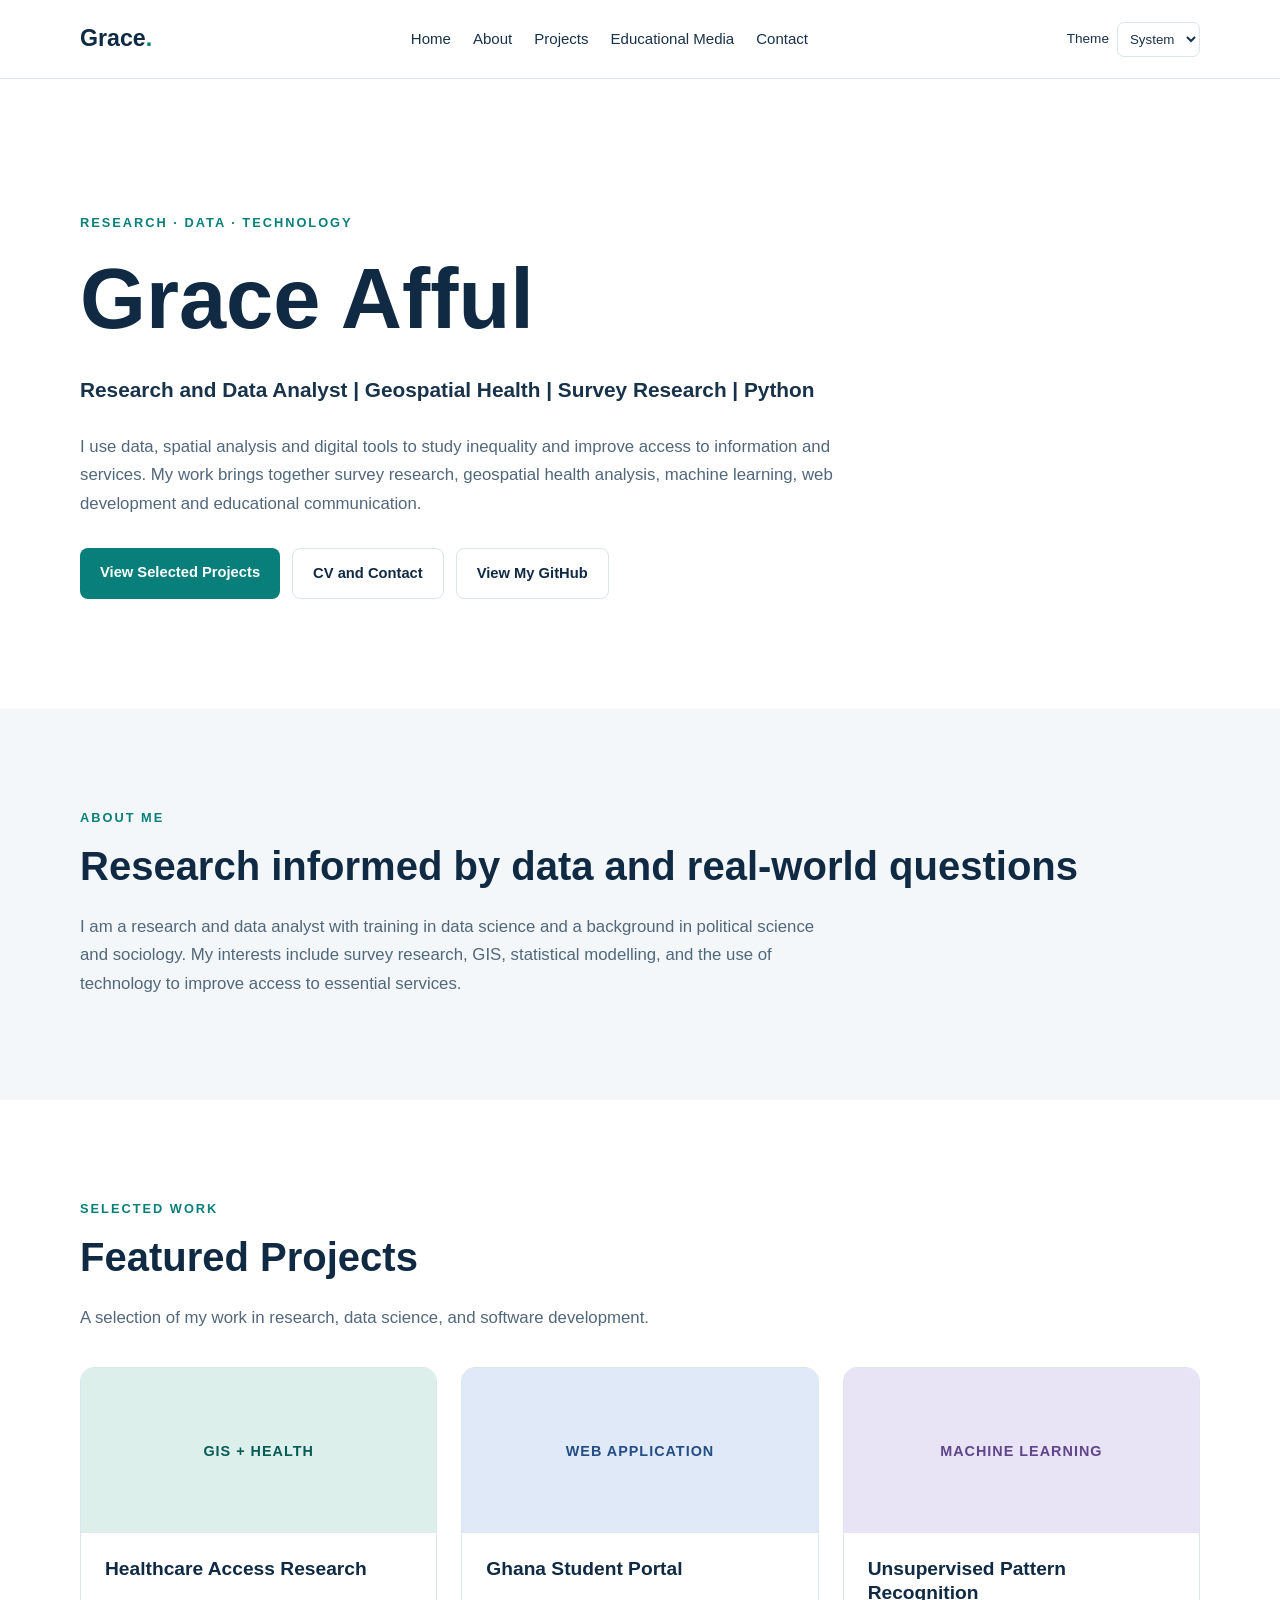
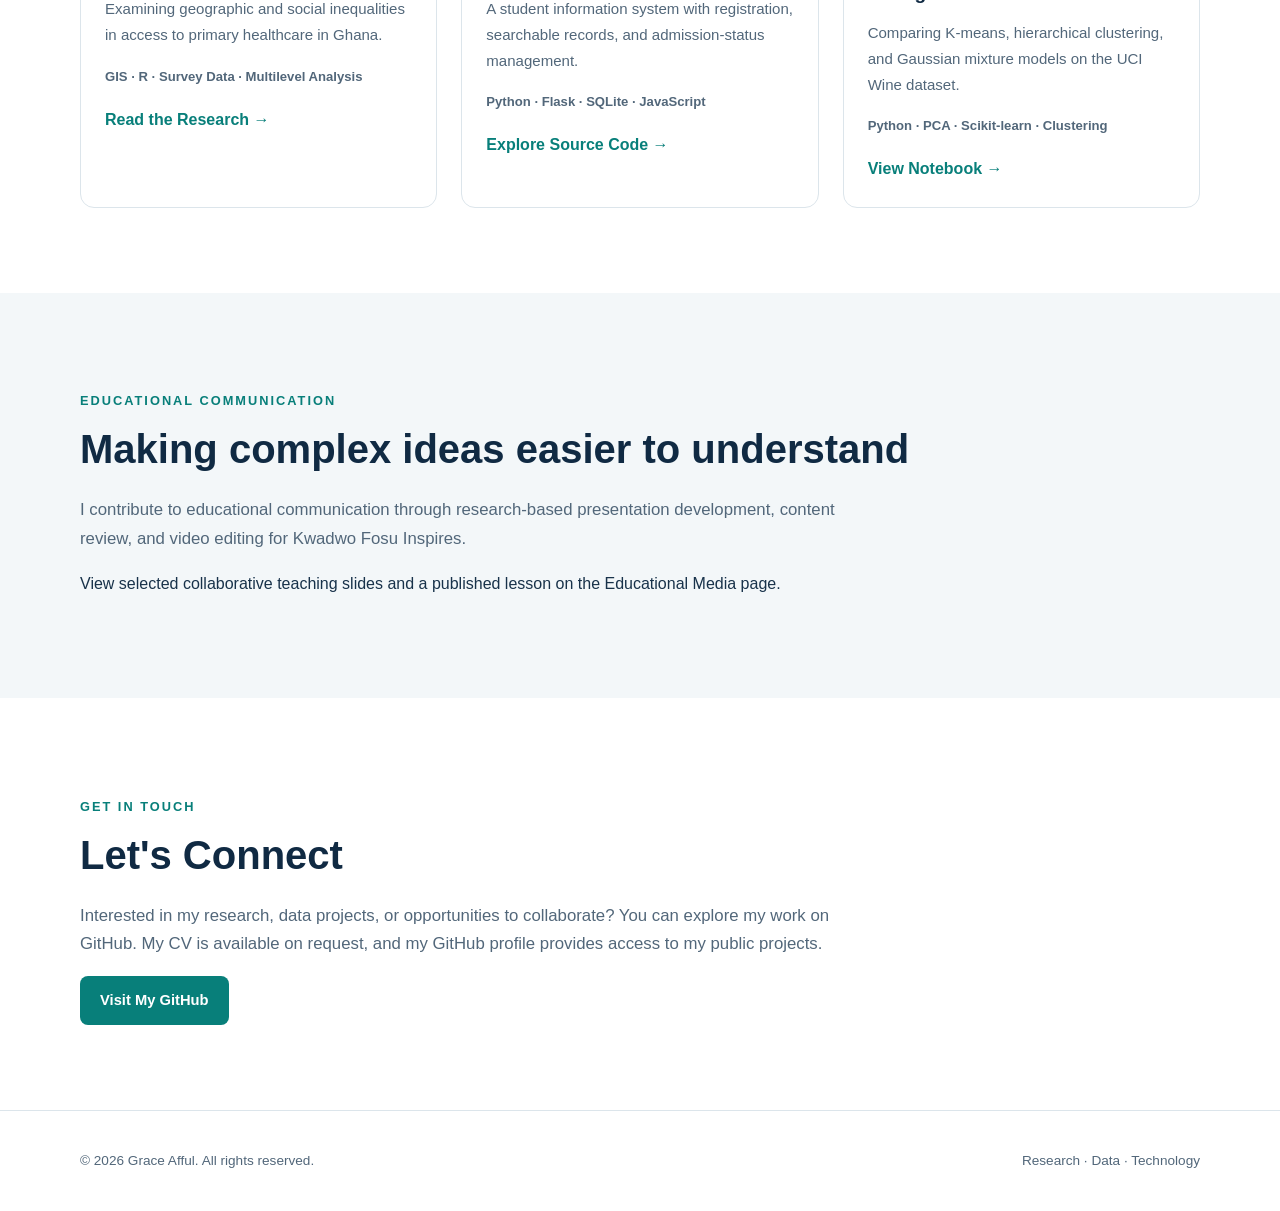
<file: index.html>
<!DOCTYPE html>

<html lang="en">
<head>
<meta charset="utf-8"/>
<meta content="width=device-width, initial-scale=1.0" name="viewport"/>
<meta content="Grace Afful's research and data portfolio, featuring geospatial health, survey research, machine learning, and web development." name="description"/>
<title>Grace Afful | Research and Data Portfolio</title>
<script>
    (function () {
      const saved = localStorage.getItem("portfolio-theme") || "system";
      const dark = window.matchMedia("(prefers-color-scheme: dark)").matches;
      document.documentElement.dataset.theme =
        saved === "system" ? (dark ? "dark" : "light") : saved;
    })();
  </script>
<link href="css/style.css" rel="stylesheet"/>
<script defer="" src="js/main.js"></script>
</head>
<body>
<a class="skip-link" href="#main">Skip to main content</a>
<header class="site-header">
<div class="container header-content">
<a class="logo" href="index.html">Grace<span>.</span></a>
<button aria-controls="main-navigation" aria-expanded="false" aria-label="Open navigation" class="menu-toggle" id="menu-toggle" type="button">
        ☰
      </button>
<nav aria-label="Main navigation" class="navigation" id="main-navigation">
<a aria-current="page" href="#home">Home</a>
<a href="about.html">About</a>
<a href="projects.html">Projects</a>
<a href="educational-media.html">Educational Media</a>
<a href="contact.html">Contact</a>
</nav>
<div class="theme-control">
<label for="theme-select">Theme</label>
<select aria-label="Choose website theme" id="theme-select">
<option value="system">System</option>
<option value="light">Light</option>
<option value="dark">Dark</option>
</select>
</div>
</div>
</header>
<main id="main">
<section class="hero section" id="home">
<div class="container">
<p class="eyebrow">RESEARCH · DATA · TECHNOLOGY</p>
<h1>Grace Afful</h1>
<p class="professional-title">
          Research and Data Analyst | Geospatial Health |
          Survey Research | Python
        </p>
<p class="hero-description">
          I use data, spatial analysis and digital tools to study
          inequality and improve access to information and services.
          My work brings together survey research, geospatial health
          analysis, machine learning, web development and
          educational communication.
        </p>
<div class="button-group">
<a class="button primary" href="#projects">View Selected Projects</a>
<a class="button secondary" href="contact.html">
            CV and Contact
          </a>
<a class="button secondary" href="https://github.com/GRACE-AFFUL" rel="noopener noreferrer" target="_blank">
            View My GitHub
          </a>
</div>
</div>
</section>
<section class="section section-muted" id="about">
<div class="container">
<p class="eyebrow">ABOUT ME</p>
<h2>Research informed by data and real-world questions</h2>
<p class="section-intro">
          I am a research and data analyst with training in data science
          and a background in political science and sociology.
          My interests include survey research, GIS, statistical
          modelling, and the use of technology to improve access
          to essential services.
        </p>
</div>
</section>
<section class="section" id="projects">
<div class="container">
<p class="eyebrow">SELECTED WORK</p>
<h2>Featured Projects</h2>
<p class="section-intro">
          A selection of my work in research, data science,
          and software development.
        </p>
<div class="project-grid">
<article class="project-card">
<div aria-hidden="true" class="project-visual visual-health">
<span>GIS + HEALTH</span>
</div>
<div class="project-content">
<h3>Healthcare Access Research</h3>
<p>
                Examining geographic and social inequalities
                in access to primary healthcare in Ghana.
              </p>
<p class="tools">GIS · R · Survey Data · Multilevel Analysis</p>

<a href="healthcare-access.html">Read the Research →</a></div>
</article>
<article class="project-card">
<div aria-hidden="true" class="project-visual visual-portal">
<span>WEB APPLICATION</span>
</div>
<div class="project-content">
<h3>Ghana Student Portal</h3>
<p>
                A student information system with registration,
                searchable records, and admission-status management.
              </p>
<p class="tools">Python · Flask · SQLite · JavaScript</p>
<a href="https://github.com/GRACE-AFFUL/Ghana-Student-Portal" rel="noopener noreferrer" target="_blank">
                Explore Source Code →
              </a>
</div>
</article>
<article class="project-card">
<div aria-hidden="true" class="project-visual visual-ml">
<span>MACHINE LEARNING</span>
</div>
<div class="project-content">
<h3>Unsupervised Pattern Recognition</h3>
<p>
                Comparing K-means, hierarchical clustering,
                and Gaussian mixture models on the UCI Wine dataset.
              </p>
<p class="tools">Python · PCA · Scikit-learn · Clustering</p>
<a href="https://github.com/GRACE-AFFUL/Unsupervised-Wine-Clustering" rel="noopener noreferrer" target="_blank">
                View Notebook →
              </a>
</div>
</article>
</div>
</div>
</section>
<section class="section section-muted" id="media">
<div class="container">
<p class="eyebrow">EDUCATIONAL COMMUNICATION</p>
<h2>Making complex ideas easier to understand</h2>
<p class="section-intro">
          I contribute to educational communication through
          research-based presentation development, content review,
          and video editing for Kwadwo Fosu Inspires.
        </p>
<p>
          View selected collaborative teaching slides and a published lesson on the Educational Media page.
        </p>
</div>
</section>
<section class="section" id="contact">
<div class="container">
<p class="eyebrow">GET IN TOUCH</p>
<h2>Let's Connect</h2>
<p class="section-intro">
          Interested in my research, data projects, or opportunities
          to collaborate? You can explore my work on GitHub.
          My CV is available on request, and my GitHub profile provides access to my public projects.
        </p>
<a class="button primary" href="https://github.com/GRACE-AFFUL" rel="noopener noreferrer" target="_blank">
          Visit My GitHub
        </a>
</div>
</section>
</main>
<footer class="site-footer">
<div class="container footer-content">
<p>© <span id="year"></span> Grace Afful. All rights reserved.</p>
<p>Research · Data · Technology</p>
</div>
</footer>
</body>
</html>
</file>
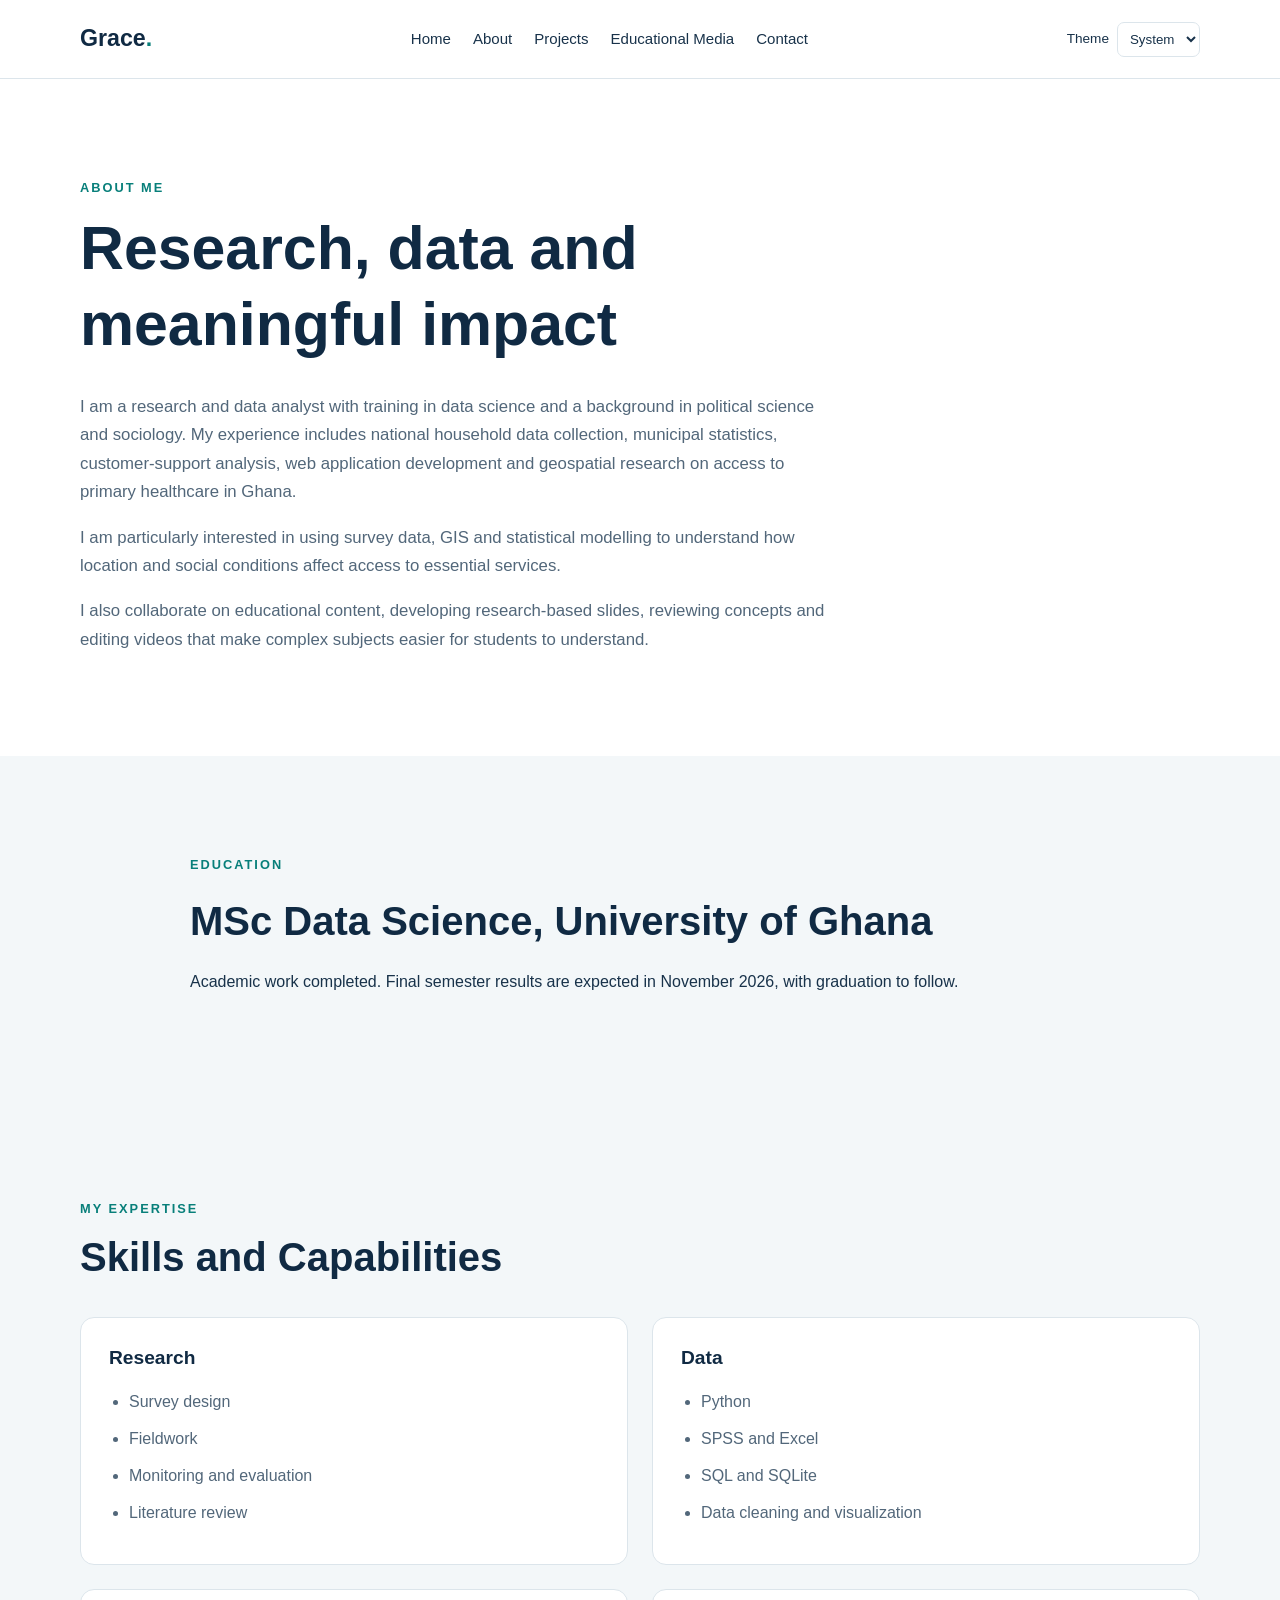
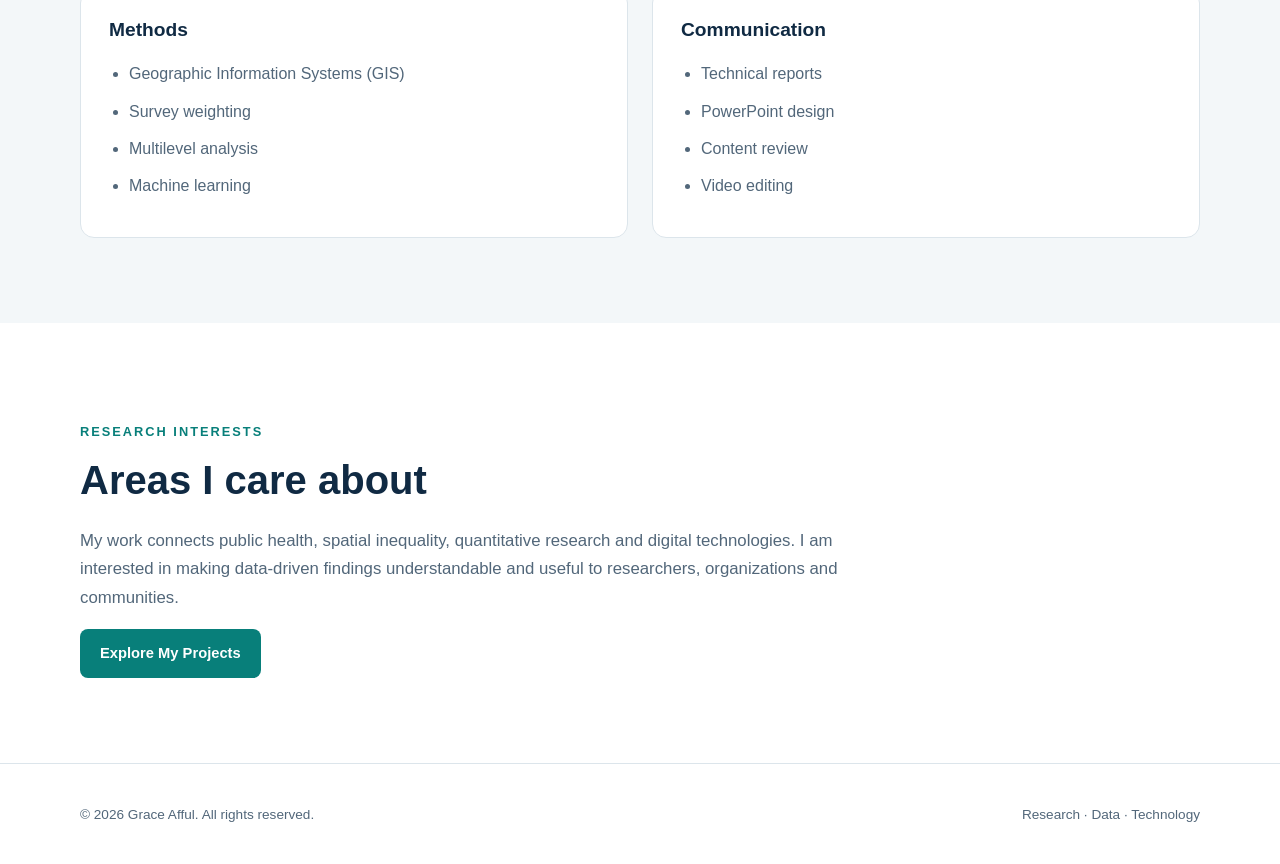
<file: about.html>
<!DOCTYPE html>

<html lang="en">
<head>
<meta charset="utf-8"/>
<meta content="width=device-width, initial-scale=1.0" name="viewport"/>
<meta content="Learn about Grace Afful's background, research interests, technical skills, and approach to data analysis." name="description"/>
<title>About | Grace Afful</title>
<script>
    (function () {
      const saved = localStorage.getItem("portfolio-theme") || "system";
      const dark = window.matchMedia("(prefers-color-scheme: dark)").matches;
      document.documentElement.dataset.theme =
        saved === "dark" || saved === "light"
          ? saved
          : dark ? "dark" : "light";
    })();
  </script>
<link href="css/style.css" rel="stylesheet"/>
<script defer="" src="js/main.js"></script>
</head>
<body>
<a class="skip-link" href="#main">Skip to main content</a>
<header class="site-header">
<div class="container header-content">
<a class="logo" href="index.html">Grace<span>.</span></a>
<button aria-controls="main-navigation" aria-expanded="false" aria-label="Open navigation" class="menu-toggle" id="menu-toggle" type="button">
        ☰
      </button>
<nav aria-label="Main navigation" class="navigation" id="main-navigation">
<a href="index.html">Home</a>
<a aria-current="page" href="about.html">About</a>
<a href="projects.html">Projects</a>
<a href="educational-media.html">Educational Media</a>
<a href="contact.html">Contact</a>
</nav>
<div class="theme-control">
<label for="theme-select">Theme</label>
<select aria-label="Choose website theme" id="theme-select">
<option value="system">System</option>
<option value="light">Light</option>
<option value="dark">Dark</option>
</select>
</div>
</div>
</header>
<main id="main">
<section class="section">
<div class="container">
<p class="eyebrow">ABOUT ME</p>
<h1 class="page-title">Research, data and meaningful impact</h1>
<p class="section-intro">
          I am a research and data analyst with training in data
          science and a background in political science and sociology.
          My experience includes national household data collection,
          municipal statistics, customer-support analysis, web
          application development and geospatial research on access
          to primary healthcare in Ghana.
        </p>
<p class="section-intro">
          I am particularly interested in using survey data, GIS
          and statistical modelling to understand how location and
          social conditions affect access to essential services.
        </p>
<p class="section-intro">
          I also collaborate on educational content, developing
          research-based slides, reviewing concepts and editing
          videos that make complex subjects easier for students
          to understand.
        </p>
</div>
</section>
<section aria-labelledby="education-heading" class="section section-muted">
<div class="container research-container">
<p class="eyebrow">EDUCATION</p>
<h2 id="education-heading">MSc Data Science, University of Ghana</h2>
<p>
          Academic work completed. Final semester results are expected
          in November 2026, with graduation to follow.
        </p>
</div>
</section>
<section class="section section-muted">
<div class="container">
<p class="eyebrow">MY EXPERTISE</p>
<h2>Skills and Capabilities</h2>
<div class="skills-grid">
<article class="skill-card">
<h3>Research</h3>
<ul>
<li>Survey design</li>
<li>Fieldwork</li>
<li>Monitoring and evaluation</li>
<li>Literature review</li>
</ul>
</article>
<article class="skill-card">
<h3>Data</h3>
<ul>
<li>Python</li>
<li>SPSS and Excel</li>
<li>SQL and SQLite</li>
<li>Data cleaning and visualization</li>
</ul>
</article>
<article class="skill-card">
<h3>Methods</h3>
<ul>
<li>Geographic Information Systems (GIS)</li>
<li>Survey weighting</li>
<li>Multilevel analysis</li>
<li>Machine learning</li>
</ul>
</article>
<article class="skill-card">
<h3>Communication</h3>
<ul>
<li>Technical reports</li>
<li>PowerPoint design</li>
<li>Content review</li>
<li>Video editing</li>
</ul>
</article>
</div>
</div>
</section>
<section class="section">
<div class="container">
<p class="eyebrow">RESEARCH INTERESTS</p>
<h2>Areas I care about</h2>
<p class="section-intro">
          My work connects public health, spatial inequality,
          quantitative research and digital technologies.
          I am interested in making data-driven findings
          understandable and useful to researchers, organizations
          and communities.
        </p>
<a class="button primary" href="projects.html">
          Explore My Projects
        </a>
</div>
</section>
</main>
<footer class="site-footer">
<div class="container footer-content">
<p>© <span id="year"></span> Grace Afful. All rights reserved.</p>
<p>Research · Data · Technology</p>
</div>
</footer>
</body>
</html>
</file>
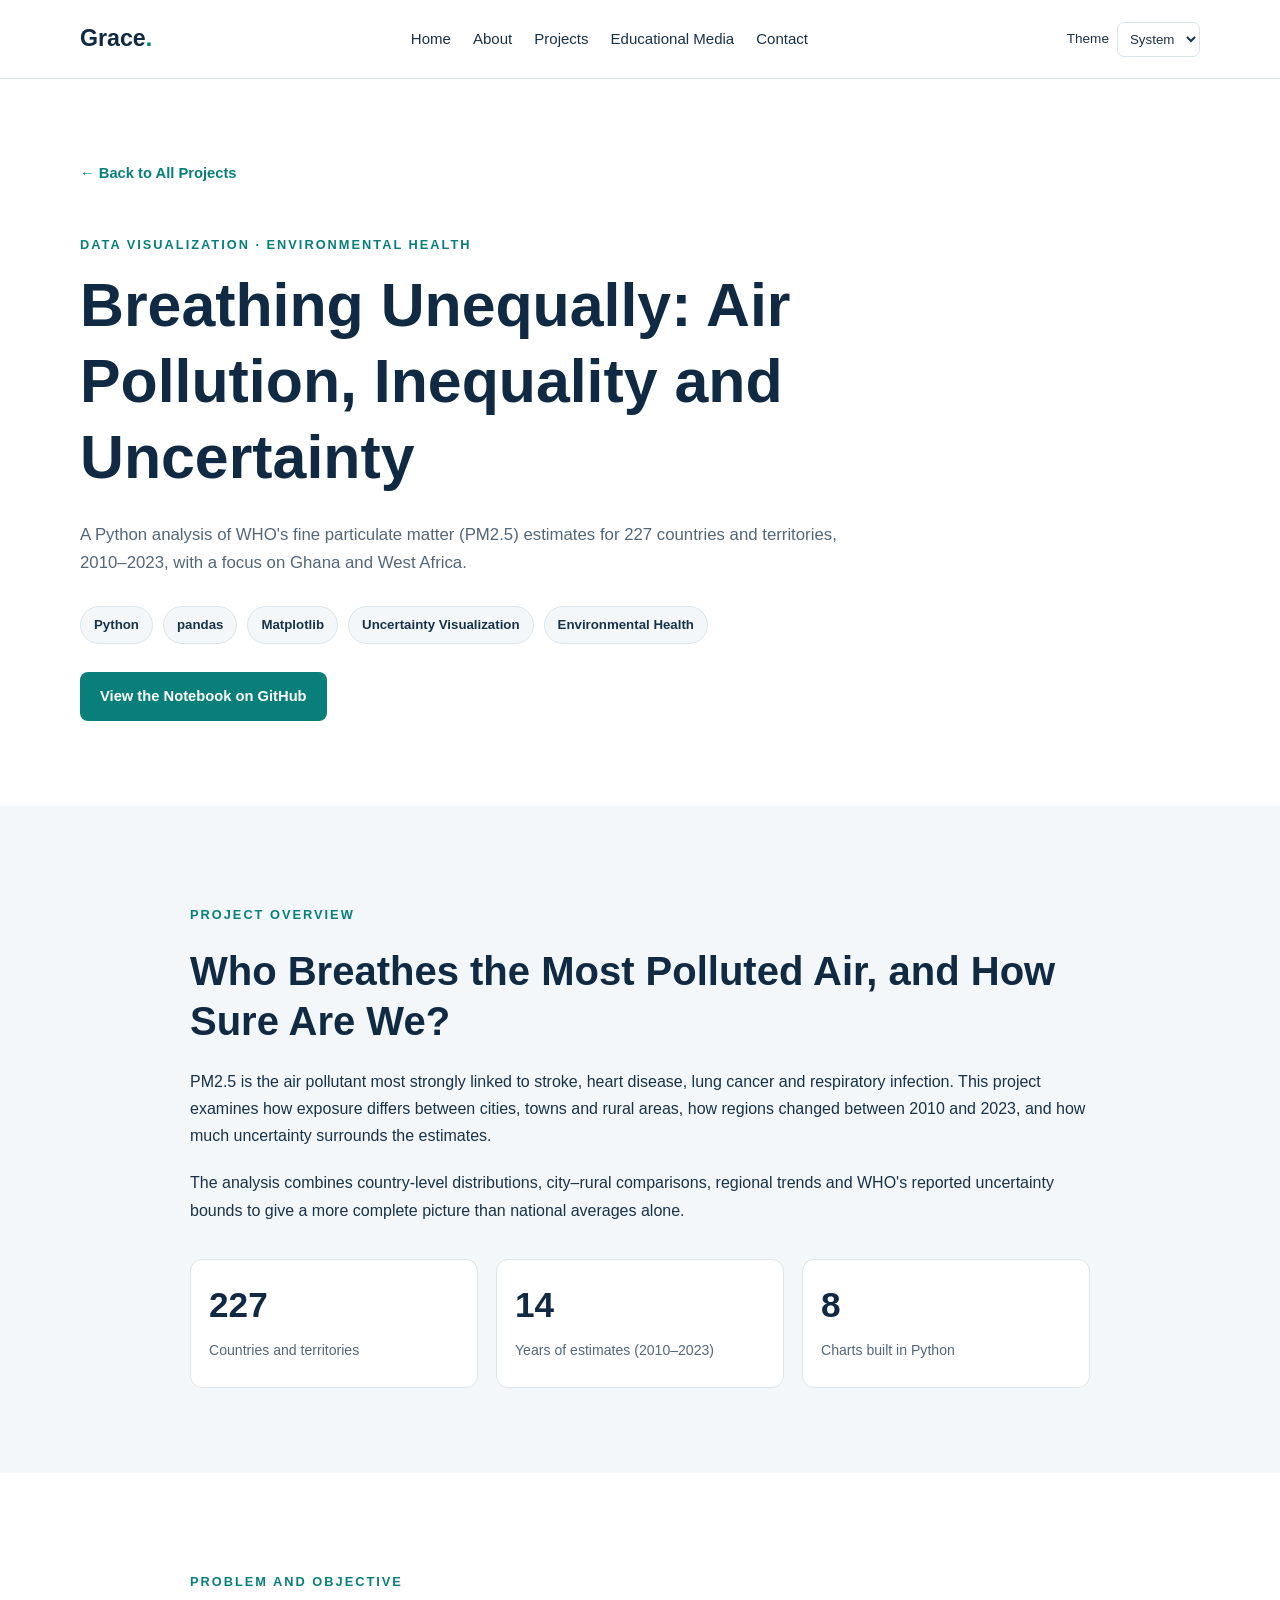
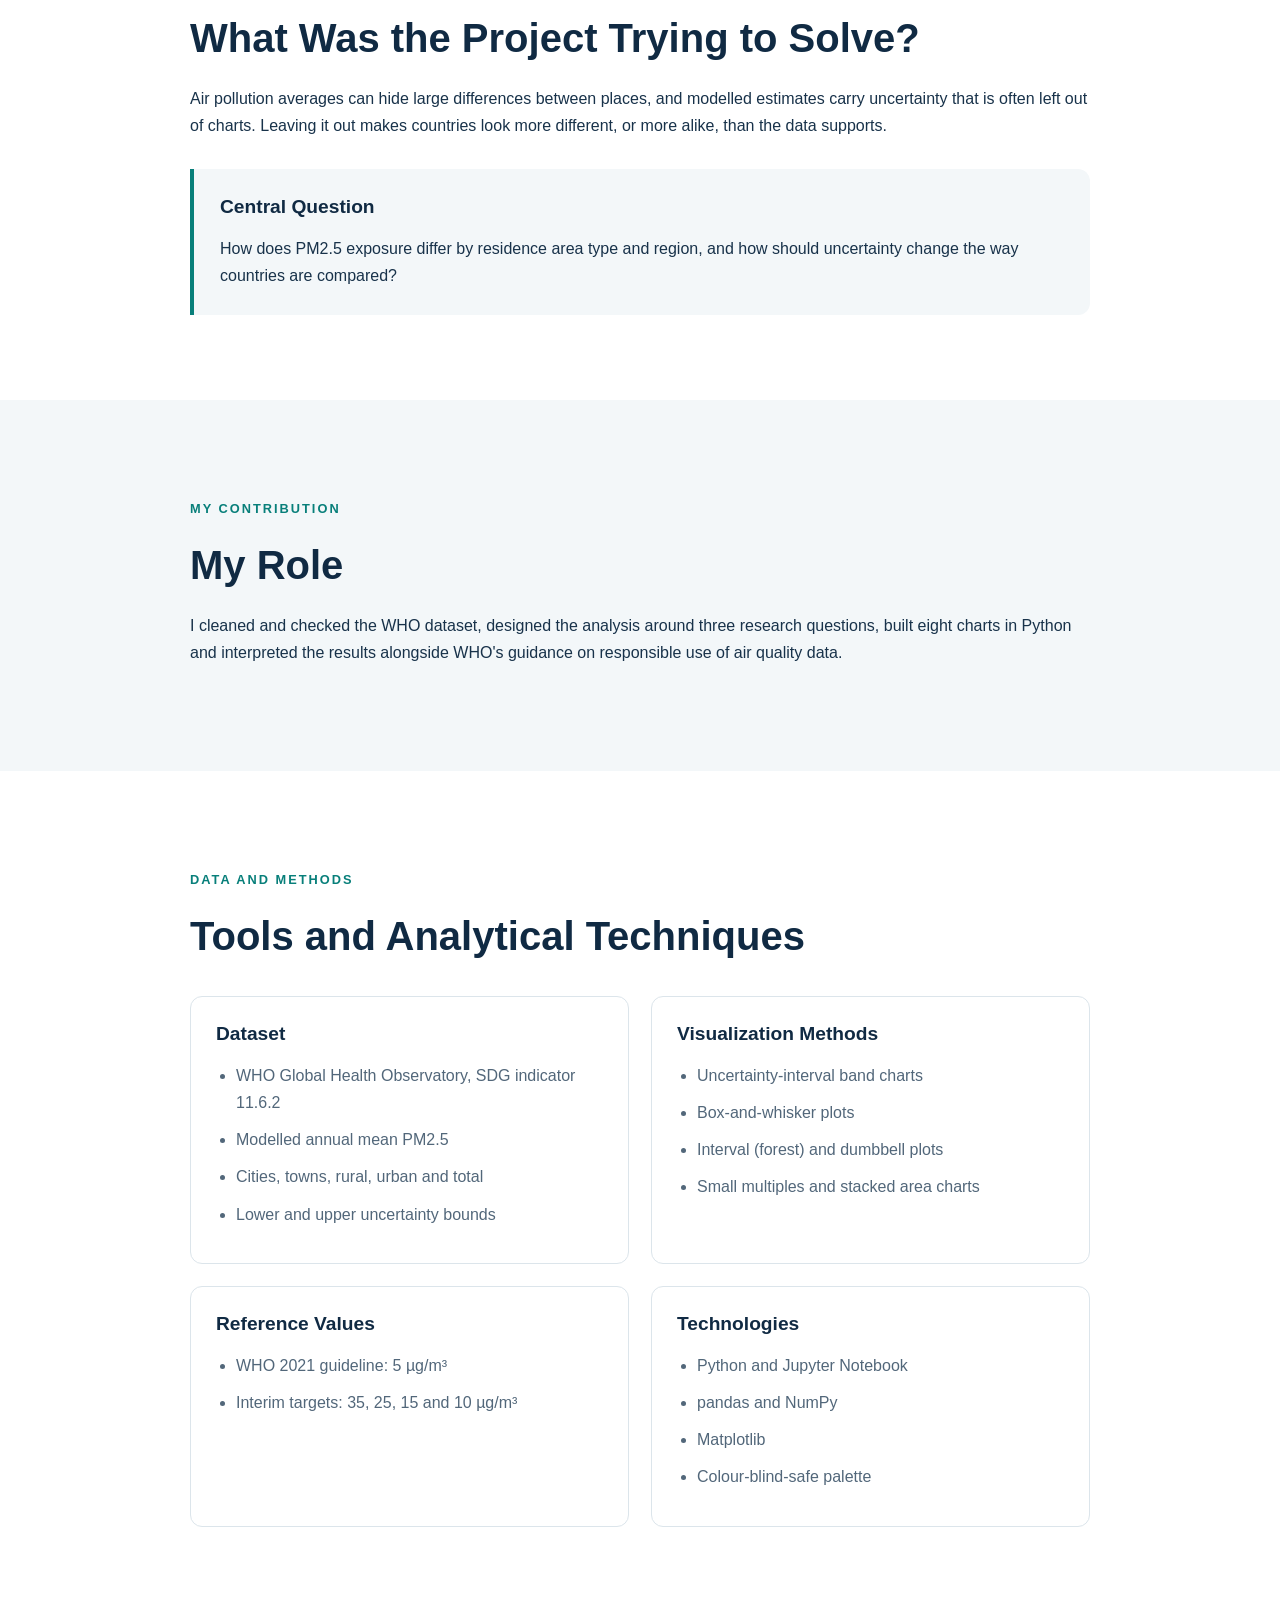
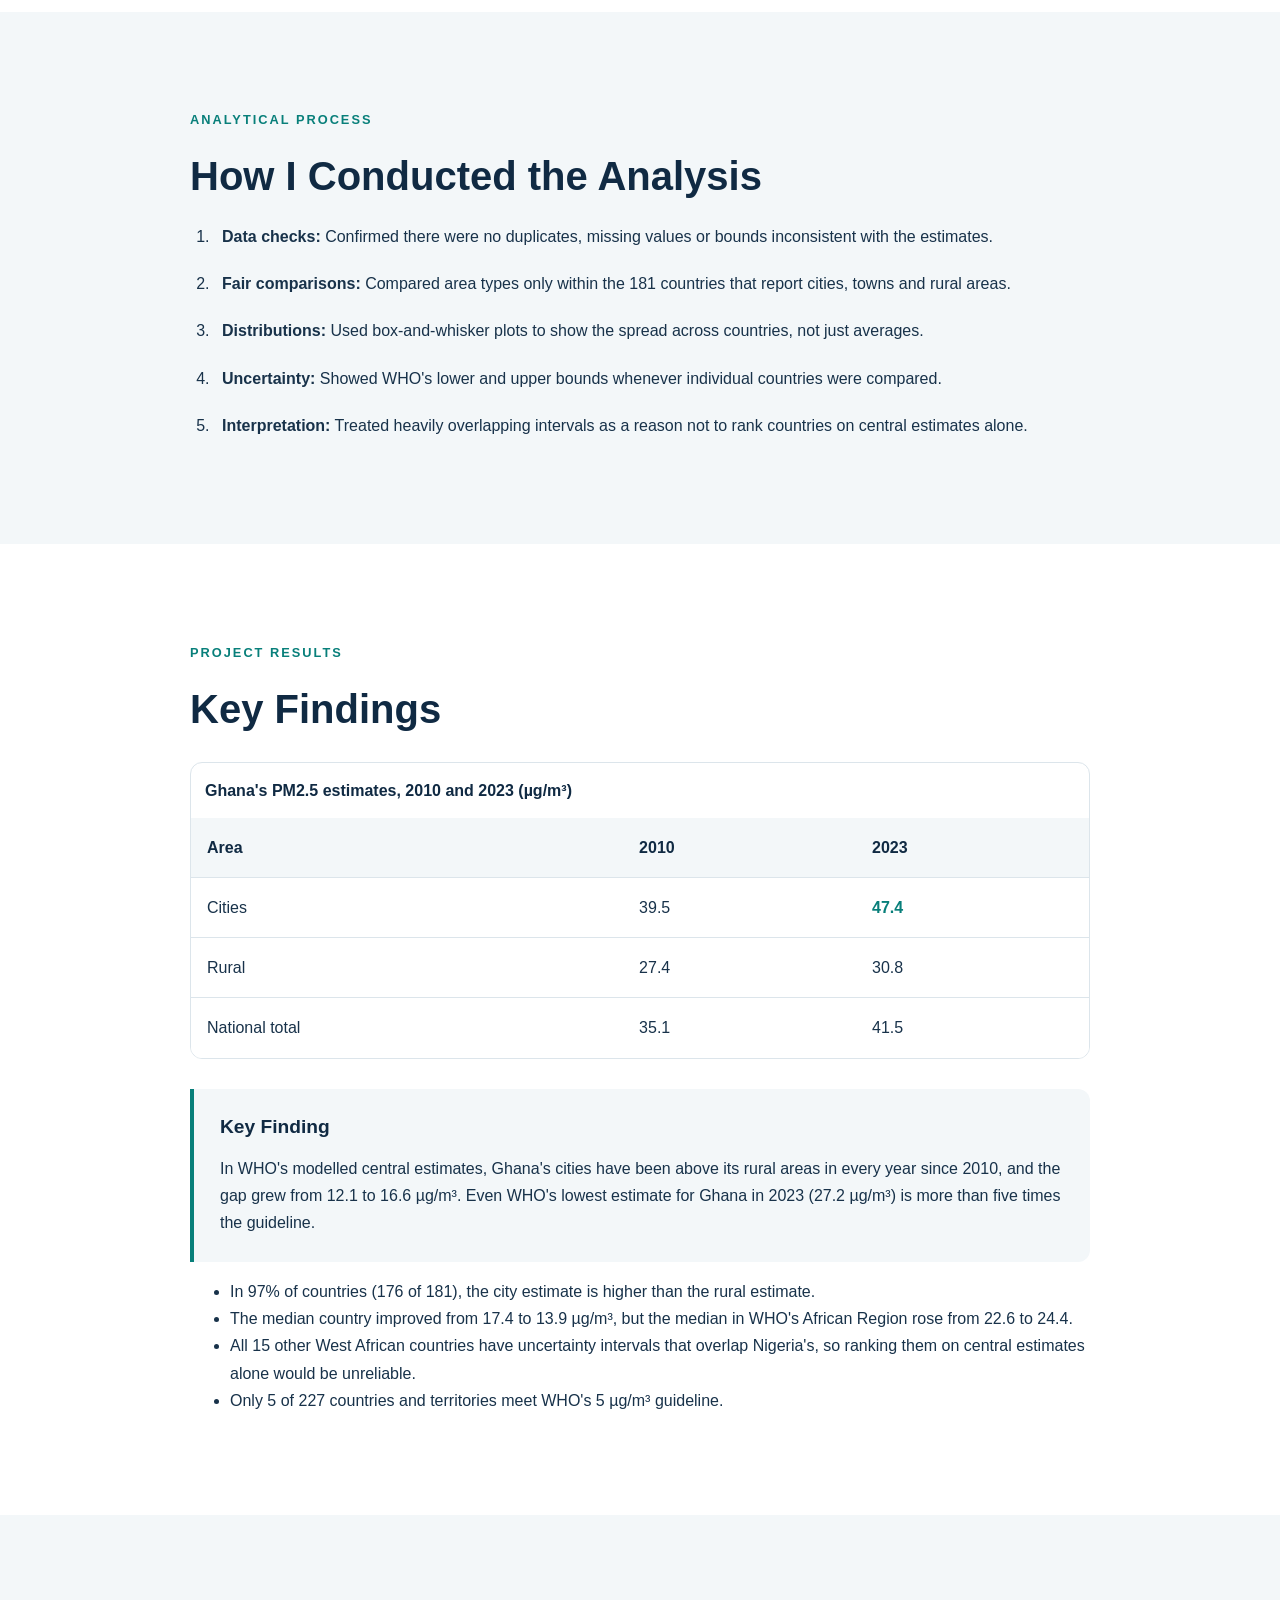
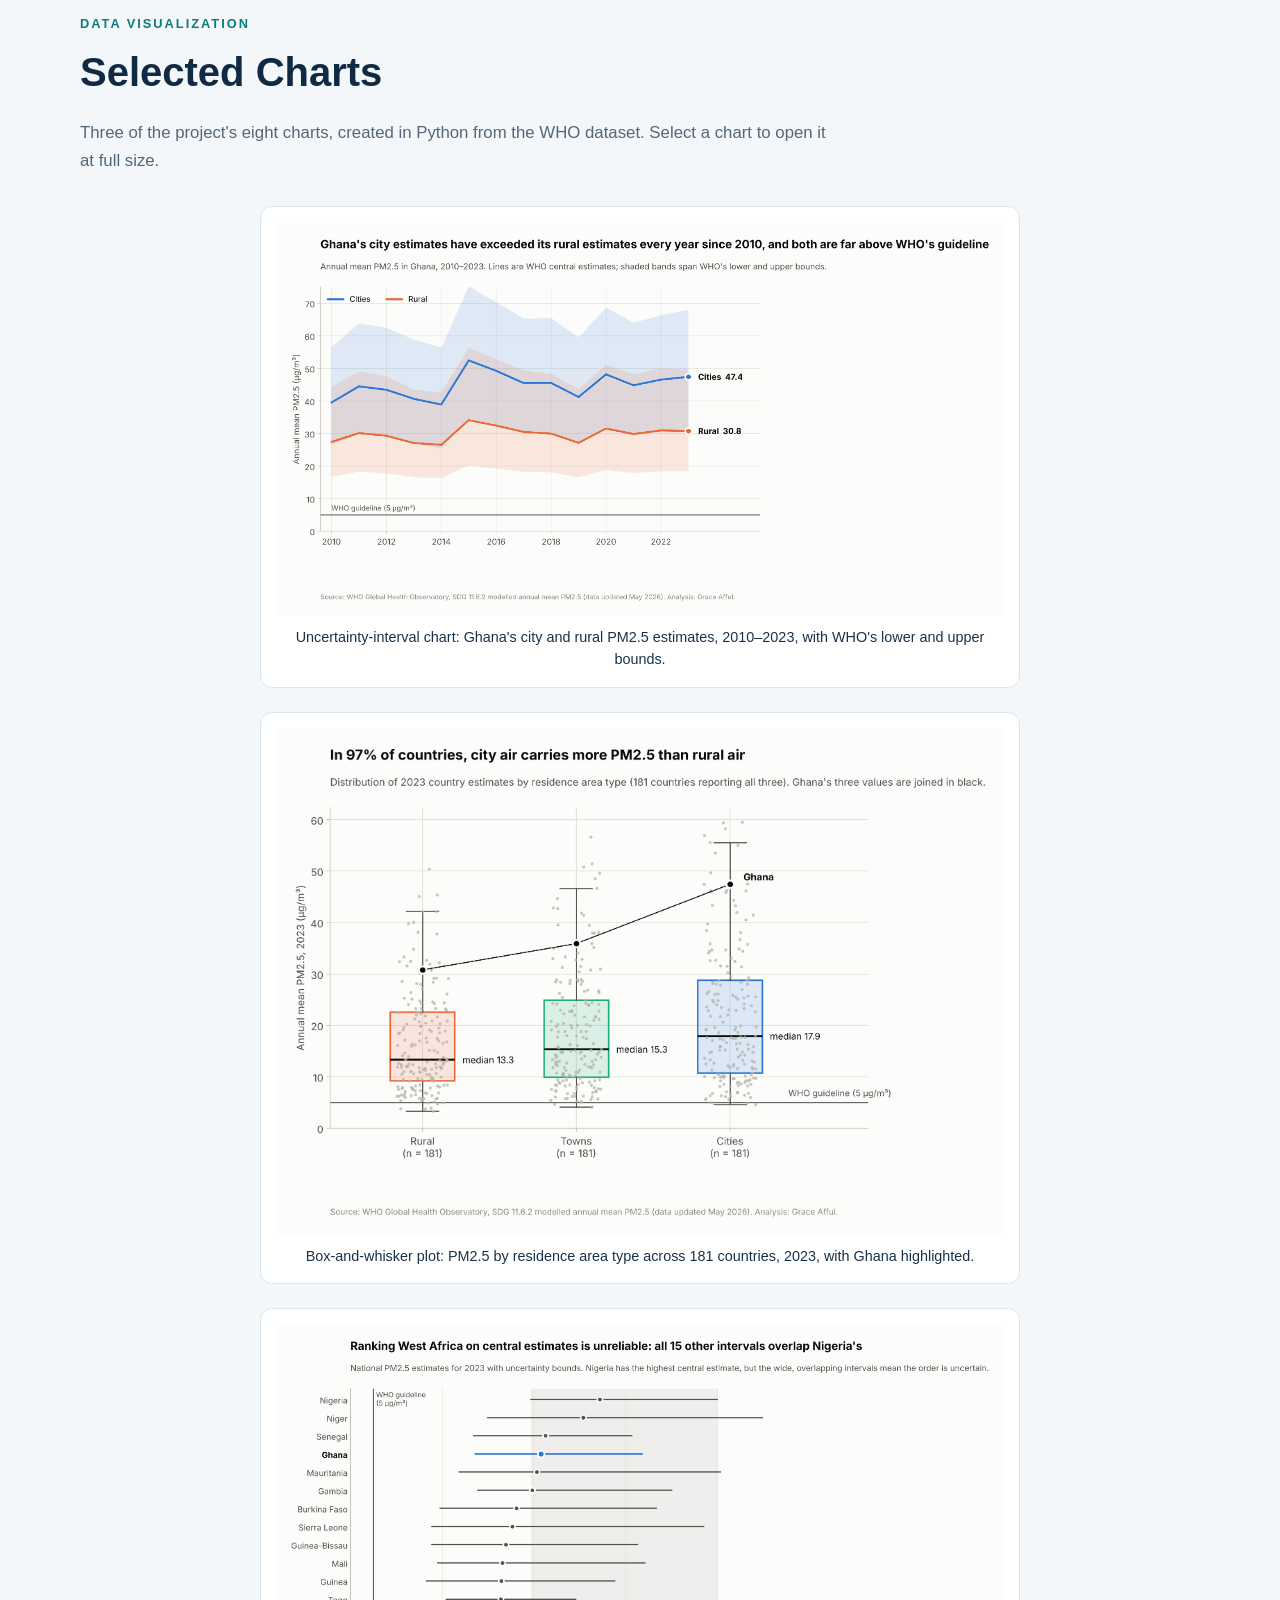
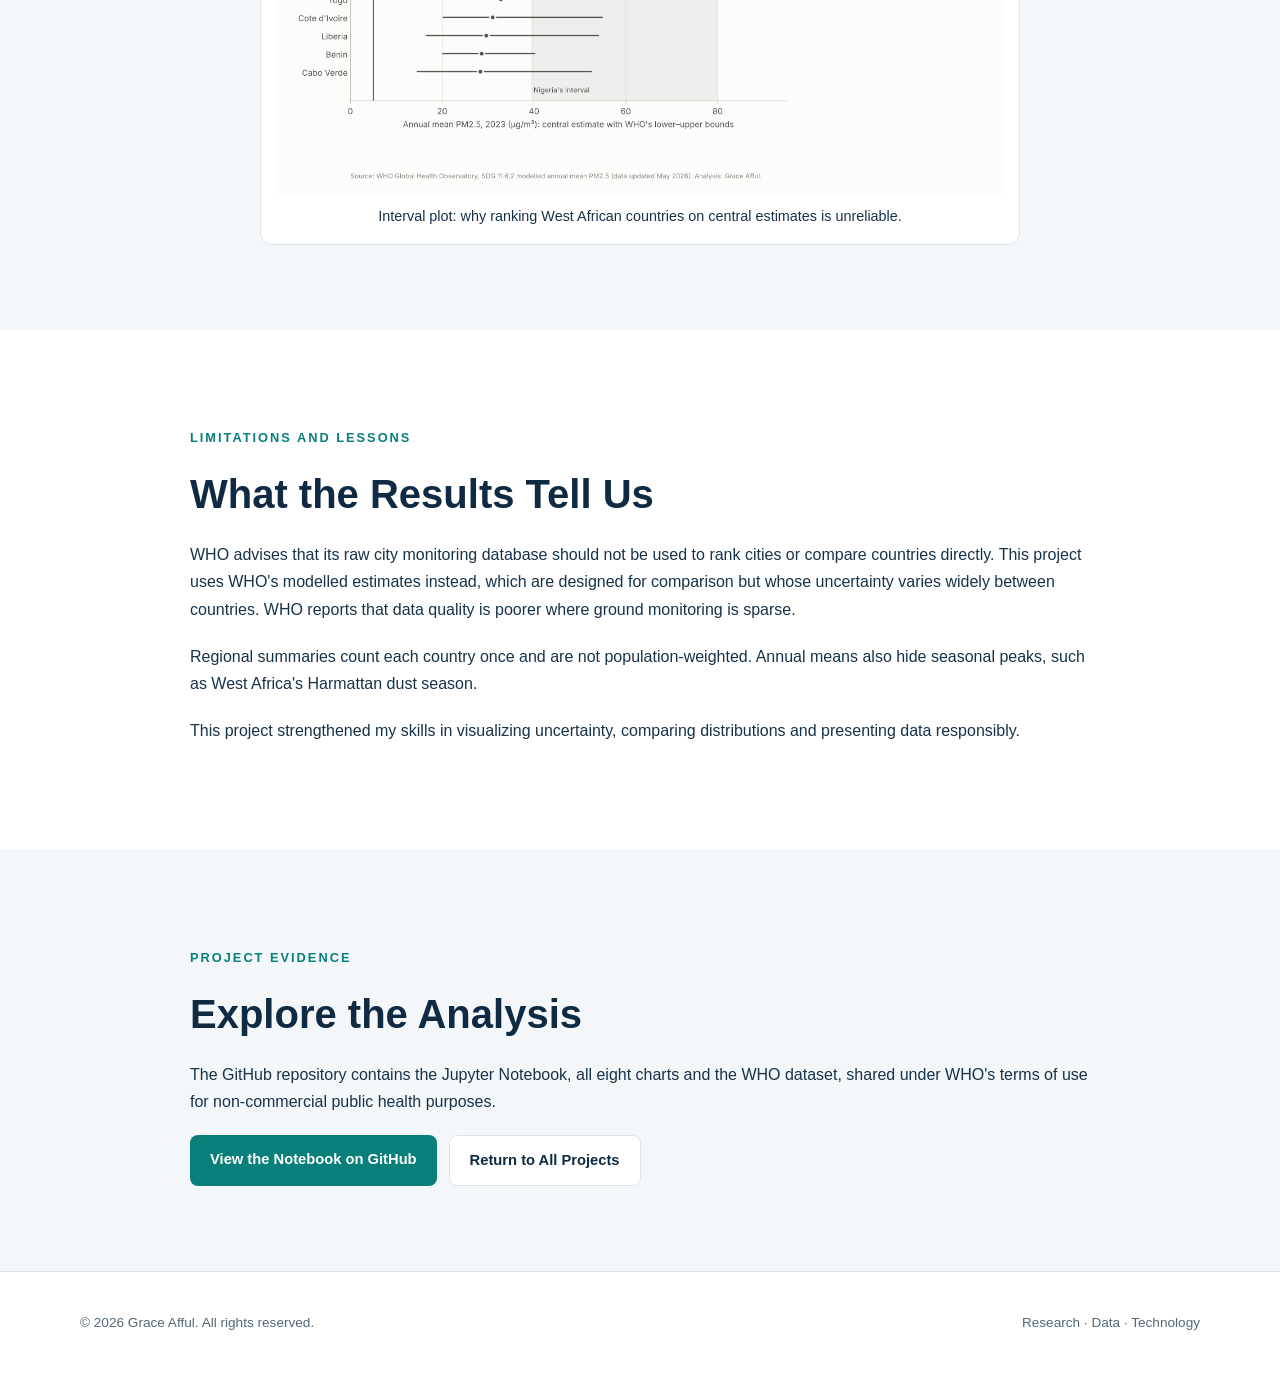
<file: air-quality.html>
<!DOCTYPE html>

<html lang="en">
<head>
<meta charset="utf-8"/>
<meta content="width=device-width, initial-scale=1.0" name="viewport"/>
<meta content="Grace Afful's Python analysis of WHO PM2.5 air pollution estimates, focusing on urban-rural inequality and uncertainty in Ghana and West Africa." name="description"/>
<title>Air Quality Inequality and Uncertainty | Grace Afful</title>
<script>
    (function () {
      const saved = localStorage.getItem("portfolio-theme") || "system";
      const dark = window.matchMedia("(prefers-color-scheme: dark)").matches;
      document.documentElement.dataset.theme =
        saved === "light" || saved === "dark"
          ? saved
          : dark ? "dark" : "light";
    })();
  </script>
<link href="css/style.css" rel="stylesheet"/>
<script defer="" src="js/main.js"></script>
</head>
<body>
<a class="skip-link" href="#main">Skip to main content</a>
<header class="site-header">
<div class="container header-content">
<a class="logo" href="index.html">Grace<span>.</span></a>
<button aria-controls="main-navigation" aria-expanded="false" aria-label="Open navigation" class="menu-toggle" id="menu-toggle" type="button">
        ☰
      </button>
<nav aria-label="Main navigation" class="navigation" id="main-navigation">
<a href="index.html">Home</a>
<a href="about.html">About</a>
<a aria-current="page" href="projects.html">Projects</a>
<a href="educational-media.html">Educational Media</a>
<a href="contact.html">Contact</a>
</nav>
<div class="theme-control">
<label for="theme-select">Theme</label>
<select aria-label="Choose website theme" id="theme-select">
<option value="system">System</option>
<option value="light">Light</option>
<option value="dark">Dark</option>
</select>
</div>
</div>
</header>
<main id="main">
<!-- Project introduction -->
<section class="section research-hero">
<div class="container">
<a class="back-link" href="projects.html">
          ← Back to All Projects
        </a>
<p class="eyebrow">DATA VISUALIZATION · ENVIRONMENTAL HEALTH</p>
<h1 class="research-title">
          Breathing Unequally: Air Pollution, Inequality and Uncertainty
        </h1>
<p class="section-intro">
          A Python analysis of WHO's fine particulate matter (PM2.5)
          estimates for 227 countries and territories, 2010–2023,
          with a focus on Ghana and West Africa.
        </p>
<div class="research-tags">
<span>Python</span>
<span>pandas</span>
<span>Matplotlib</span>
<span>Uncertainty Visualization</span>
<span>Environmental Health</span>
</div>
<a class="button primary" href="https://github.com/GRACE-AFFUL/pm25-air-quality-inequality" rel="noopener noreferrer" target="_blank">
          View the Notebook on GitHub
        </a>
</div>
</section>
<!-- Overview -->
<section class="section section-muted">
<div class="container research-container">
<p class="eyebrow">PROJECT OVERVIEW</p>
<h2>Who Breathes the Most Polluted Air, and How Sure Are We?</h2>
<p>
          PM2.5 is the air pollutant most strongly linked to stroke,
          heart disease, lung cancer and respiratory infection.
          This project examines how exposure differs between cities,
          towns and rural areas, how regions changed between 2010
          and 2023, and how much uncertainty surrounds the estimates.
        </p>
<p>
          The analysis combines country-level distributions, city–rural comparisons, regional trends and WHO's reported uncertainty bounds to give a more complete picture than national averages alone.
        </p>
<div class="research-stats">
<div class="research-stat">
<strong>227</strong>
<span>Countries and territories</span>
</div>
<div class="research-stat">
<strong>14</strong>
<span>Years of estimates (2010–2023)</span>
</div>
<div class="research-stat">
<strong>8</strong>
<span>Charts built in Python</span>
</div>
</div>
</div>
</section>
<!-- Research problem -->
<section class="section">
<div class="container research-container">
<p class="eyebrow">PROBLEM AND OBJECTIVE</p>
<h2>What Was the Project Trying to Solve?</h2>
<p>
          Air pollution averages can hide large differences between
          places, and modelled estimates carry uncertainty that is
          often left out of charts. Leaving it out makes countries
          look more different, or more alike, than the data supports.
        </p>
<div class="research-highlight">
<h3>Central Question</h3>
<p>
            How does PM2.5 exposure differ by residence area type and
            region, and how should uncertainty change the way countries
            are compared?
          </p>
</div>
</div>
</section>
<!-- My role -->
<section class="section section-muted">
<div class="container research-container">
<p class="eyebrow">MY CONTRIBUTION</p>
<h2>My Role</h2>
<p>
          I cleaned and checked the WHO dataset, designed the analysis
          around three research questions, built eight charts in Python
          and interpreted the results alongside WHO's guidance on
          responsible use of air quality data.
        </p>
</div>
</section>
<!-- Data and tools -->
<section class="section">
<div class="container research-container">
<p class="eyebrow">DATA AND METHODS</p>
<h2>Tools and Analytical Techniques</h2>
<div class="research-method-grid">
<article class="research-method-card">
<h3>Dataset</h3>
<ul>
<li>WHO Global Health Observatory, SDG indicator 11.6.2</li>
<li>Modelled annual mean PM2.5</li>
<li>Cities, towns, rural, urban and total</li>
<li>Lower and upper uncertainty bounds</li>
</ul>
</article>
<article class="research-method-card">
<h3>Visualization Methods</h3>
<ul>
<li>Uncertainty-interval band charts</li>
<li>Box-and-whisker plots</li>
<li>Interval (forest) and dumbbell plots</li>
<li>Small multiples and stacked area charts</li>
</ul>
</article>
<article class="research-method-card">
<h3>Reference Values</h3>
<ul>
<li>WHO 2021 guideline: 5 µg/m³</li>
<li>Interim targets: 35, 25, 15 and 10 µg/m³</li>
</ul>
</article>
<article class="research-method-card">
<h3>Technologies</h3>
<ul>
<li>Python and Jupyter Notebook</li>
<li>pandas and NumPy</li>
<li>Matplotlib</li>
<li>Colour-blind-safe palette</li>
</ul>
</article>
</div>
</div>
</section>
<!-- Process -->
<section class="section section-muted">
<div class="container research-container">
<p class="eyebrow">ANALYTICAL PROCESS</p>
<h2>How I Conducted the Analysis</h2>
<ol class="research-process">
<li>
<strong>Data checks:</strong>
            Confirmed there were no duplicates, missing values or
            bounds inconsistent with the estimates.
          </li>
<li>
<strong>Fair comparisons:</strong>
            Compared area types only within the 181 countries that
            report cities, towns and rural areas.
          </li>
<li>
<strong>Distributions:</strong>
            Used box-and-whisker plots to show the spread across
            countries, not just averages.
          </li>
<li>
<strong>Uncertainty:</strong>
            Showed WHO's lower and upper bounds whenever individual
            countries were compared.
          </li>
<li>
<strong>Interpretation:</strong> Treated heavily overlapping intervals as a reason not to rank countries on central estimates alone.
          </li>
</ol>
</div>
</section>
<!-- Results -->
<section class="section">
<div class="container research-container">
<p class="eyebrow">PROJECT RESULTS</p>
<h2>Key Findings</h2>
<div class="results-table-wrapper">
<table class="results-table">
<caption>
              Ghana's PM2.5 estimates, 2010 and 2023 (µg/m³)
            </caption>
<thead>
<tr>
<th scope="col">Area</th>
<th scope="col">2010</th>
<th scope="col">2023</th>
</tr>
</thead>
<tbody>
<tr>
<td>Cities</td>
<td>39.5</td>
<td><strong>47.4</strong></td>
</tr>
<tr>
<td>Rural</td>
<td>27.4</td>
<td>30.8</td>
</tr>
<tr>
<td>National total</td>
<td>35.1</td>
<td>41.5</td>
</tr>
</tbody>
</table>
</div>
<div class="research-highlight">
<h3>Key Finding</h3>
<p>
            In WHO's modelled central estimates, Ghana's cities have been above its rural areas in every year since 2010, and the gap grew from 12.1 to 16.6 µg/m³. Even WHO's lowest estimate for Ghana
            in 2023 (27.2 µg/m³) is more than five times the guideline.
          </p>
</div>
<ul>
<li>In 97% of countries (176 of 181), the city estimate is higher than the rural estimate.</li>
<li>The median country improved from 17.4 to 13.9 µg/m³, but the
            median in WHO's African Region rose from 22.6 to 24.4.</li>
<li>All 15 other West African countries have uncertainty intervals that overlap Nigeria's, so ranking them on central estimates alone would be unreliable.</li>
<li>Only 5 of 227 countries and territories meet WHO's 5 µg/m³ guideline.</li>
</ul>
</div>
</section>
<!-- Figures -->
<section class="section section-muted">
<div class="container">
<p class="eyebrow">DATA VISUALIZATION</p>
<h2>Selected Charts</h2>
<p class="section-intro">
          Three of the project's eight charts, created in Python from the WHO dataset. Select a chart to open it at full size.
        </p>
<div class="research-figure-grid">
<figure class="research-evidence-figure"><a href="assets/images/pm25_ghana_cities_rural.png" target="_blank" rel="noopener"><img alt="Line chart with uncertainty bands: Ghana's city PM2.5 estimate rises from 39.5 in 2010 to 47.4 in 2023, staying above the rural estimate, which rises from 27.4 to 30.8. Both are far above the WHO guideline of 5." loading="lazy" src="assets/images/pm25_ghana_cities_rural.png"/></a><figcaption>Uncertainty-interval chart: Ghana's city and rural PM2.5 estimates, 2010–2023, with WHO's lower and upper bounds.</figcaption></figure>
<figure class="research-evidence-figure"><a href="assets/images/pm25_area_type_boxplot.png" target="_blank" rel="noopener"><img alt="Box-and-whisker plot of 2023 PM2.5 for 181 countries: medians are 13.3 for rural areas, 15.3 for towns and 17.9 for cities. Ghana is well above the median in all three." loading="lazy" src="assets/images/pm25_area_type_boxplot.png"/></a><figcaption>Box-and-whisker plot: PM2.5 by residence area type across 181 countries, 2023, with Ghana highlighted.</figcaption></figure>
<figure class="research-evidence-figure"><a href="assets/images/pm25_west_africa_intervals.png" target="_blank" rel="noopener"><img alt="Interval plot of 2023 national PM2.5 estimates for 16 West African countries. Nigeria has the highest central estimate, but every other country's interval overlaps Nigeria's, so the order is uncertain." loading="lazy" src="assets/images/pm25_west_africa_intervals.png"/></a><figcaption>Interval plot: why ranking West African countries on central estimates is unreliable.</figcaption></figure>
</div>
</div>
</section>
<!-- Limitations -->
<section class="section">
<div class="container research-container">
<p class="eyebrow">LIMITATIONS AND LESSONS</p>
<h2>What the Results Tell Us</h2>
<p>
          WHO advises that its raw city monitoring database should not
          be used to rank cities or compare countries directly. This
          project uses WHO's modelled estimates instead, which are
          designed for comparison but whose uncertainty varies widely between countries. WHO reports that data quality is poorer where ground monitoring is sparse.
        </p>
<p>
          Regional summaries count each country once and are not
          population-weighted. Annual means also hide seasonal peaks,
          such as West Africa's Harmattan dust season.
        </p>
<p>
          This project strengthened my skills in visualizing uncertainty,
          comparing distributions and presenting data responsibly.
        </p>
</div>
</section>
<!-- Evidence -->
<section class="section section-muted">
<div class="container research-container">
<p class="eyebrow">PROJECT EVIDENCE</p>
<h2>Explore the Analysis</h2>
<p>
          The GitHub repository contains the Jupyter Notebook, all eight charts and the WHO dataset, shared under WHO's terms of use for non-commercial public health purposes.
        </p>
<div class="button-group">
<a class="button primary" href="https://github.com/GRACE-AFFUL/pm25-air-quality-inequality" rel="noopener noreferrer" target="_blank">
            View the Notebook on GitHub
          </a>
<a class="button secondary" href="projects.html">
            Return to All Projects
          </a>
</div>
</div>
</section>
</main>
<footer class="site-footer">
<div class="container footer-content">
<p>© <span id="year"></span> Grace Afful. All rights reserved.</p>
<p>Research · Data · Technology</p>
</div>
</footer>
</body>
</html>
</file>
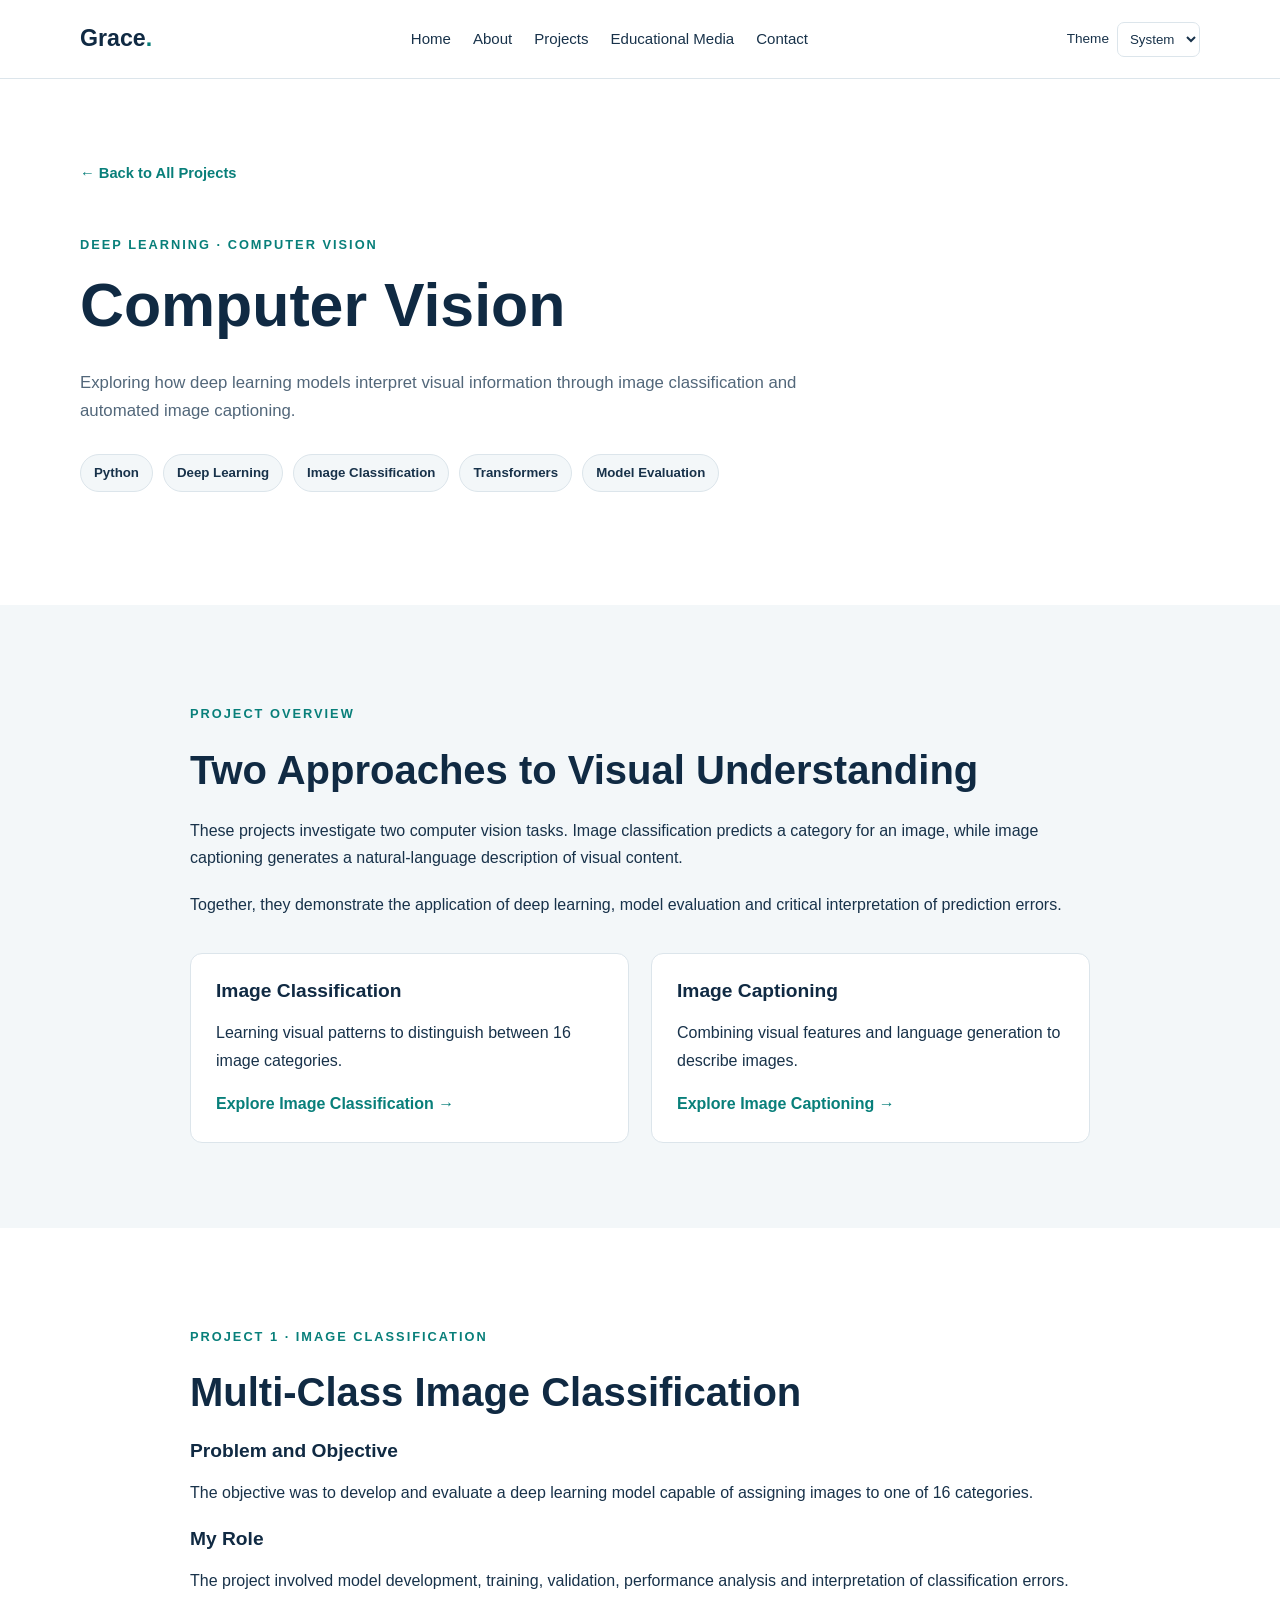
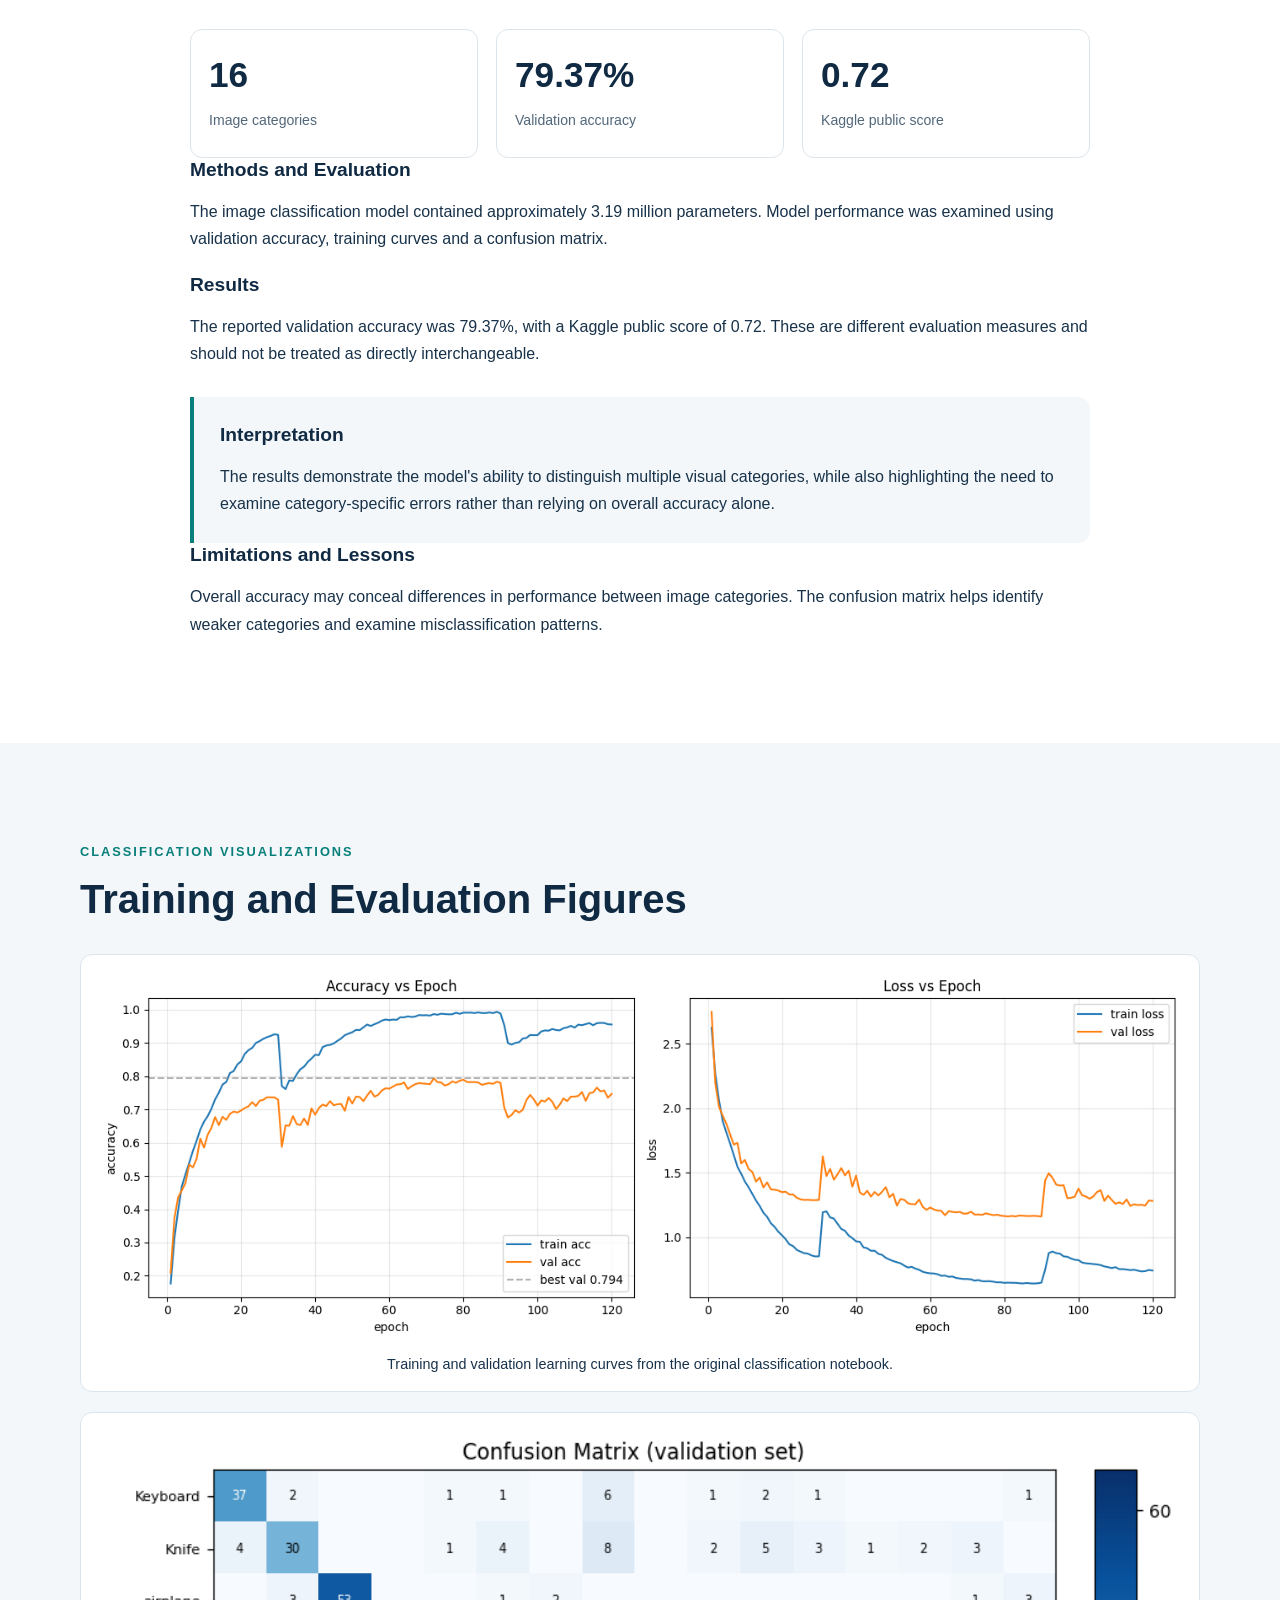
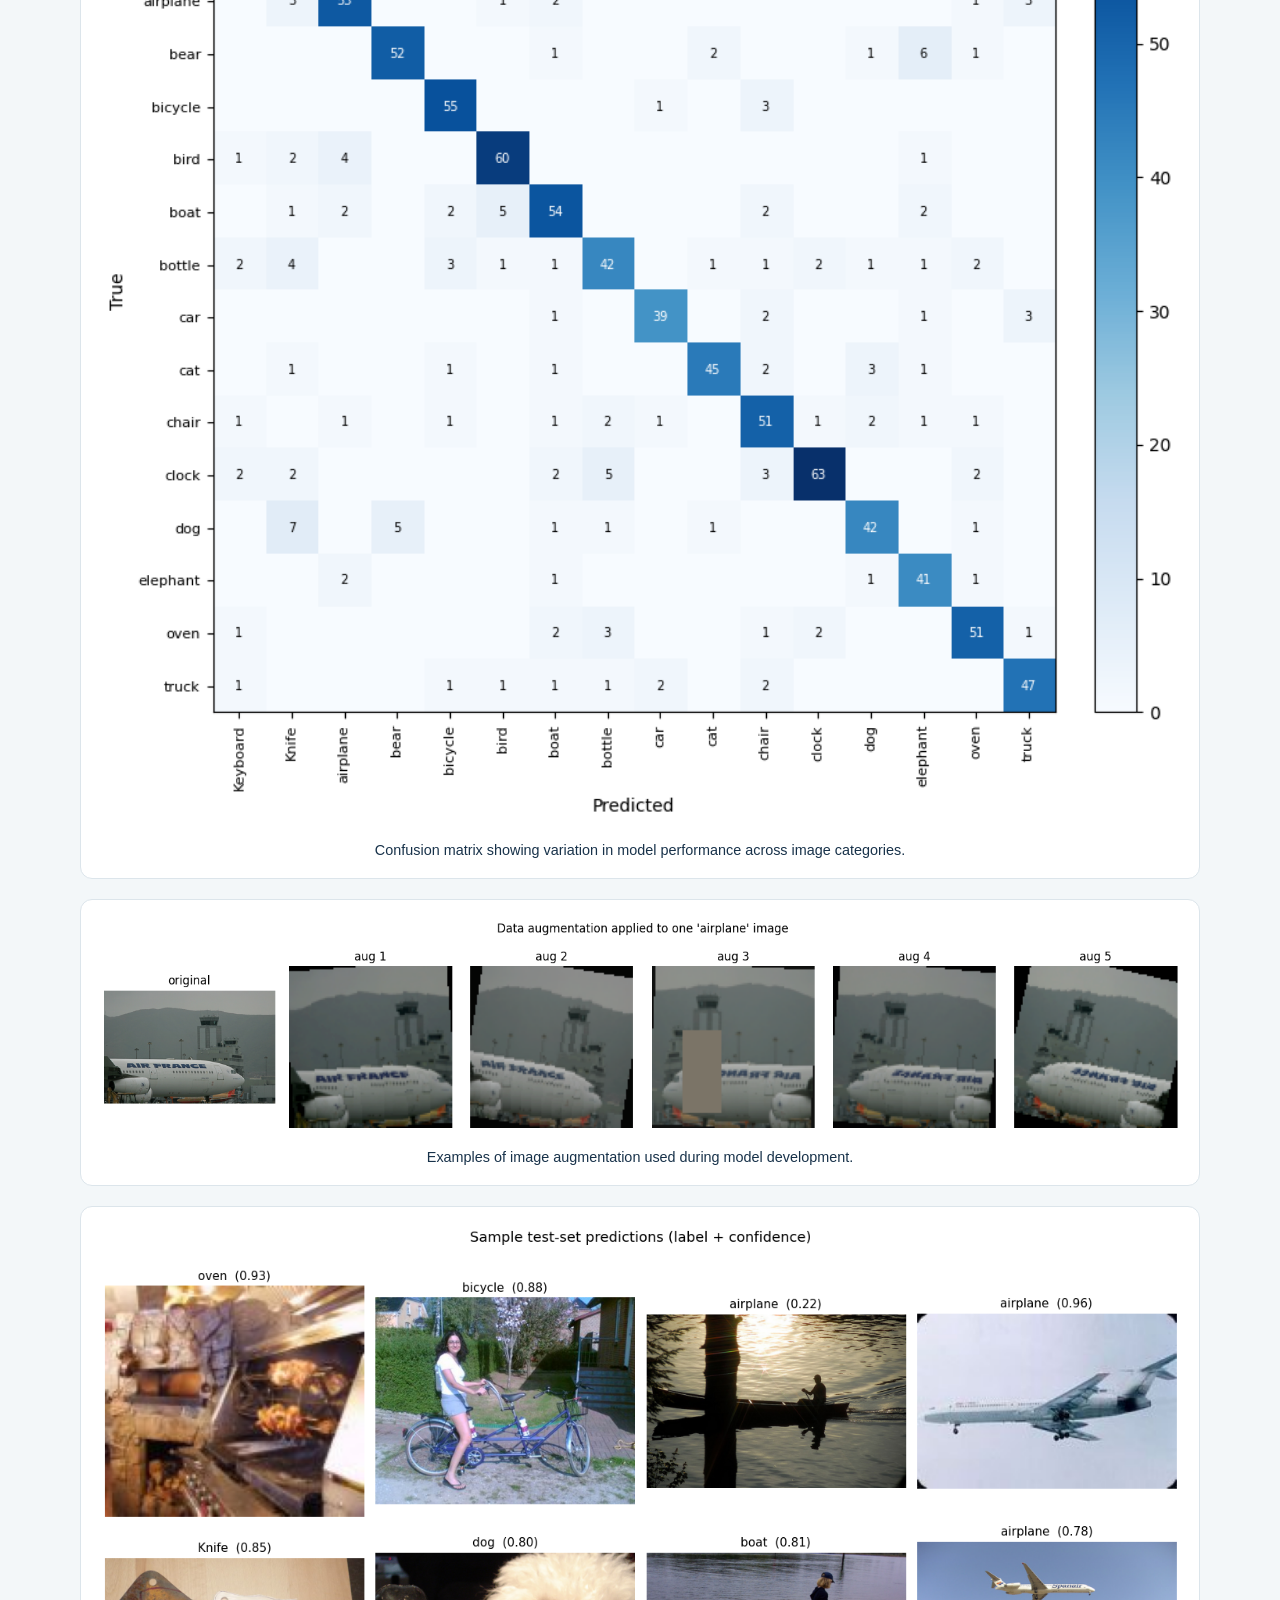
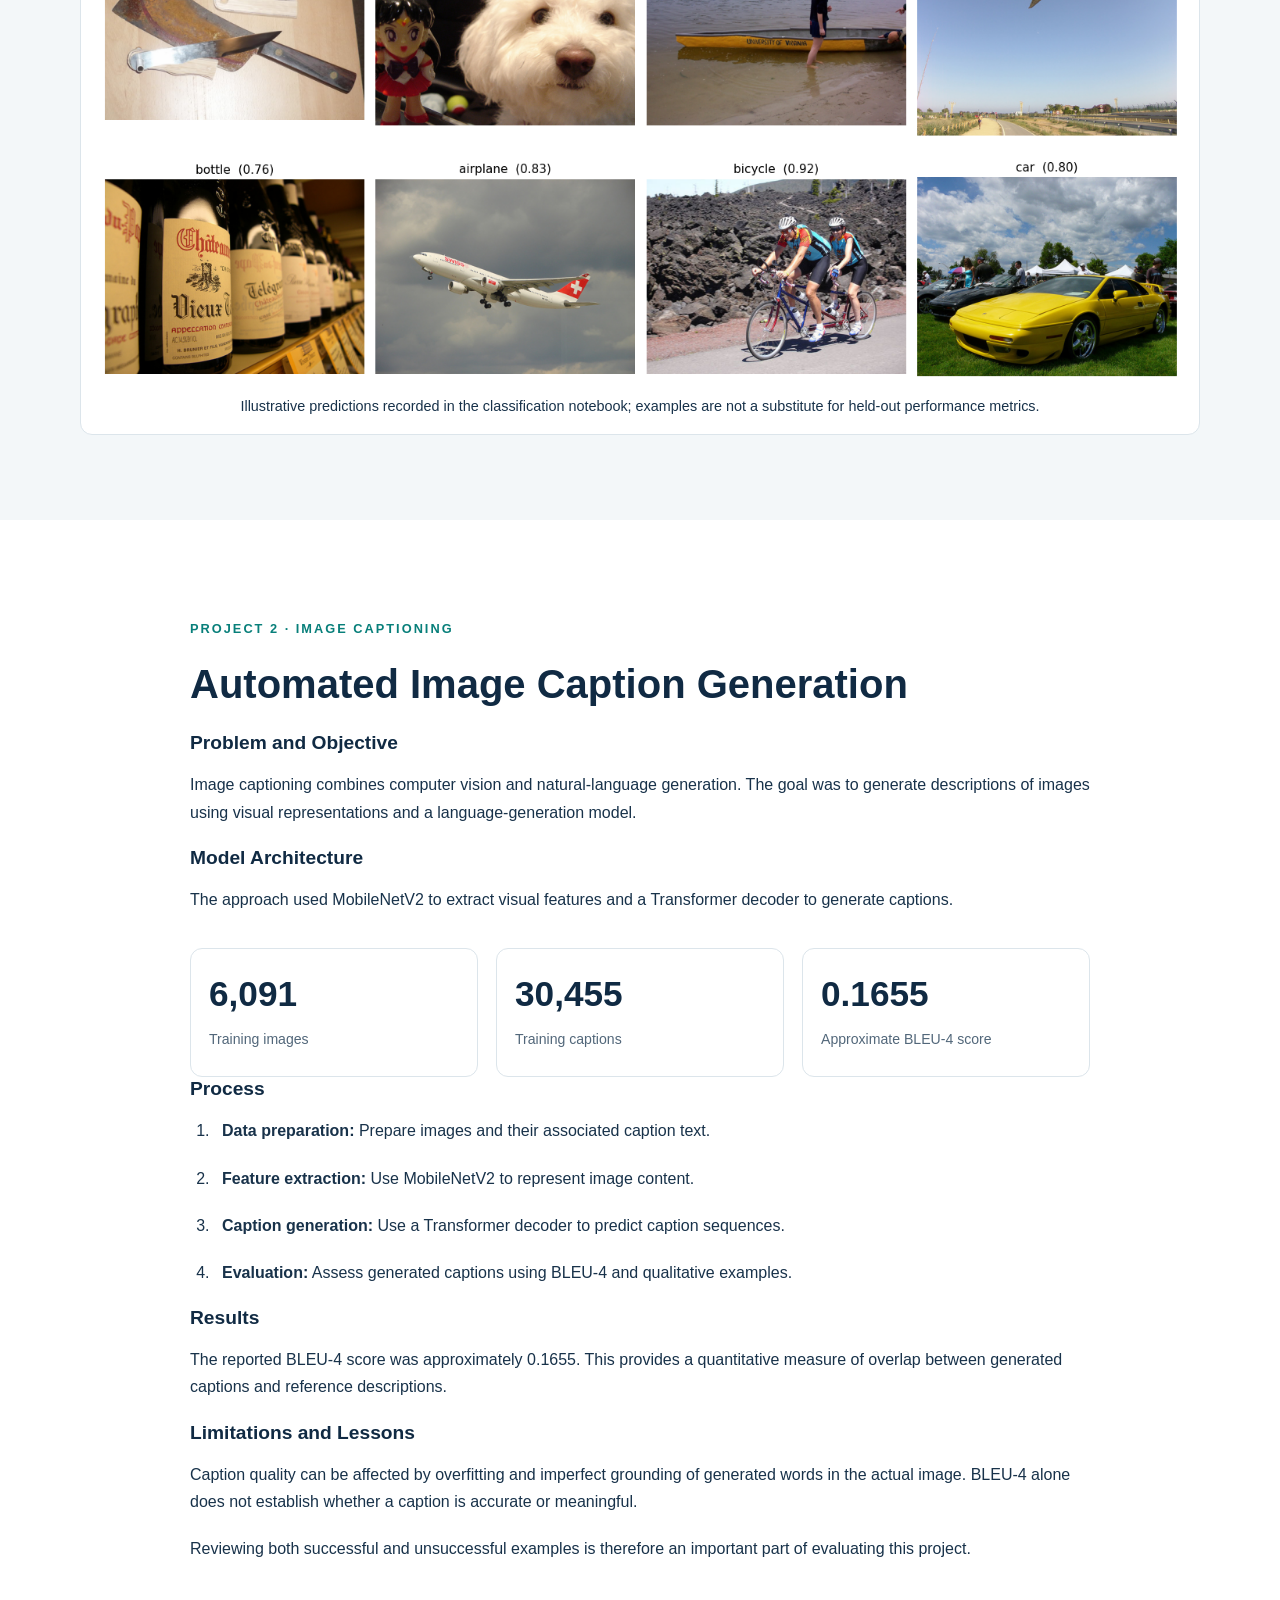
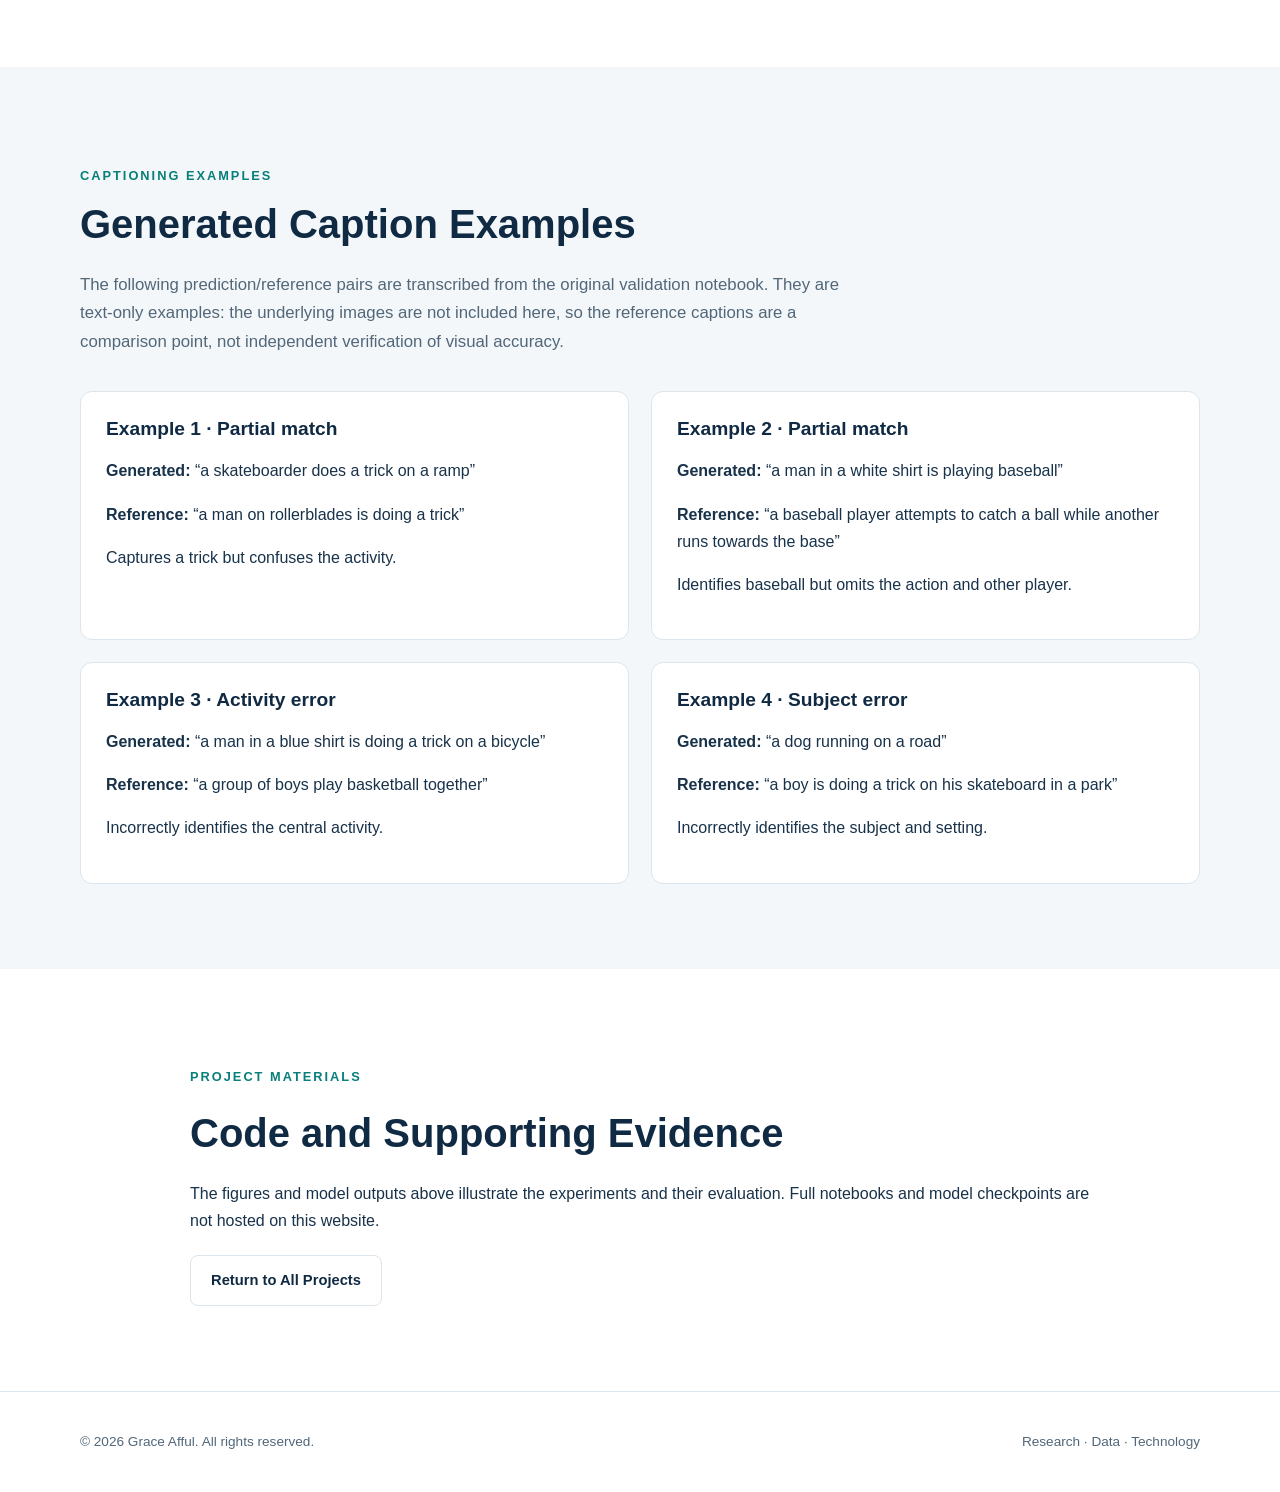
<file: computer-vision.html>
<!DOCTYPE html>

<html lang="en">
<head>
<meta charset="utf-8"/>
<meta content="width=device-width, initial-scale=1.0" name="viewport"/>
<meta content="Computer vision projects by Grace Afful, covering image classification and image captioning with deep learning." name="description"/>
<title>Computer Vision | Grace Afful</title>
<script>
    (function () {
      const saved = localStorage.getItem("portfolio-theme") || "system";
      const dark = window.matchMedia("(prefers-color-scheme: dark)").matches;
      document.documentElement.dataset.theme =
        saved === "light" || saved === "dark"
          ? saved
          : dark ? "dark" : "light";
    })();
  </script>
<link href="css/style.css" rel="stylesheet"/>
<script defer="" src="js/main.js"></script>
</head>
<body>
<a class="skip-link" href="#main">Skip to main content</a>
<header class="site-header">
<div class="container header-content">
<a class="logo" href="index.html">Grace<span>.</span></a>
<button aria-controls="main-navigation" aria-expanded="false" aria-label="Open navigation" class="menu-toggle" id="menu-toggle" type="button">
        ☰
      </button>
<nav aria-label="Main navigation" class="navigation" id="main-navigation">
<a href="index.html">Home</a>
<a href="about.html">About</a>
<a aria-current="page" href="projects.html">Projects</a>
<a href="educational-media.html">Educational Media</a>
<a href="contact.html">Contact</a>
</nav>
<div class="theme-control">
<label for="theme-select">Theme</label>
<select aria-label="Choose website theme" id="theme-select">
<option value="system">System</option>
<option value="light">Light</option>
<option value="dark">Dark</option>
</select>
</div>
</div>
</header>
<main id="main">
<!-- Introduction -->
<section class="section research-hero">
<div class="container">
<a class="back-link" href="projects.html">
          ← Back to All Projects
        </a>
<p class="eyebrow">DEEP LEARNING · COMPUTER VISION</p>
<h1 class="research-title">Computer Vision</h1>
<p class="section-intro">
          Exploring how deep learning models interpret
          visual information through image classification
          and automated image captioning.
        </p>
<div class="research-tags">
<span>Python</span>
<span>Deep Learning</span>
<span>Image Classification</span>
<span>Transformers</span>
<span>Model Evaluation</span>
</div>

</div>
</section>
<!-- Overview -->
<section class="section section-muted">
<div class="container research-container">
<p class="eyebrow">PROJECT OVERVIEW</p>
<h2>Two Approaches to Visual Understanding</h2>
<p>
          These projects investigate two computer vision tasks.
          Image classification predicts a category for an image,
          while image captioning generates a natural-language
          description of visual content.
        </p>
<p>
          Together, they demonstrate the application of
          deep learning, model evaluation and critical
          interpretation of prediction errors.
        </p>
<div class="research-method-grid">
<article class="research-method-card">
<h3>Image Classification</h3>
<p>
              Learning visual patterns to distinguish
              between 16 image categories.
            </p>
<a class="project-link" href="#classification">
              Explore Image Classification →
            </a>
</article>
<article class="research-method-card">
<h3>Image Captioning</h3>
<p>
              Combining visual features and language
              generation to describe images.
            </p>
<a class="project-link" href="#captioning">
              Explore Image Captioning →
            </a>
</article>
</div>
</div>
</section>
<!-- Classification -->
<section class="section" id="classification">
<div class="container research-container">
<p class="eyebrow">PROJECT 1 · IMAGE CLASSIFICATION</p>
<h2>Multi-Class Image Classification</h2>
<h3>Problem and Objective</h3>
<p>
          The objective was to develop and evaluate
          a deep learning model capable of assigning
          images to one of 16 categories.
        </p>
<h3>My Role</h3>
<p>
          The project involved model development,
          training, validation, performance analysis
          and interpretation of classification errors.
        </p>
<div class="research-stats">
<div class="research-stat">
<strong>16</strong>
<span>Image categories</span>
</div>
<div class="research-stat">
<strong>79.37%</strong>
<span>Validation accuracy</span>
</div>
<div class="research-stat">
<strong>0.72</strong>
<span>Kaggle public score</span>
</div>
</div>
<h3>Methods and Evaluation</h3>
<p>
          The image classification model contained
          approximately 3.19 million parameters.
          Model performance was examined using
          validation accuracy, training curves
          and a confusion matrix.
        </p>
<h3>Results</h3>
<p>
          The reported validation accuracy was
          79.37%, with a Kaggle public score of
          0.72. These are different evaluation
          measures and should not be treated
          as directly interchangeable.
        </p>
<div class="research-highlight">
<h3>Interpretation</h3>
<p>
            The results demonstrate the model's
            ability to distinguish multiple visual
            categories, while also highlighting
            the need to examine category-specific
            errors rather than relying on overall
            accuracy alone.
          </p>
</div>
<h3>Limitations and Lessons</h3>
<p>
          Overall accuracy may conceal differences
          in performance between image categories.
          The confusion matrix helps identify weaker categories
          and examine misclassification patterns.
        </p>
</div>
</section>
<!-- Classification figures -->
<section class="section section-muted">
<div class="container">
<p class="eyebrow">CLASSIFICATION VISUALIZATIONS</p>
<h2>Training and Evaluation Figures</h2>
<div class="research-figure-grid evidence-figure-grid">
<figure class="research-evidence-figure">
<img alt="Training and validation accuracy and loss curves across epochs for the 16-class classifier" loading="lazy" src="assets/images/classification_training_curves.png"/>
<figcaption>Training and validation learning curves from the original classification notebook.</figcaption>
</figure>
<figure class="research-evidence-figure">
<img alt="Confusion matrix displaying correct predictions and misclassifications across 16 image categories" loading="lazy" src="assets/images/classification_confusion_matrix.png"/>
<figcaption>Confusion matrix showing variation in model performance across image categories.</figcaption>
</figure>
<figure class="research-evidence-figure">
<img alt="Original notebook figure illustrating several image augmentation transformations" loading="lazy" src="assets/images/classification_augmentation.png"/>
<figcaption>Examples of image augmentation used during model development.</figcaption>
</figure>
<figure class="research-evidence-figure">
<img alt="Grid of sample image predictions and model labels from the classification notebook" loading="lazy" src="assets/images/classification_sample_predictions.png"/>
<figcaption>Illustrative predictions recorded in the classification notebook; examples are not a substitute for held-out performance metrics.</figcaption>
</figure>
</div>
</div>
</section>
<!-- Captioning -->
<section class="section" id="captioning">
<div class="container research-container">
<p class="eyebrow">PROJECT 2 · IMAGE CAPTIONING</p>
<h2>Automated Image Caption Generation</h2>
<h3>Problem and Objective</h3>
<p>
          Image captioning combines computer vision
          and natural-language generation. The goal
          was to generate descriptions of images
          using visual representations and a
          language-generation model.
        </p>
<h3>Model Architecture</h3>
<p>
          The approach used MobileNetV2 to extract
          visual features and a Transformer decoder
          to generate captions.
        </p>
<div class="research-stats">
<div class="research-stat">
<strong>6,091</strong>
<span>Training images</span>
</div>
<div class="research-stat">
<strong>30,455</strong>
<span>Training captions</span>
</div>
<div class="research-stat">
<strong>0.1655</strong>
<span>Approximate BLEU-4 score</span>
</div>
</div>
<h3>Process</h3>
<ol class="research-process">
<li>
<strong>Data preparation:</strong>
            Prepare images and their associated
            caption text.
          </li>
<li>
<strong>Feature extraction:</strong>
            Use MobileNetV2 to represent image content.
          </li>
<li>
<strong>Caption generation:</strong>
            Use a Transformer decoder to predict
            caption sequences.
          </li>
<li>
<strong>Evaluation:</strong>
            Assess generated captions using
            BLEU-4 and qualitative examples.
          </li>
</ol>
<h3>Results</h3>
<p>
          The reported BLEU-4 score was approximately
          0.1655. This provides a quantitative measure
          of overlap between generated captions and
          reference descriptions.
        </p>
<h3>Limitations and Lessons</h3>
<p>
          Caption quality can be affected by
          overfitting and imperfect grounding
          of generated words in the actual image.
          BLEU-4 alone does not establish whether
          a caption is accurate or meaningful.
        </p>
<p>
          Reviewing both successful and unsuccessful
          examples is therefore an important part
          of evaluating this project.
        </p>
</div>
</section>
<!-- Captioning examples -->
<section class="section section-muted">
<div class="container">
<p class="eyebrow">CAPTIONING EXAMPLES</p>
<h2>Generated Caption Examples</h2>
<p class="section-intro">
          The following prediction/reference pairs are transcribed from the original
          validation notebook. They are text-only examples: the underlying images
          are not included here, so the reference captions are a comparison point,
          not independent verification of visual accuracy.
        </p>
<div class="research-method-grid caption-example-grid">
<article class="research-method-card">
<h3>Example 1 · Partial match</h3>
<p><strong>Generated:</strong> “a skateboarder does a trick on a ramp”</p>
<p><strong>Reference:</strong> “a man on rollerblades is doing a trick”</p>
<p>Captures a trick but confuses the activity.</p>
</article>
<article class="research-method-card">
<h3>Example 2 · Partial match</h3>
<p><strong>Generated:</strong> “a man in a white shirt is playing baseball”</p>
<p><strong>Reference:</strong> “a baseball player attempts to catch a ball while another runs towards the base”</p>
<p>Identifies baseball but omits the action and other player.</p>
</article>
<article class="research-method-card">
<h3>Example 3 · Activity error</h3>
<p><strong>Generated:</strong> “a man in a blue shirt is doing a trick on a bicycle”</p>
<p><strong>Reference:</strong> “a group of boys play basketball together”</p>
<p>Incorrectly identifies the central activity.</p>
</article>
<article class="research-method-card">
<h3>Example 4 · Subject error</h3>
<p><strong>Generated:</strong> “a dog running on a road”</p>
<p><strong>Reference:</strong> “a boy is doing a trick on his skateboard in a park”</p>
<p>Incorrectly identifies the subject and setting.</p>
</article>
</div>
</div>
</section>
<!-- Evidence and publication -->
<section class="section">
<div class="container research-container">
<p class="eyebrow">PROJECT MATERIALS</p>
<h2>Code and Supporting Evidence</h2>
<p>The figures and model outputs above illustrate the experiments and their evaluation. Full notebooks and model checkpoints are not hosted on this website.</p>

<a class="button secondary" href="projects.html">
          Return to All Projects
        </a>
</div>
</section>
</main>
<footer class="site-footer">
<div class="container footer-content">
<p>© <span id="year"></span> Grace Afful. All rights reserved.</p>
<p>Research · Data · Technology</p>
</div>
</footer>
</body>
</html>
</file>
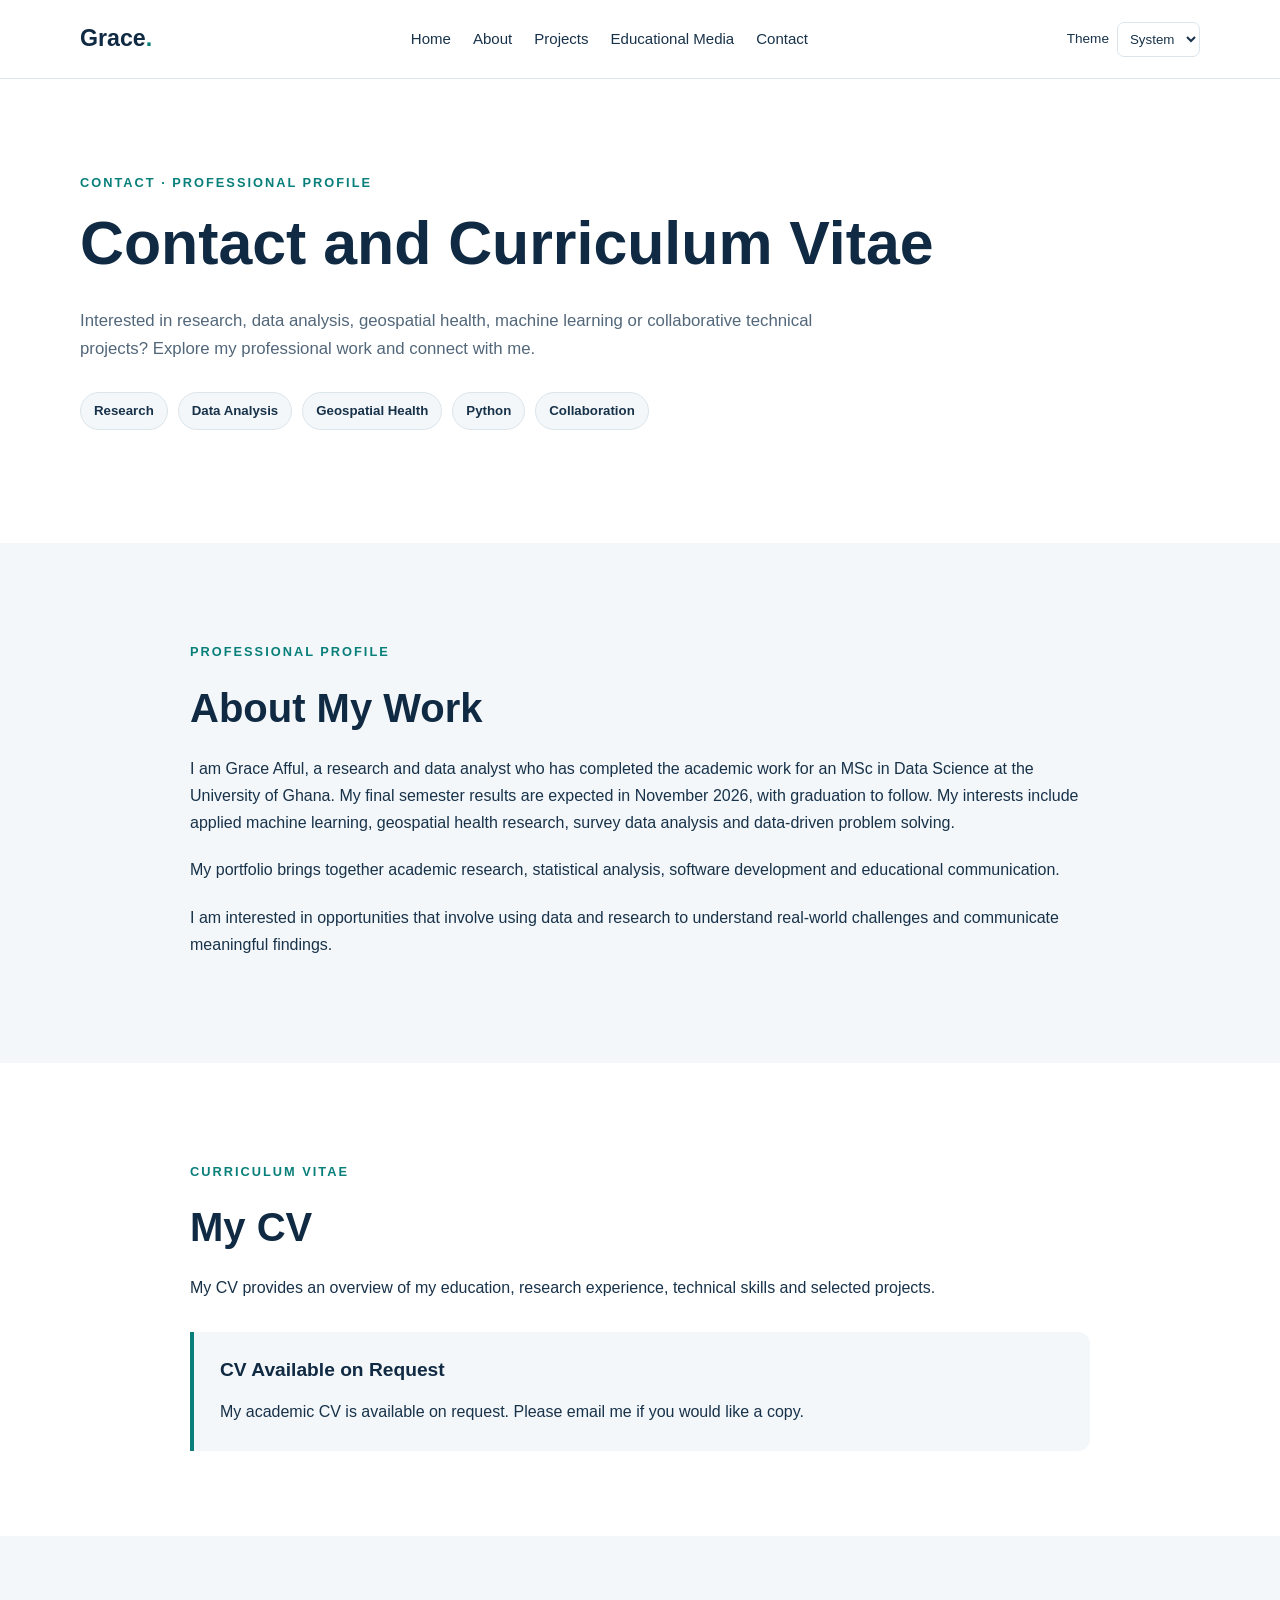
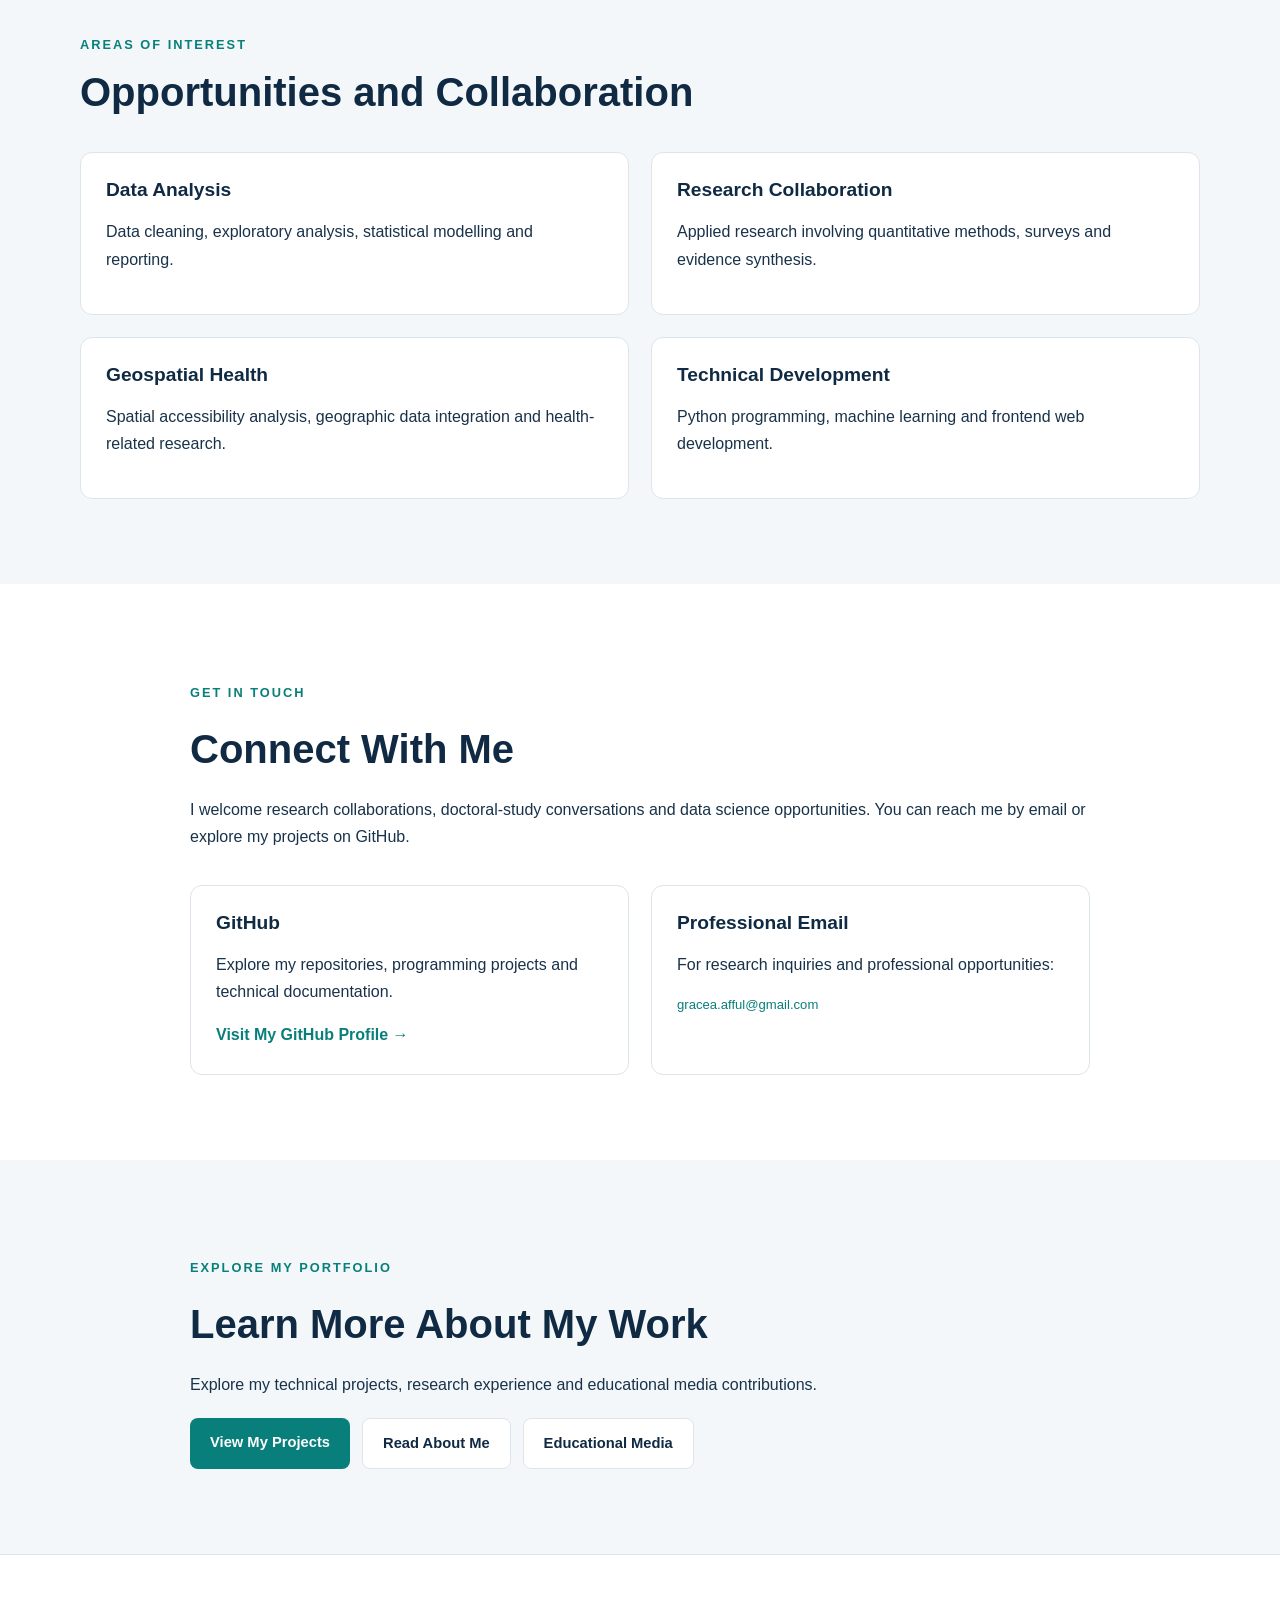
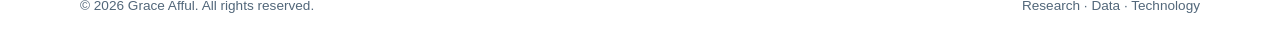
<file: contact.html>
<!DOCTYPE html>

<html lang="en">
<head>
<meta charset="utf-8"/>
<meta content="width=device-width, initial-scale=1.0" name="viewport"/>
<meta content="Contact Grace Afful for research, data analysis, technical projects and professional collaboration." name="description"/>
<title>Contact and CV | Grace Afful</title>
<script>
    (function () {
      const saved = localStorage.getItem("portfolio-theme") || "system";
      const dark = window.matchMedia("(prefers-color-scheme: dark)").matches;
      document.documentElement.dataset.theme =
        saved === "light" || saved === "dark"
          ? saved
          : dark ? "dark" : "light";
    })();
  </script>
<link href="css/style.css" rel="stylesheet"/>
<script defer="" src="js/main.js"></script>
</head>
<body>
<a class="skip-link" href="#main">Skip to main content</a>
<header class="site-header">
<div class="container header-content">
<a class="logo" href="index.html">Grace<span>.</span></a>
<button aria-controls="main-navigation" aria-expanded="false" aria-label="Open navigation" class="menu-toggle" id="menu-toggle" type="button">
        ☰
      </button>
<nav aria-label="Main navigation" class="navigation" id="main-navigation">
<a href="index.html">Home</a>
<a href="about.html">About</a>
<a href="projects.html">Projects</a>
<a href="educational-media.html">Educational Media</a>
<a aria-current="page" href="contact.html">Contact</a>
</nav>
<div class="theme-control">
<label for="theme-select">Theme</label>
<select aria-label="Choose website theme" id="theme-select">
<option value="system">System</option>
<option value="light">Light</option>
<option value="dark">Dark</option>
</select>
</div>
</div>
</header>
<main id="main">
<!-- Introduction -->
<section class="section research-hero">
<div class="container">
<p class="eyebrow">CONTACT · PROFESSIONAL PROFILE</p>
<h1 class="research-title">
          Contact and Curriculum Vitae
        </h1>
<p class="section-intro">
          Interested in research, data analysis,
          geospatial health, machine learning
          or collaborative technical projects?
          Explore my professional work and
          connect with me.
        </p>
<div class="research-tags">
<span>Research</span>
<span>Data Analysis</span>
<span>Geospatial Health</span>
<span>Python</span>
<span>Collaboration</span>
</div>
</div>
</section>
<!-- Professional introduction -->
<section class="section section-muted">
<div class="container research-container">
<p class="eyebrow">PROFESSIONAL PROFILE</p>
<h2>About My Work</h2>
<p>
          I am Grace Afful, a research and data analyst who has completed
          the academic work for an MSc in Data Science at the University of Ghana.
          My final semester results are expected in November 2026,
          with graduation to follow. My interests include applied machine learning,
          geospatial health research, survey data analysis
          and data-driven problem solving.
        </p>
<p>
          My portfolio brings together academic research,
          statistical analysis, software development
          and educational communication.
        </p>
<p>
          I am interested in opportunities that
          involve using data and research to
          understand real-world challenges and
          communicate meaningful findings.
        </p>
</div>
</section>
<!-- CV -->
<section class="section">
<div class="container research-container">
<p class="eyebrow">CURRICULUM VITAE</p>
<h2>My CV</h2>
<p>
          My CV provides an overview of my
          education, research experience,
          technical skills and selected projects.
        </p>
<div class="research-highlight">
<h3>CV Available on Request</h3>
<p>My academic CV is available on request. Please email me if you would like a copy.</p>
</div>

</div>
</section>
<!-- Areas of interest -->
<section class="section section-muted">
<div class="container">
<p class="eyebrow">AREAS OF INTEREST</p>
<h2>Opportunities and Collaboration</h2>
<div class="research-method-grid">
<article class="research-method-card">
<h3>Data Analysis</h3>
<p>
              Data cleaning, exploratory analysis,
              statistical modelling and reporting.
            </p>
</article>
<article class="research-method-card">
<h3>Research Collaboration</h3>
<p>
              Applied research involving
              quantitative methods, surveys
              and evidence synthesis.
            </p>
</article>
<article class="research-method-card">
<h3>Geospatial Health</h3>
<p>
              Spatial accessibility analysis,
              geographic data integration
              and health-related research.
            </p>
</article>
<article class="research-method-card">
<h3>Technical Development</h3>
<p>
              Python programming, machine learning
              and frontend web development.
            </p>
</article>
</div>
</div>
</section>
<!-- Contact methods -->
<section class="section">
<div class="container research-container">
<p class="eyebrow">GET IN TOUCH</p>
<h2>Connect With Me</h2>
<p>I welcome research collaborations, doctoral-study conversations and data science opportunities. You can reach me by email or explore my projects on GitHub.</p>
<div class="research-method-grid">
<article class="research-method-card">
<h3>GitHub</h3>
<p>
              Explore my repositories,
              programming projects
              and technical documentation.
            </p>
<a class="project-link" href="https://github.com/GRACE-AFFUL" rel="noopener noreferrer" target="_blank">
              Visit My GitHub Profile →
            </a>
</article>
<article class="research-method-card">
<h3>Professional Email</h3>
<p>For research inquiries and professional opportunities:</p>
<p class="research-small-note"><a href="mailto:gracea.afful@gmail.com">gracea.afful@gmail.com</a></p>
</article>
</div>
</div>
</section>
<!-- Portfolio links -->
<section class="section section-muted">
<div class="container research-container">
<p class="eyebrow">EXPLORE MY PORTFOLIO</p>
<h2>Learn More About My Work</h2>
<p>
          Explore my technical projects,
          research experience and
          educational media contributions.
        </p>
<div class="button-group">
<a class="button primary" href="projects.html">
            View My Projects
          </a>
<a class="button secondary" href="about.html">
            Read About Me
          </a>
<a class="button secondary" href="educational-media.html">
            Educational Media
          </a>
</div>
</div>
</section>
</main>
<footer class="site-footer">
<div class="container footer-content">
<p>© <span id="year"></span> Grace Afful. All rights reserved.</p>
<p>Research · Data · Technology</p>
</div>
</footer>
</body>
</html>
</file>
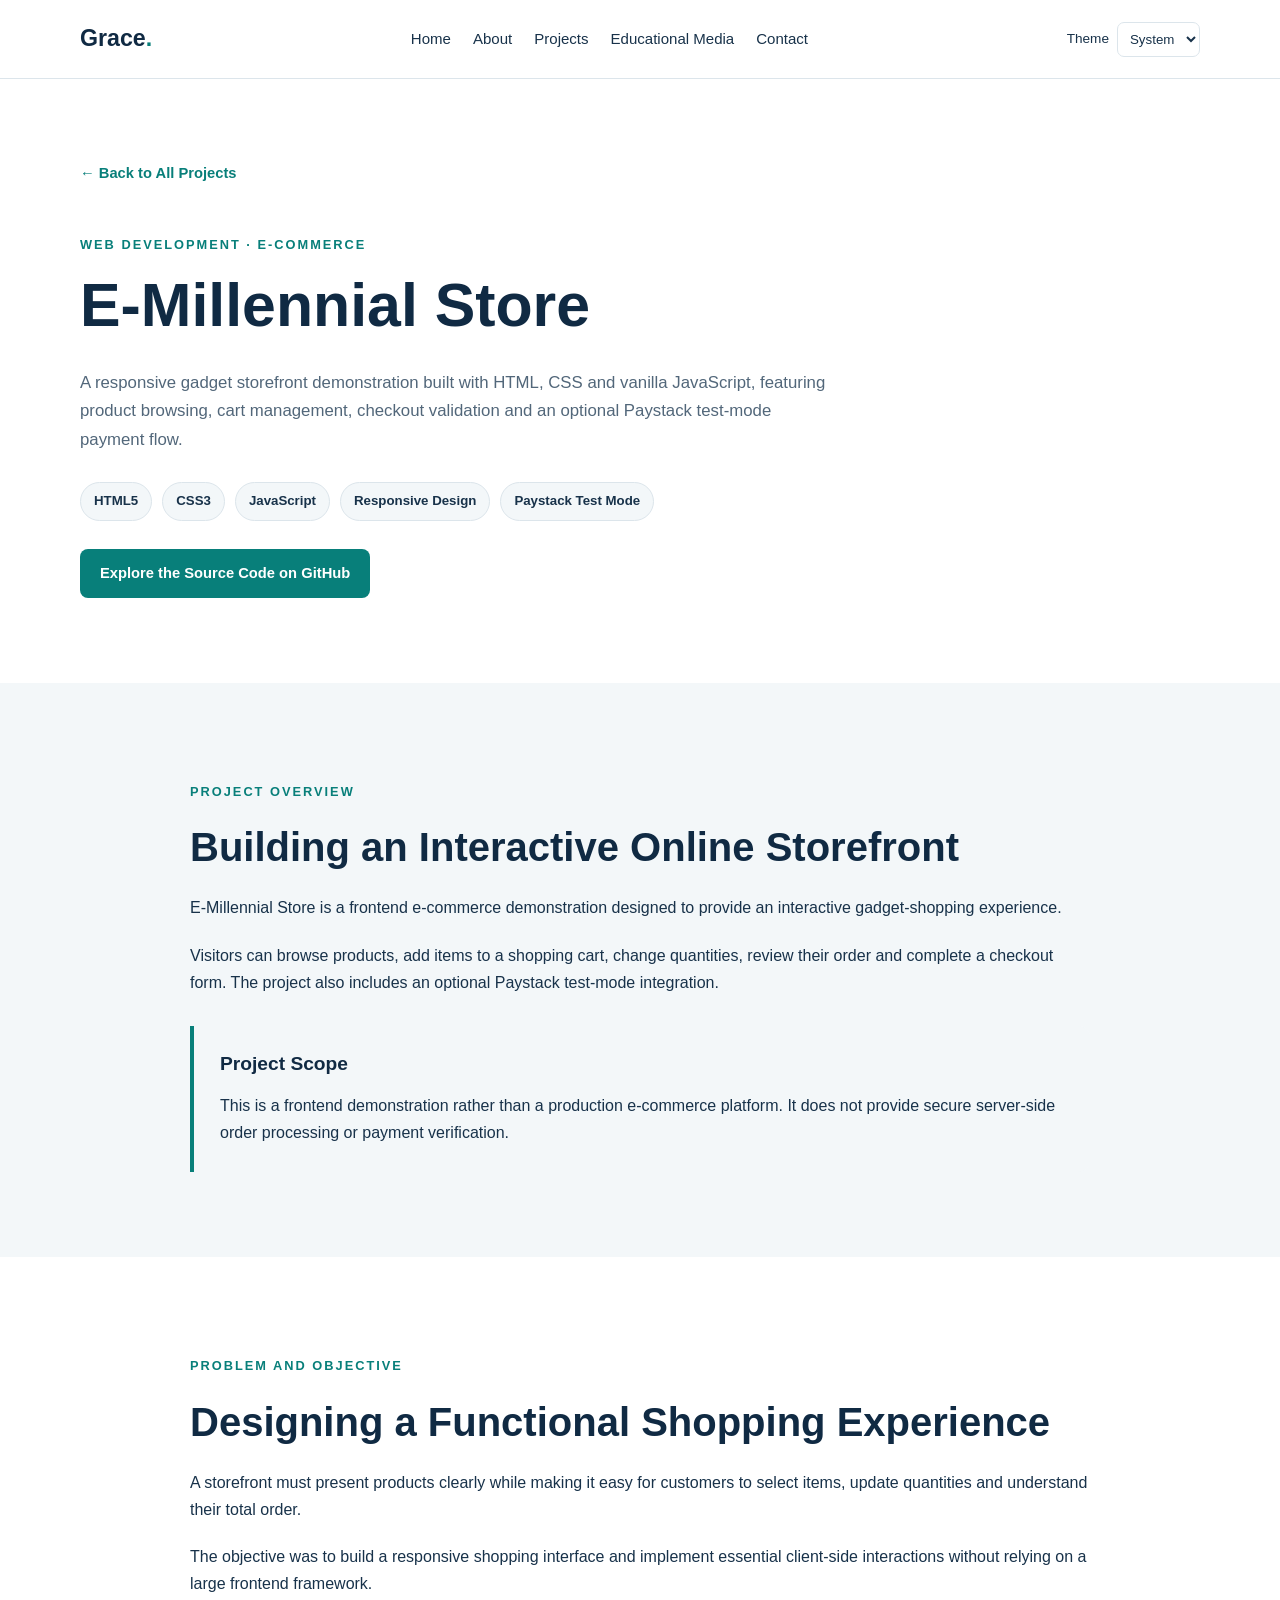
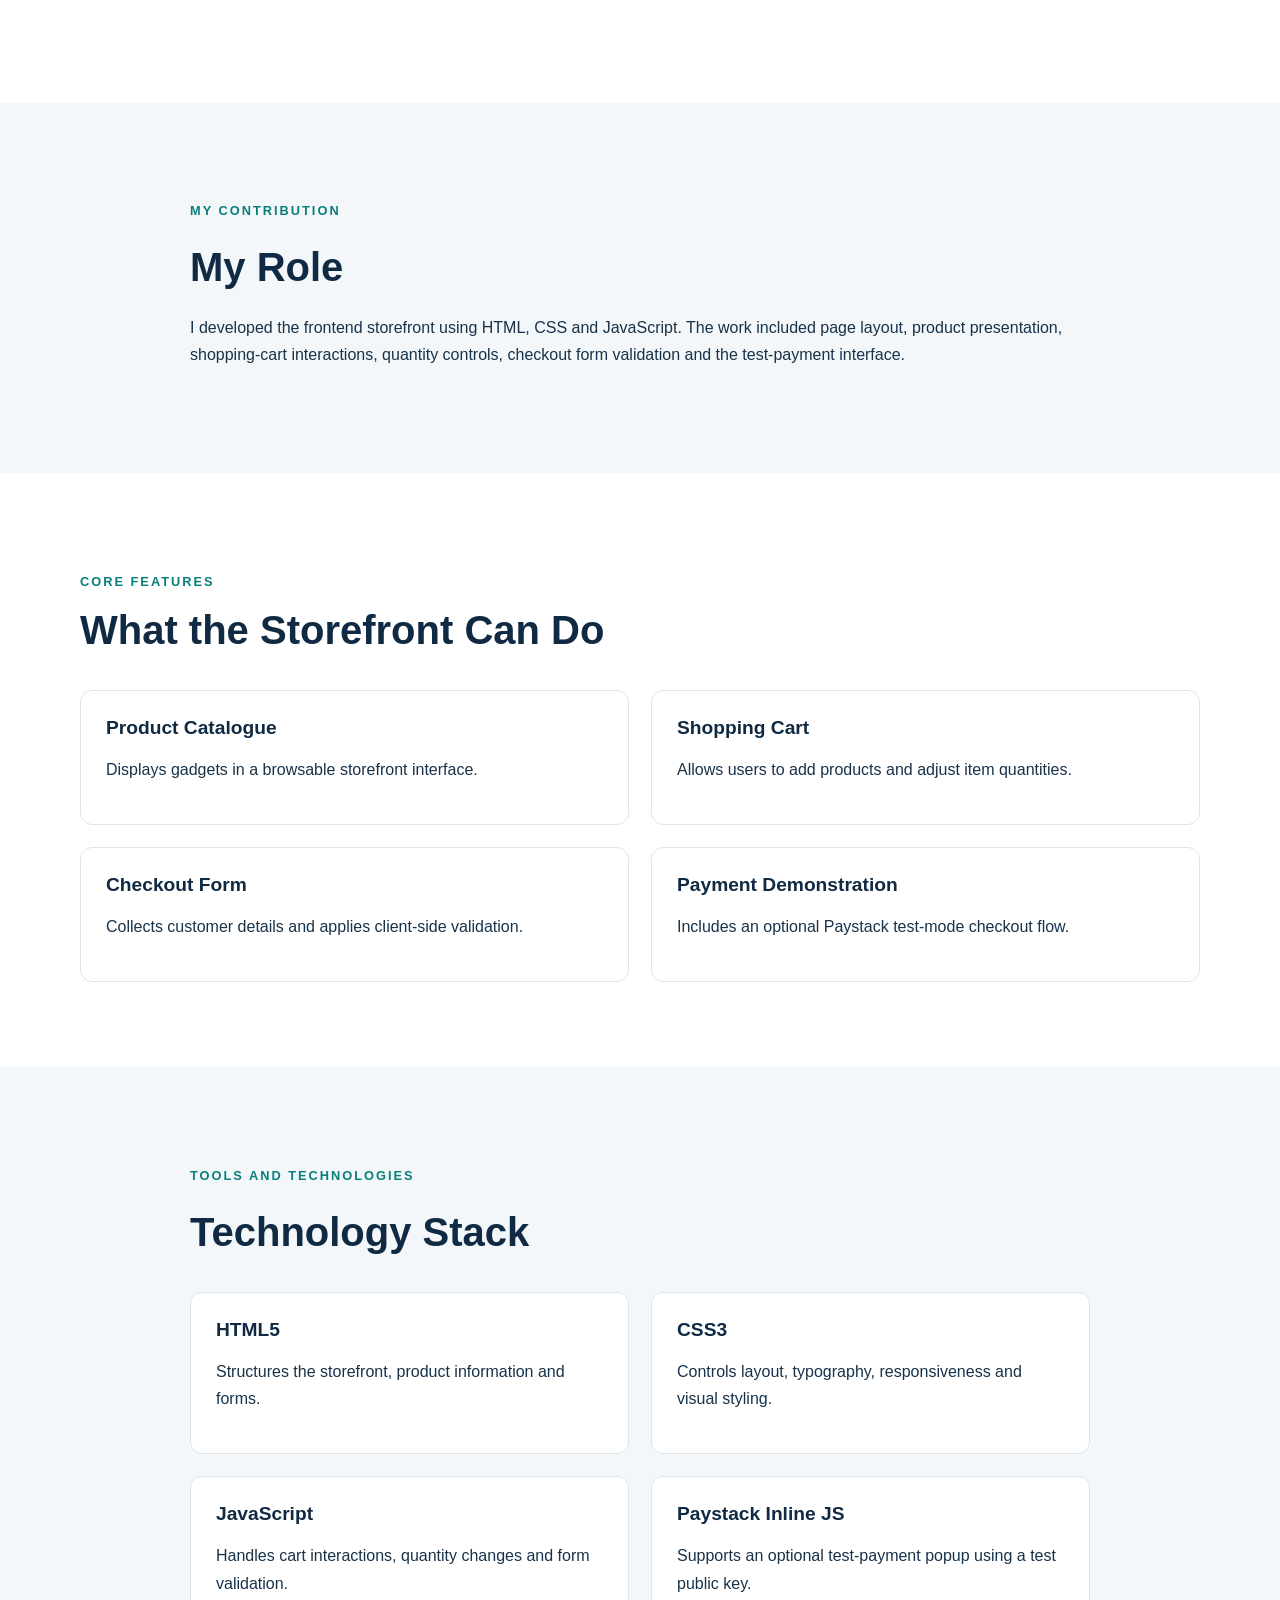
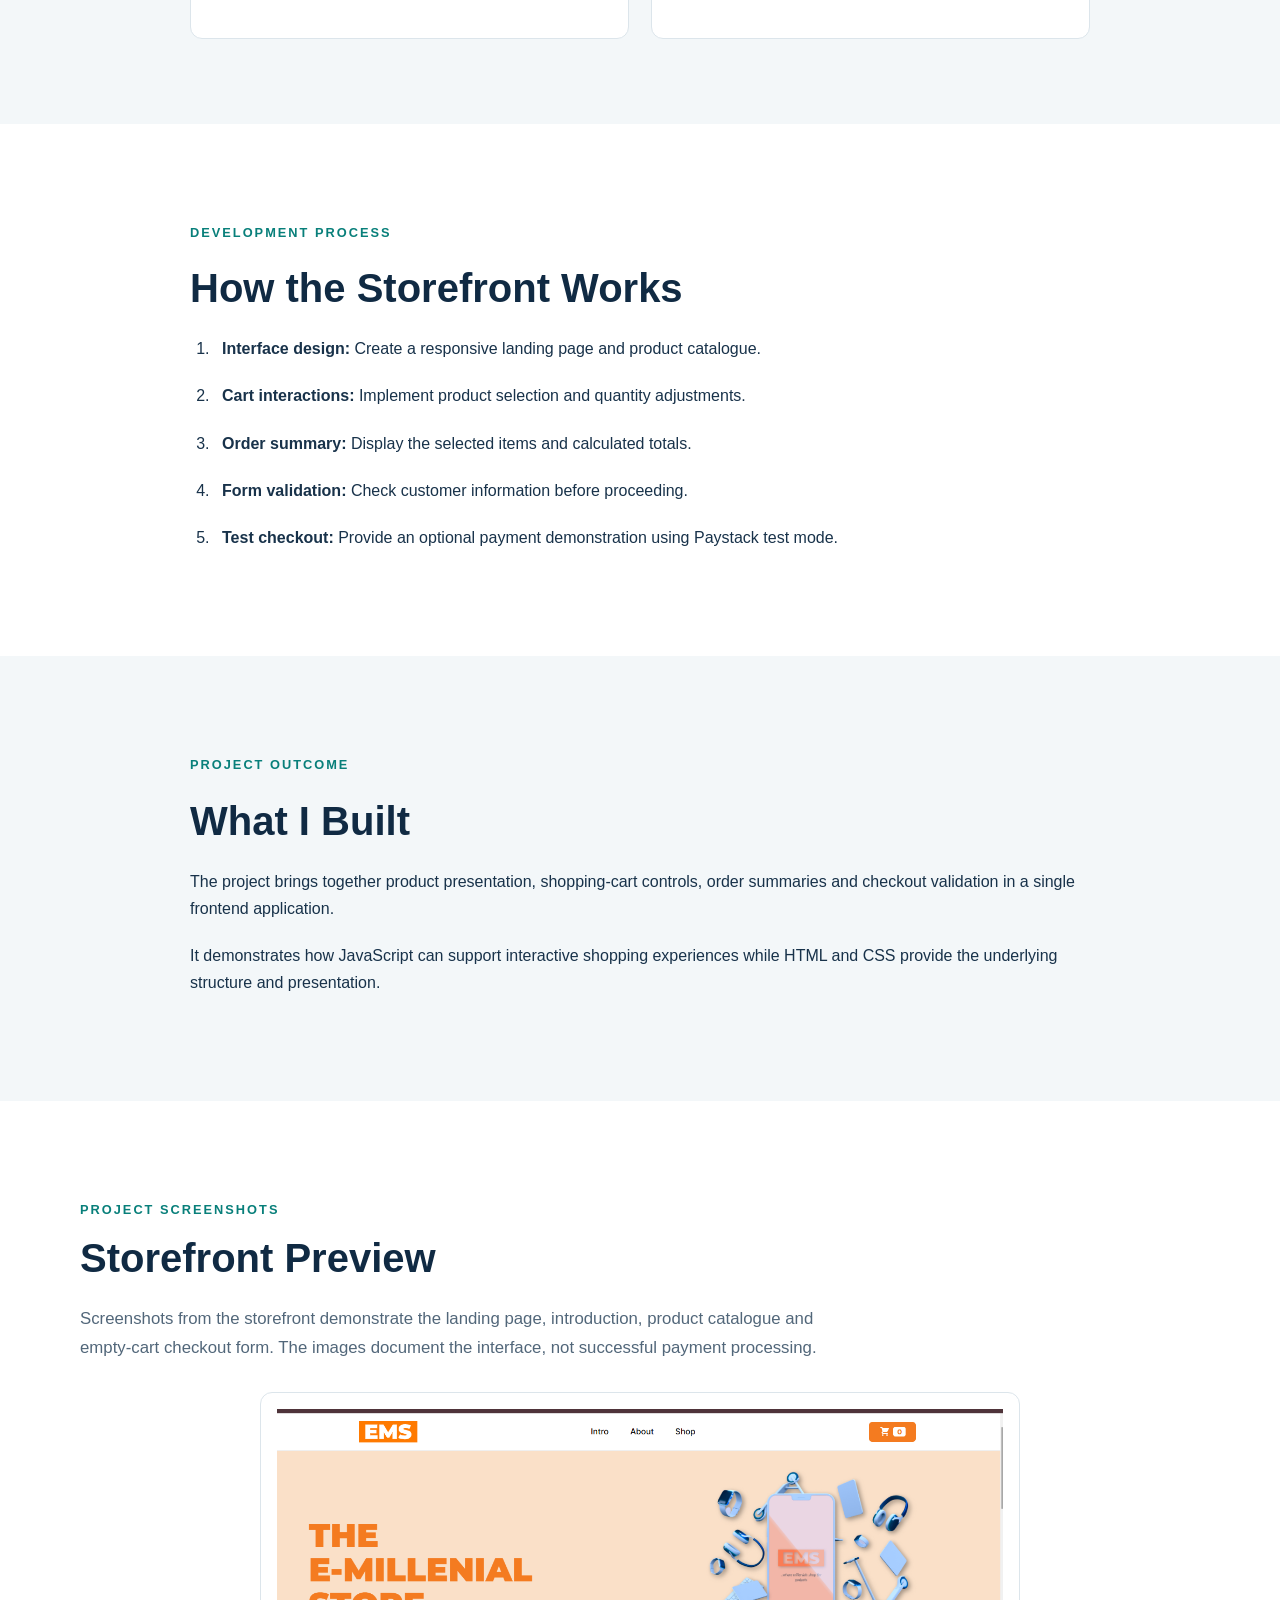
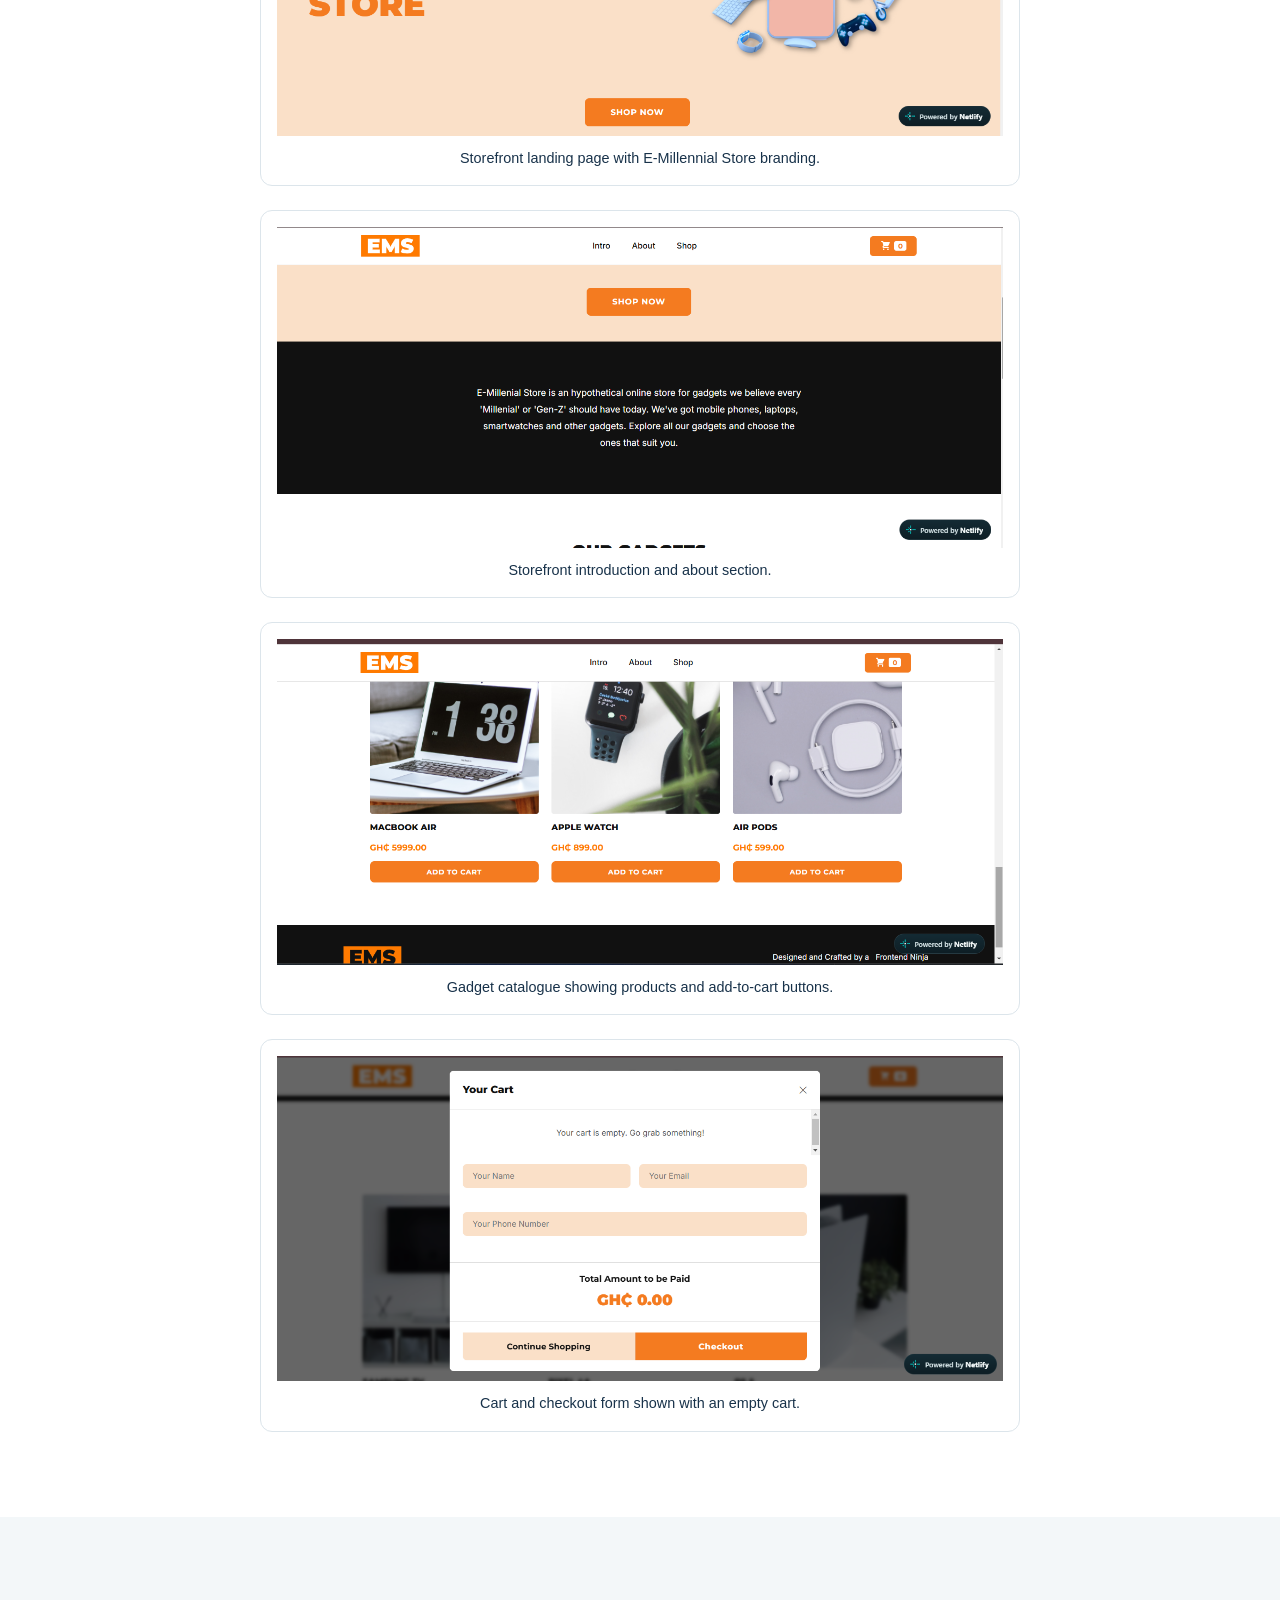
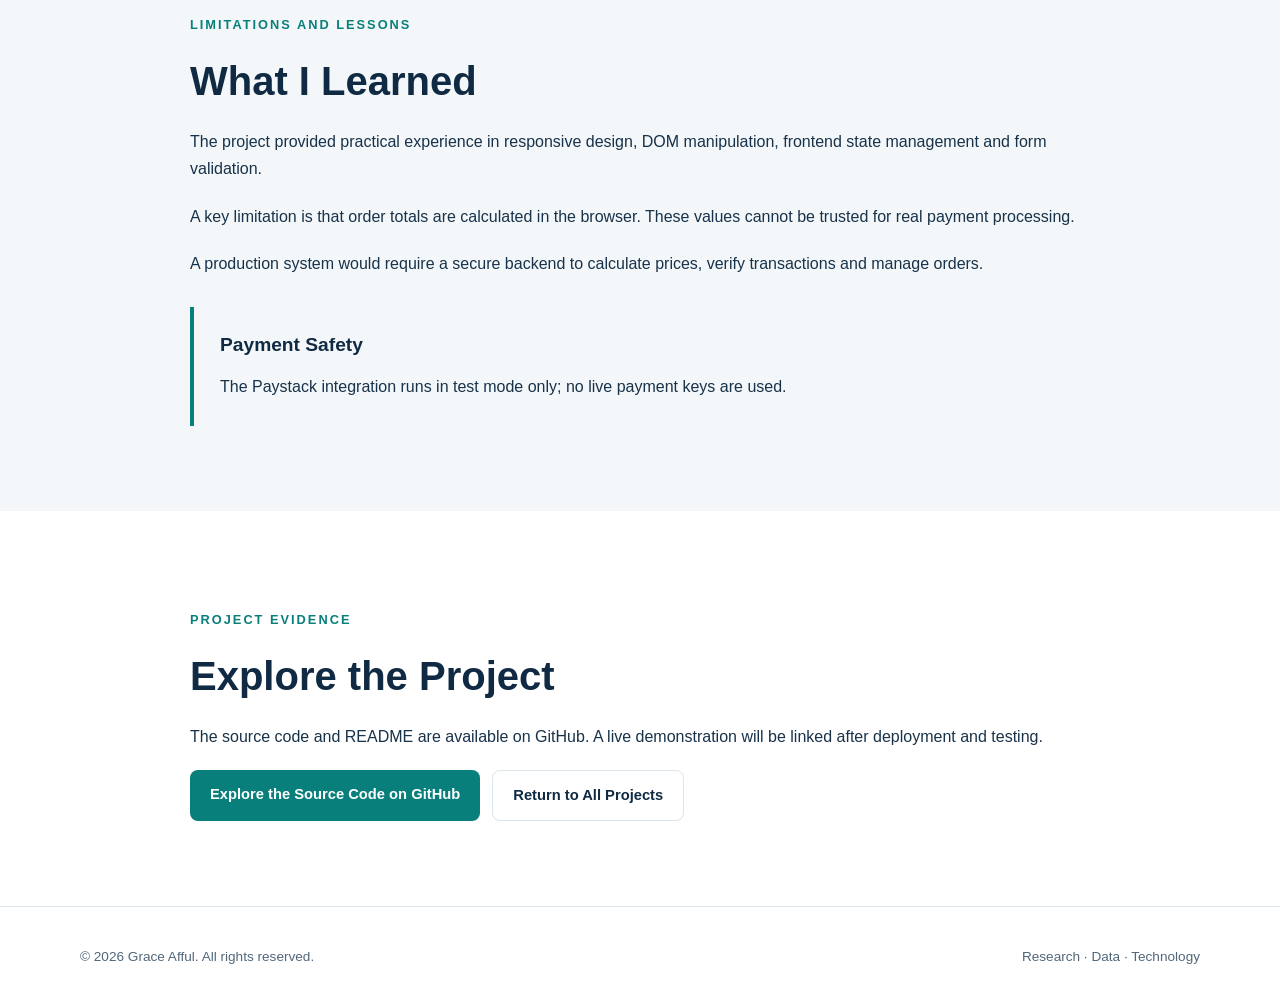
<file: e-millennial-store.html>
<!DOCTYPE html>

<html lang="en">
<head>
<meta charset="utf-8"/>
<meta content="width=device-width, initial-scale=1.0" name="viewport"/>
<meta content="E-Millennial Store, a responsive gadget storefront developed by Grace Afful using HTML, CSS and JavaScript." name="description"/>
<title>E-Millennial Store | Grace Afful</title>
<script>
    (function () {
      const saved = localStorage.getItem("portfolio-theme") || "system";
      const dark = window.matchMedia("(prefers-color-scheme: dark)").matches;
      document.documentElement.dataset.theme =
        saved === "light" || saved === "dark"
          ? saved
          : dark ? "dark" : "light";
    })();
  </script>
<link href="css/style.css" rel="stylesheet"/>
<script defer="" src="js/main.js"></script>
</head>
<body>
<a class="skip-link" href="#main">Skip to main content</a>
<header class="site-header">
<div class="container header-content">
<a class="logo" href="index.html">Grace<span>.</span></a>
<button aria-controls="main-navigation" aria-expanded="false" aria-label="Open navigation" class="menu-toggle" id="menu-toggle" type="button">
        ☰
      </button>
<nav aria-label="Main navigation" class="navigation" id="main-navigation">
<a href="index.html">Home</a>
<a href="about.html">About</a>
<a aria-current="page" href="projects.html">Projects</a>
<a href="educational-media.html">Educational Media</a>
<a href="contact.html">Contact</a>
</nav>
<div class="theme-control">
<label for="theme-select">Theme</label>
<select aria-label="Choose website theme" id="theme-select">
<option value="system">System</option>
<option value="light">Light</option>
<option value="dark">Dark</option>
</select>
</div>
</div>
</header>
<main id="main">
<!-- Project introduction -->
<section class="section research-hero">
<div class="container">
<a class="back-link" href="projects.html">
          ← Back to All Projects
        </a>
<p class="eyebrow">WEB DEVELOPMENT · E-COMMERCE</p>
<h1 class="research-title">E-Millennial Store</h1>
<p class="section-intro">
          A responsive gadget storefront demonstration
          built with HTML, CSS and vanilla JavaScript,
          featuring product browsing, cart management,
          checkout validation and an optional Paystack
          test-mode payment flow.
        </p>
<div class="research-tags">
<span>HTML5</span>
<span>CSS3</span>
<span>JavaScript</span>
<span>Responsive Design</span>
<span>Paystack Test Mode</span>
</div>
<a class="button primary" href="https://github.com/GRACE-AFFUL/E-Millennial-Store" rel="noopener noreferrer" target="_blank">
          Explore the Source Code on GitHub
        </a>
</div>
</section>
<!-- Overview -->
<section class="section section-muted">
<div class="container research-container">
<p class="eyebrow">PROJECT OVERVIEW</p>
<h2>Building an Interactive Online Storefront</h2>
<p>
          E-Millennial Store is a frontend e-commerce
          demonstration designed to provide an interactive
          gadget-shopping experience.
        </p>
<p>
          Visitors can browse products, add items to
          a shopping cart, change quantities, review
          their order and complete a checkout form.
          The project also includes an optional
          Paystack test-mode integration.
        </p>
<div class="research-highlight">
<h3>Project Scope</h3>
<p>
            This is a frontend demonstration rather than
            a production e-commerce platform. It does
            not provide secure server-side order
            processing or payment verification.
          </p>
</div>
</div>
</section>
<!-- Problem -->
<section class="section">
<div class="container research-container">
<p class="eyebrow">PROBLEM AND OBJECTIVE</p>
<h2>Designing a Functional Shopping Experience</h2>
<p>
          A storefront must present products clearly
          while making it easy for customers to
          select items, update quantities and
          understand their total order.
        </p>
<p>
          The objective was to build a responsive
          shopping interface and implement essential
          client-side interactions without relying
          on a large frontend framework.
        </p>
</div>
</section>
<!-- My role -->
<section class="section section-muted">
<div class="container research-container">
<p class="eyebrow">MY CONTRIBUTION</p>
<h2>My Role</h2>
<p>
          I developed the frontend storefront using
          HTML, CSS and JavaScript. The work included
          page layout, product presentation, shopping-cart
          interactions, quantity controls, checkout form
          validation and the test-payment interface.
        </p>
</div>
</section>
<!-- Features -->
<section class="section">
<div class="container">
<p class="eyebrow">CORE FEATURES</p>
<h2>What the Storefront Can Do</h2>
<div class="research-method-grid">
<article class="research-method-card">
<h3>Product Catalogue</h3>
<p>
              Displays gadgets in a browsable
              storefront interface.
            </p>
</article>
<article class="research-method-card">
<h3>Shopping Cart</h3>
<p>
              Allows users to add products
              and adjust item quantities.
            </p>
</article>
<article class="research-method-card">
<h3>Checkout Form</h3>
<p>
              Collects customer details and
              applies client-side validation.
            </p>
</article>
<article class="research-method-card">
<h3>Payment Demonstration</h3>
<p>
              Includes an optional Paystack
              test-mode checkout flow.
            </p>
</article>
</div>
</div>
</section>
<!-- Technologies -->
<section class="section section-muted">
<div class="container research-container">
<p class="eyebrow">TOOLS AND TECHNOLOGIES</p>
<h2>Technology Stack</h2>
<div class="research-method-grid">
<article class="research-method-card">
<h3>HTML5</h3>
<p>
              Structures the storefront,
              product information and forms.
            </p>
</article>
<article class="research-method-card">
<h3>CSS3</h3>
<p>
              Controls layout, typography,
              responsiveness and visual styling.
            </p>
</article>
<article class="research-method-card">
<h3>JavaScript</h3>
<p>
              Handles cart interactions,
              quantity changes and form validation.
            </p>
</article>
<article class="research-method-card">
<h3>Paystack Inline JS</h3>
<p>
              Supports an optional test-payment
              popup using a test public key.
            </p>
</article>
</div>
</div>
</section>
<!-- Development process -->
<section class="section">
<div class="container research-container">
<p class="eyebrow">DEVELOPMENT PROCESS</p>
<h2>How the Storefront Works</h2>
<ol class="research-process">
<li>
<strong>Interface design:</strong>
            Create a responsive landing page
            and product catalogue.
          </li>
<li>
<strong>Cart interactions:</strong>
            Implement product selection and
            quantity adjustments.
          </li>
<li>
<strong>Order summary:</strong>
            Display the selected items
            and calculated totals.
          </li>
<li>
<strong>Form validation:</strong>
            Check customer information
            before proceeding.
          </li>
<li>
<strong>Test checkout:</strong>
            Provide an optional payment
            demonstration using Paystack test mode.
          </li>
</ol>
</div>
</section>
<!-- Results -->
<section class="section section-muted">
<div class="container research-container">
<p class="eyebrow">PROJECT OUTCOME</p>
<h2>What I Built</h2>
<p>
          The project brings together product
          presentation, shopping-cart controls,
          order summaries and checkout validation
          in a single frontend application.
        </p>
<p>
          It demonstrates how JavaScript can
          support interactive shopping experiences
          while HTML and CSS provide the
          underlying structure and presentation.
        </p>
</div>
</section>
<!-- Screenshots -->
<section class="section">
<div class="container">
<p class="eyebrow">PROJECT SCREENSHOTS</p>
<h2>Storefront Preview</h2>
<p class="section-intro">
          Screenshots from the storefront demonstrate the landing page, introduction, product catalogue and empty-cart checkout form. The images document the interface, not successful payment processing.
        </p>
<div class="research-figure-grid">
<figure class="research-evidence-figure"><img alt="Storefront landing page with E-Millennial Store branding" loading="lazy" src="assets/images/store_landing.png"/><figcaption>Storefront landing page with E-Millennial Store branding.</figcaption></figure>
<figure class="research-evidence-figure"><img alt="Storefront introduction and about section" loading="lazy" src="assets/images/store_about.png"/><figcaption>Storefront introduction and about section.</figcaption></figure>
<figure class="research-evidence-figure"><img alt="Gadget catalogue showing products and add-to-cart buttons" loading="lazy" src="assets/images/store_catalog.png"/><figcaption>Gadget catalogue showing products and add-to-cart buttons.</figcaption></figure>
<figure class="research-evidence-figure"><img alt="Cart and checkout form shown with an empty cart" loading="lazy" src="assets/images/store_checkout.png"/><figcaption>Cart and checkout form shown with an empty cart.</figcaption></figure>
</div>
</div>
</section>
<!-- Limitations -->
<section class="section section-muted">
<div class="container research-container">
<p class="eyebrow">LIMITATIONS AND LESSONS</p>
<h2>What I Learned</h2>
<p>
          The project provided practical experience
          in responsive design, DOM manipulation,
          frontend state management and form validation.
        </p>
<p>
          A key limitation is that order totals
          are calculated in the browser. These
          values cannot be trusted for real
          payment processing.
        </p>
<p>
          A production system would require a
          secure backend to calculate prices,
          verify transactions and manage orders.
        </p>
<div class="research-highlight">
<h3>Payment Safety</h3>
<p>
            The Paystack integration runs in test mode only; no live payment keys are used.
          </p>
</div>
</div>
</section>
<!-- Evidence -->
<section class="section">
<div class="container research-container">
<p class="eyebrow">PROJECT EVIDENCE</p>
<h2>Explore the Project</h2>
<p>
          The source code and README are available
          on GitHub. A live demonstration will
          be linked after deployment and testing.
        </p>
<div class="button-group">
<a class="button primary" href="https://github.com/GRACE-AFFUL/E-Millennial-Store" rel="noopener noreferrer" target="_blank">
            Explore the Source Code on GitHub
          </a>
<a class="button secondary" href="projects.html">
            Return to All Projects
          </a>
</div>
</div>
</section>
</main>
<footer class="site-footer">
<div class="container footer-content">
<p>© <span id="year"></span> Grace Afful. All rights reserved.</p>
<p>Research · Data · Technology</p>
</div>
</footer>
</body>
</html>
</file>
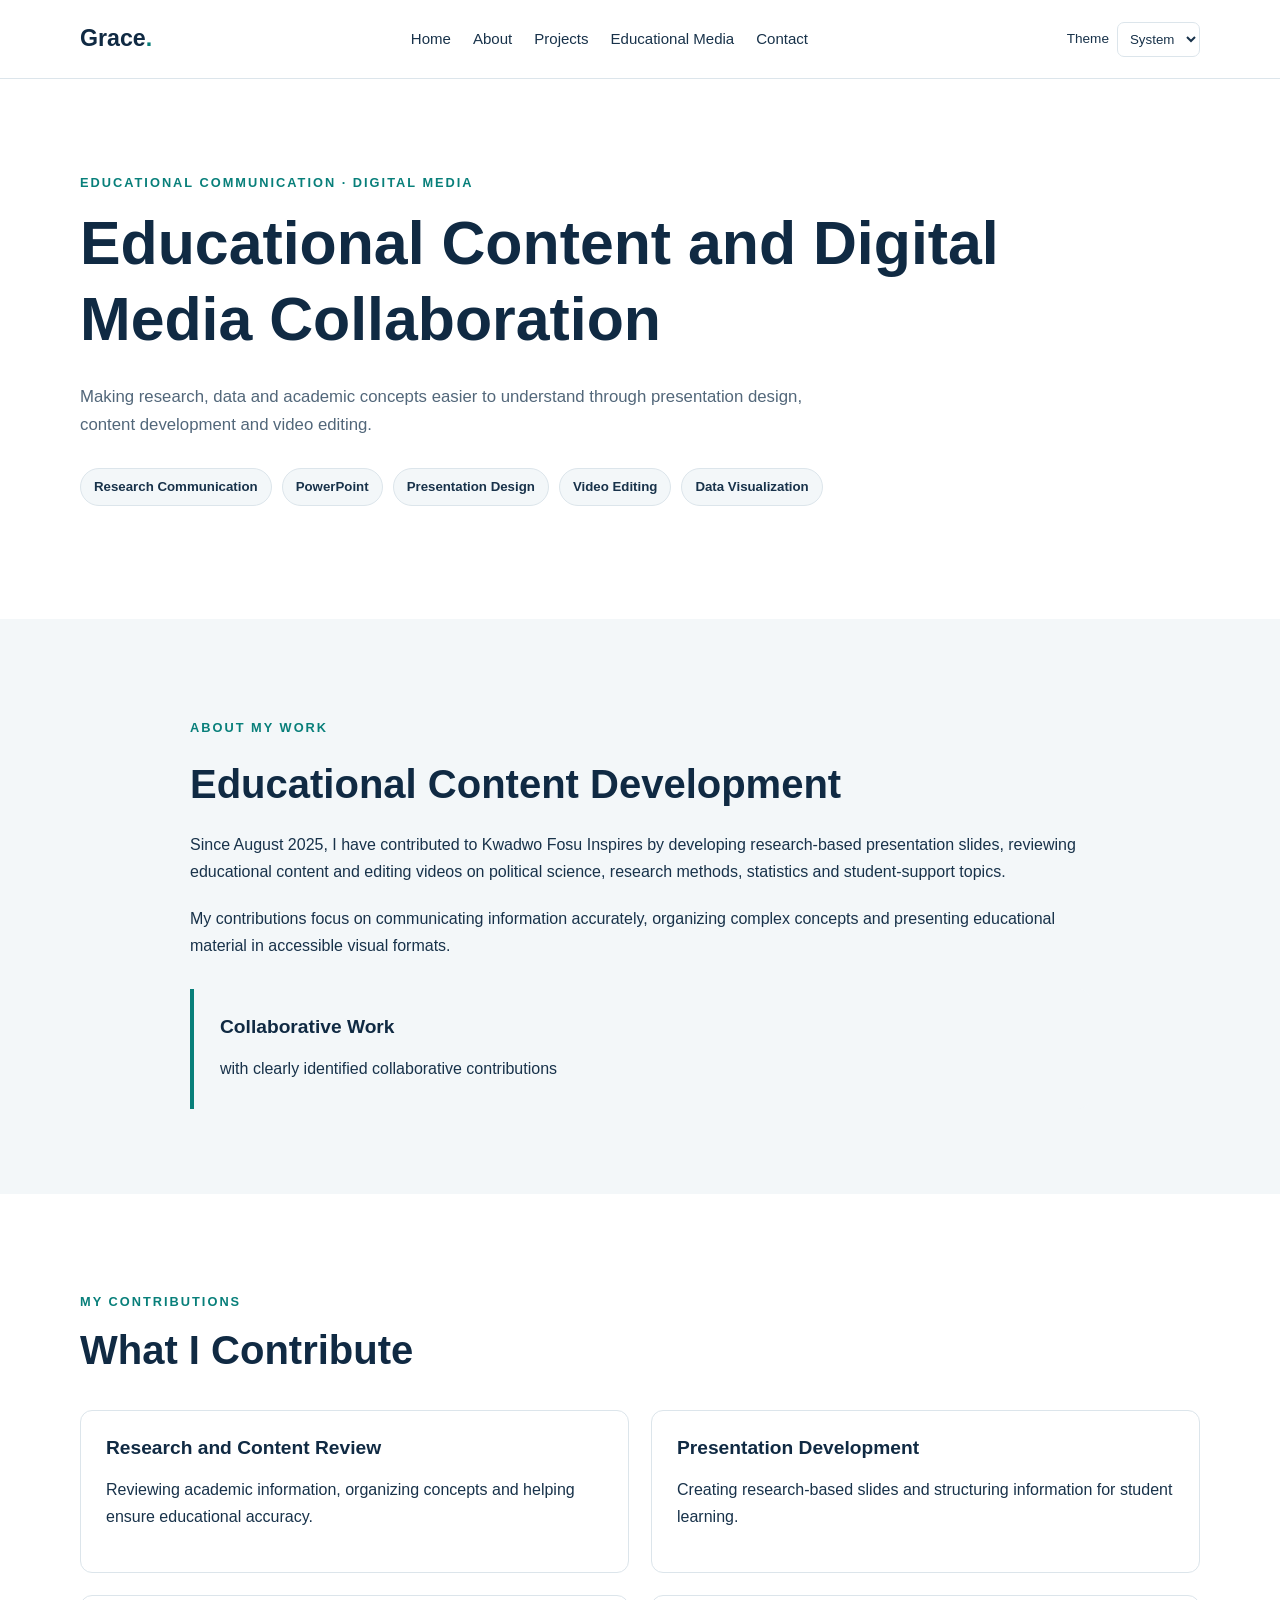
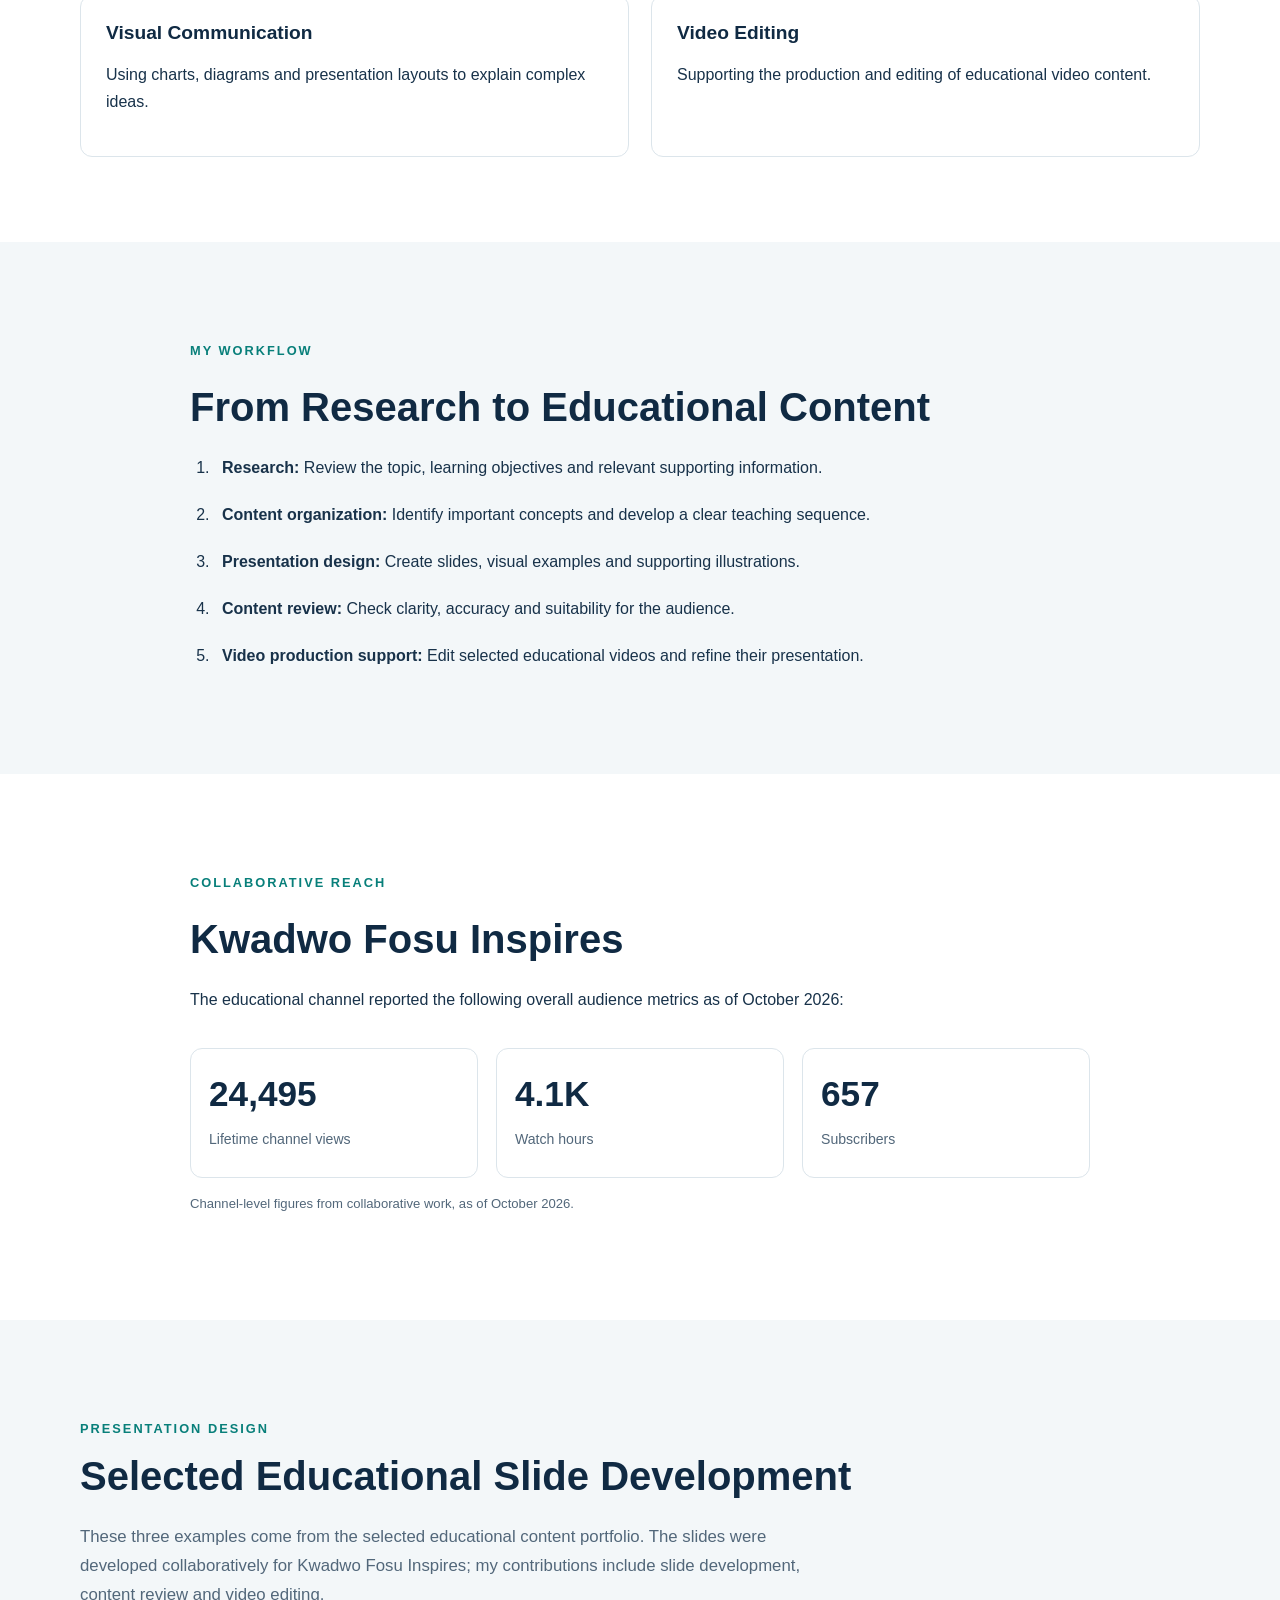
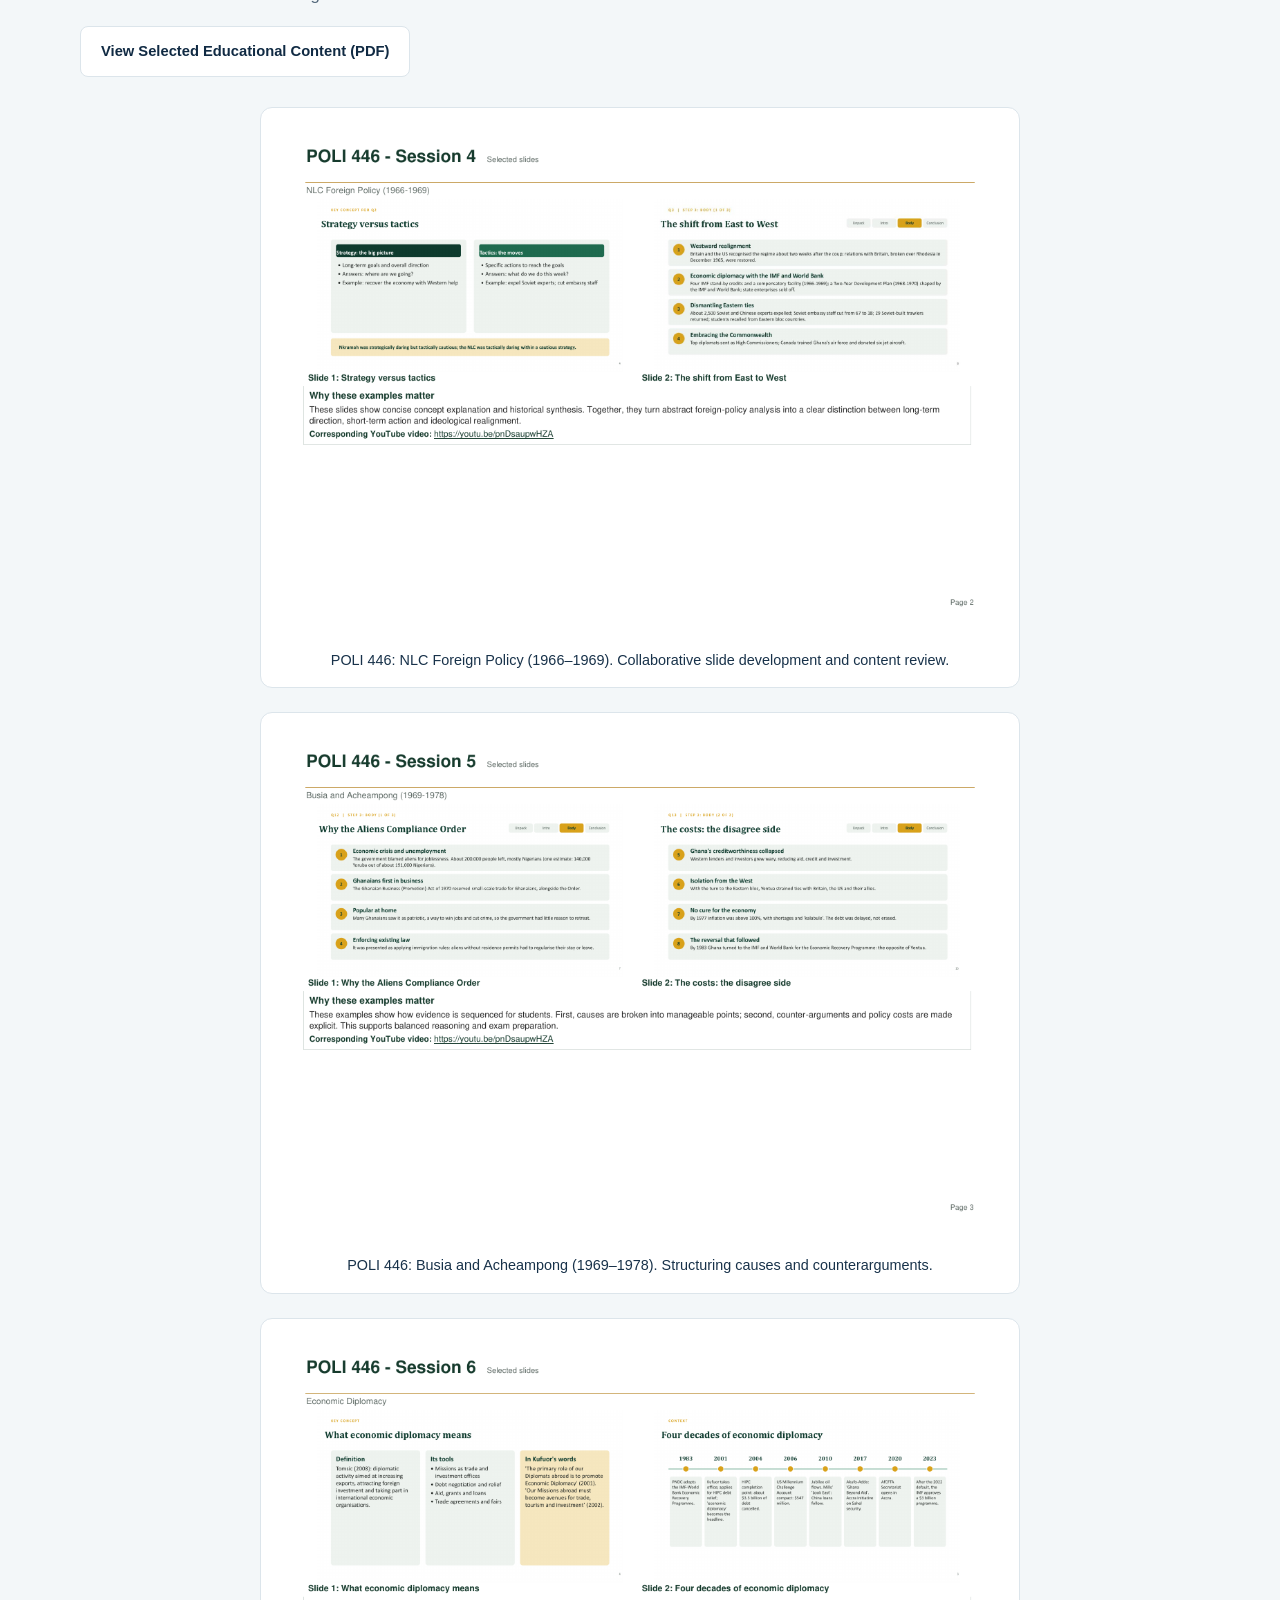
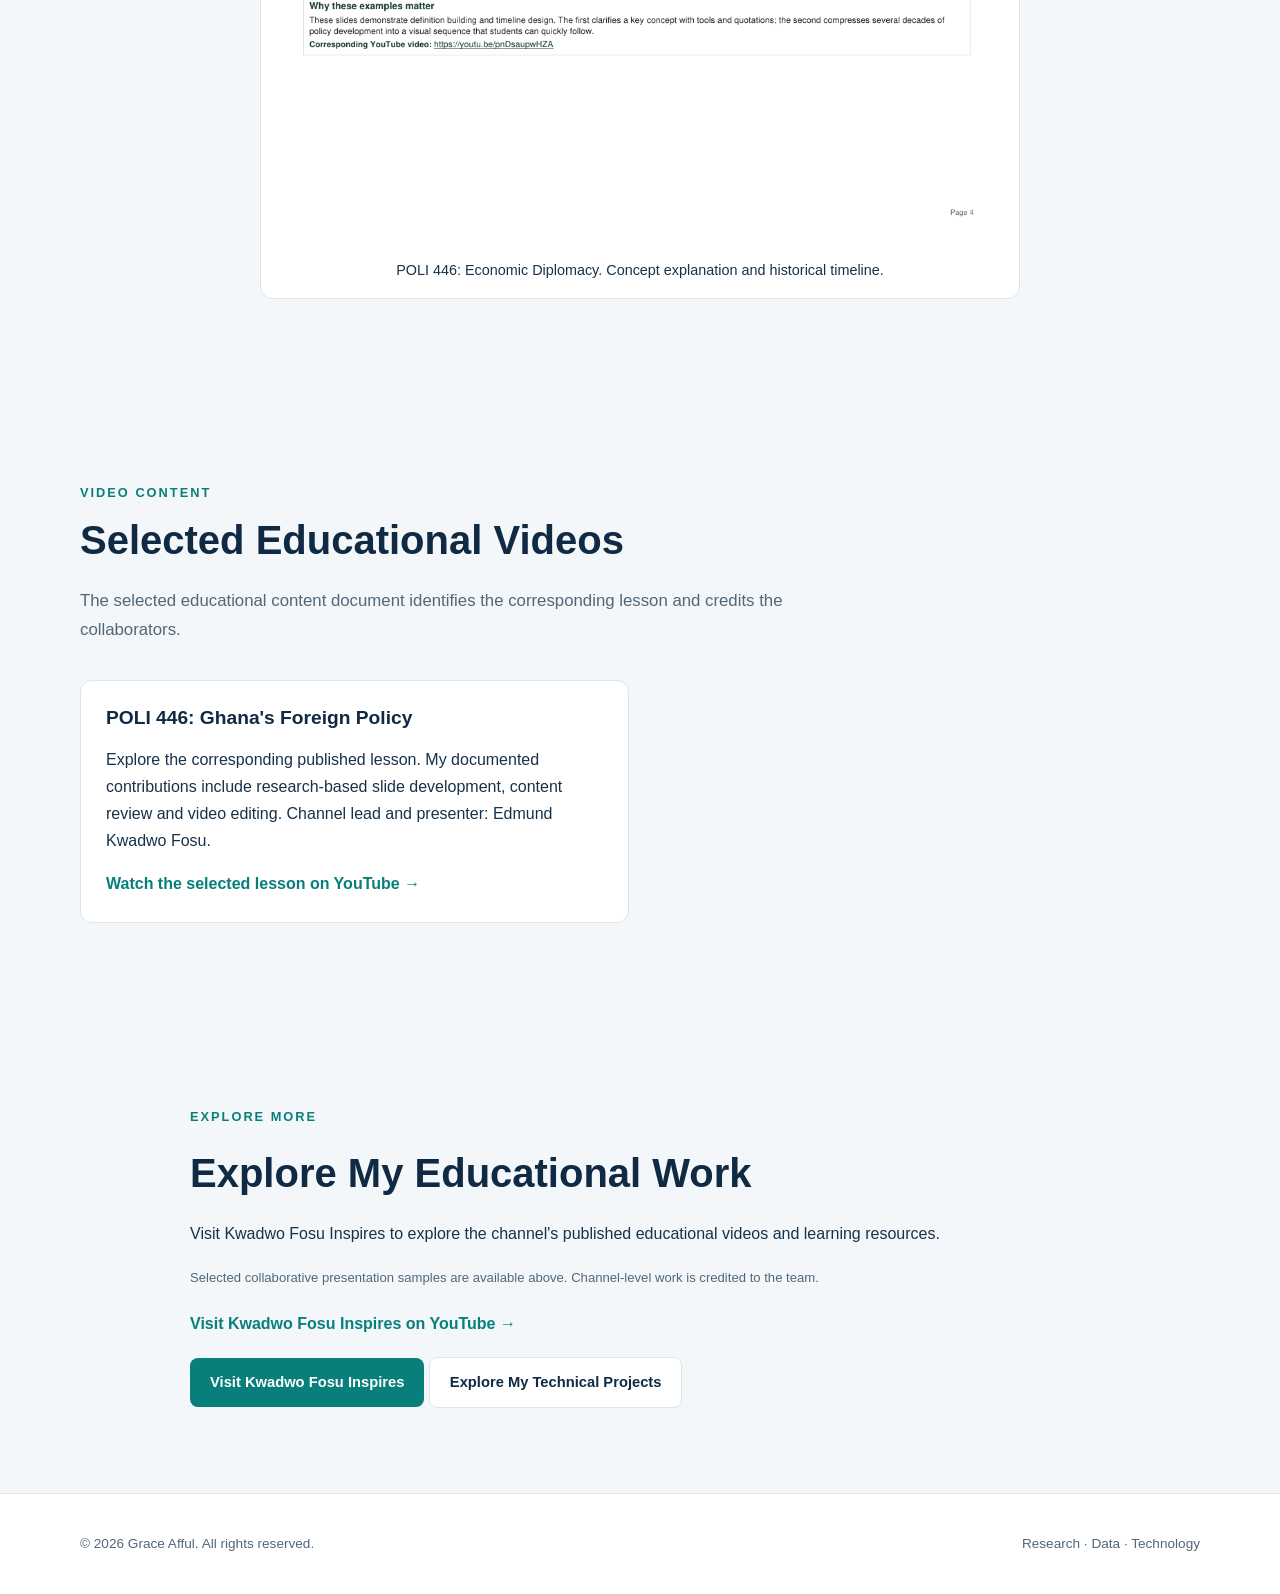
<file: educational-media.html>
<!DOCTYPE html>

<html lang="en">
<head>
<meta charset="utf-8"/>
<meta content="width=device-width, initial-scale=1.0" name="viewport"/>
<meta content="Educational media, presentation design and digital content collaboration by Grace Afful." name="description"/>
<title>Educational Media | Grace Afful</title>
<script>
    (function () {
      const saved = localStorage.getItem("portfolio-theme") || "system";
      const dark = window.matchMedia("(prefers-color-scheme: dark)").matches;
      document.documentElement.dataset.theme =
        saved === "light" || saved === "dark"
          ? saved
          : dark ? "dark" : "light";
    })();
  </script>
<link href="css/style.css" rel="stylesheet"/>
<script defer="" src="js/main.js"></script>
</head>
<body>
<a class="skip-link" href="#main">Skip to main content</a>
<header class="site-header">
<div class="container header-content">
<a class="logo" href="index.html">Grace<span>.</span></a>
<button aria-controls="main-navigation" aria-expanded="false" aria-label="Open navigation" class="menu-toggle" id="menu-toggle" type="button">
        ☰
      </button>
<nav aria-label="Main navigation" class="navigation" id="main-navigation">
<a href="index.html">Home</a>
<a href="about.html">About</a>
<a href="projects.html">Projects</a>
<a aria-current="page" href="educational-media.html">
          Educational Media
        </a>
<a href="contact.html">Contact</a>
</nav>
<div class="theme-control">
<label for="theme-select">Theme</label>
<select aria-label="Choose website theme" id="theme-select">
<option value="system">System</option>
<option value="light">Light</option>
<option value="dark">Dark</option>
</select>
</div>
</div>
</header>
<main id="main">
<!-- Introduction -->
<section class="section research-hero">
<div class="container">
<p class="eyebrow">
          EDUCATIONAL COMMUNICATION · DIGITAL MEDIA
        </p>
<h1 class="research-title">
          Educational Content and Digital Media Collaboration
        </h1>
<p class="section-intro">
          Making research, data and academic concepts
          easier to understand through presentation
          design, content development and video editing.
        </p>
<div class="research-tags">
<span>Research Communication</span>
<span>PowerPoint</span>
<span>Presentation Design</span>
<span>Video Editing</span>
<span>Data Visualization</span>
</div>
</div>
</section>
<!-- Overview -->
<section class="section section-muted">
<div class="container research-container">
<p class="eyebrow">ABOUT MY WORK</p>
<h2>Educational Content Development</h2>
<p>
          Since August 2025, I have contributed to
          Kwadwo Fosu Inspires by developing
          research-based presentation slides,
          reviewing educational content and editing
          videos on political science, research
          methods, statistics and student-support topics.
        </p>
<p>
          My contributions focus on communicating
          information accurately, organizing complex
          concepts and presenting educational material
          in accessible visual formats.
        </p>
<div class="research-highlight">
<h3>Collaborative Work</h3>
<p>with clearly identified collaborative contributions</p>
</div>
</div>
</section>
<!-- Contributions -->
<section class="section">
<div class="container">
<p class="eyebrow">MY CONTRIBUTIONS</p>
<h2>What I Contribute</h2>
<div class="research-method-grid">
<article class="research-method-card">
<h3>Research and Content Review</h3>
<p>
              Reviewing academic information,
              organizing concepts and helping
              ensure educational accuracy.
            </p>
</article>
<article class="research-method-card">
<h3>Presentation Development</h3>
<p>
              Creating research-based slides
              and structuring information for
              student learning.
            </p>
</article>
<article class="research-method-card">
<h3>Visual Communication</h3>
<p>
              Using charts, diagrams and
              presentation layouts to explain
              complex ideas.
            </p>
</article>
<article class="research-method-card">
<h3>Video Editing</h3>
<p>
              Supporting the production and
              editing of educational video content.
            </p>
</article>
</div>
</div>
</section>
<!-- Workflow -->
<section class="section section-muted">
<div class="container research-container">
<p class="eyebrow">MY WORKFLOW</p>
<h2>From Research to Educational Content</h2>
<ol class="research-process">
<li>
<strong>Research:</strong>
            Review the topic, learning objectives
            and relevant supporting information.
          </li>
<li>
<strong>Content organization:</strong>
            Identify important concepts and
            develop a clear teaching sequence.
          </li>
<li>
<strong>Presentation design:</strong>
            Create slides, visual examples
            and supporting illustrations.
          </li>
<li>
<strong>Content review:</strong>
            Check clarity, accuracy and
            suitability for the audience.
          </li>
<li>
<strong>Video production support:</strong>
            Edit selected educational videos
            and refine their presentation.
          </li>
</ol>
</div>
</section>
<!-- Channel metrics -->
<section class="section">
<div class="container research-container">
<p class="eyebrow">COLLABORATIVE REACH</p>
<h2>Kwadwo Fosu Inspires</h2>
<p>The educational channel reported the following overall audience metrics as of October 2026:</p>
<div class="research-stats">
<div class="research-stat">
<strong>24,495</strong>
<span>Lifetime channel views</span>
</div>
<div class="research-stat">
<strong>4.1K</strong>
<span>Watch hours</span>
</div>
<div class="research-stat">
<strong>657</strong>
<span>Subscribers</span>
</div>
</div>
<p class="research-small-note">
          Channel-level figures from collaborative work, as of October 2026.
        </p>
</div>
</section>
<!-- Slide portfolio -->
<section class="section section-muted">
<div class="container">
<p class="eyebrow">PRESENTATION DESIGN</p>
<h2>Selected Educational Slide Development</h2>
<p class="section-intro">
          These three examples come from the selected educational content portfolio. The slides were developed collaboratively for Kwadwo Fosu Inspires; my contributions include slide development, content review and video editing.
        </p>
<p><a class="button secondary" href="assets/Grace_Afful_Selected_Educational_Content_Work.pdf" rel="noopener noreferrer" target="_blank">View Selected Educational Content (PDF)</a></p>
<div class="research-figure-grid">
<figure class="research-evidence-figure">
<a href="assets/Grace_Afful_Selected_Educational_Content_Work.pdf#page=2" rel="noopener noreferrer" target="_blank">
<img alt="Selected NLC foreign policy teaching slides explaining strategy, tactics and diplomatic realignment" loading="lazy" src="assets/images/educational_nlc.png"/>
</a>
<figcaption>POLI 446: NLC Foreign Policy (1966–1969). Collaborative slide development and content review.</figcaption>
</figure>
<figure class="research-evidence-figure">
<a href="assets/Grace_Afful_Selected_Educational_Content_Work.pdf#page=3" rel="noopener noreferrer" target="_blank">
<img alt="Selected slides discussing the Aliens Compliance Order and its policy consequences" loading="lazy" src="assets/images/educational_busia.png"/>
</a>
<figcaption>POLI 446: Busia and Acheampong (1969–1978). Structuring causes and counterarguments.</figcaption>
</figure>
<figure class="research-evidence-figure">
<a href="assets/Grace_Afful_Selected_Educational_Content_Work.pdf#page=4" rel="noopener noreferrer" target="_blank">
<img alt="Selected teaching slides introducing economic diplomacy and its historical development" loading="lazy" src="assets/images/educational_economic.png"/>
</a>
<figcaption>POLI 446: Economic Diplomacy. Concept explanation and historical timeline.</figcaption>
</figure>
</div>
</div>
</section>
<!-- Data visualization -->

<!-- Video samples -->
<section class="section section-muted">
<div class="container">
<p class="eyebrow">VIDEO CONTENT</p>
<h2>Selected Educational Videos</h2>
<p class="section-intro">
          The selected educational content document identifies the corresponding lesson and credits the collaborators.
        </p>
<div class="research-method-grid">
<article class="research-method-card">
<h3>POLI 446: Ghana's Foreign Policy</h3>
<p>Explore the corresponding published lesson. My documented contributions include research-based slide development, content review and video editing. Channel lead and presenter: Edmund Kwadwo Fosu.</p>
<a class="project-link" href="https://youtu.be/pnDsaupwHZA" rel="noopener noreferrer" target="_blank">Watch the selected lesson on YouTube →</a>
</article>
</div>
</div>
</section>
<!-- Ethics and limitations -->

<!-- Links -->
<section class="section section-muted">
<div class="container research-container">
<p class="eyebrow">EXPLORE MORE</p>
<h2>Explore My Educational Work</h2>
<p>
          Visit Kwadwo Fosu Inspires to explore
          the channel's published educational
          videos and learning resources.
        </p>
<p class="research-small-note">
          Selected collaborative presentation samples are available above. Channel-level work is credited to the team.
        </p>
<p><a class="project-link" href="https://www.youtube.com/@kwadwofosuinspires" rel="noopener noreferrer" target="_blank">Visit Kwadwo Fosu Inspires on YouTube →</a></p>
<a class="button primary" href="https://www.youtube.com/@kwadwofosuinspires" rel="noopener noreferrer" target="_blank">Visit Kwadwo Fosu Inspires</a>
<a class="button secondary" href="projects.html">
          Explore My Technical Projects
        </a>
</div>
</section>
</main>
<footer class="site-footer">
<div class="container footer-content">
<p>© <span id="year"></span> Grace Afful. All rights reserved.</p>
<p>Research · Data · Technology</p>
</div>
</footer>
</body>
</html>
</file>
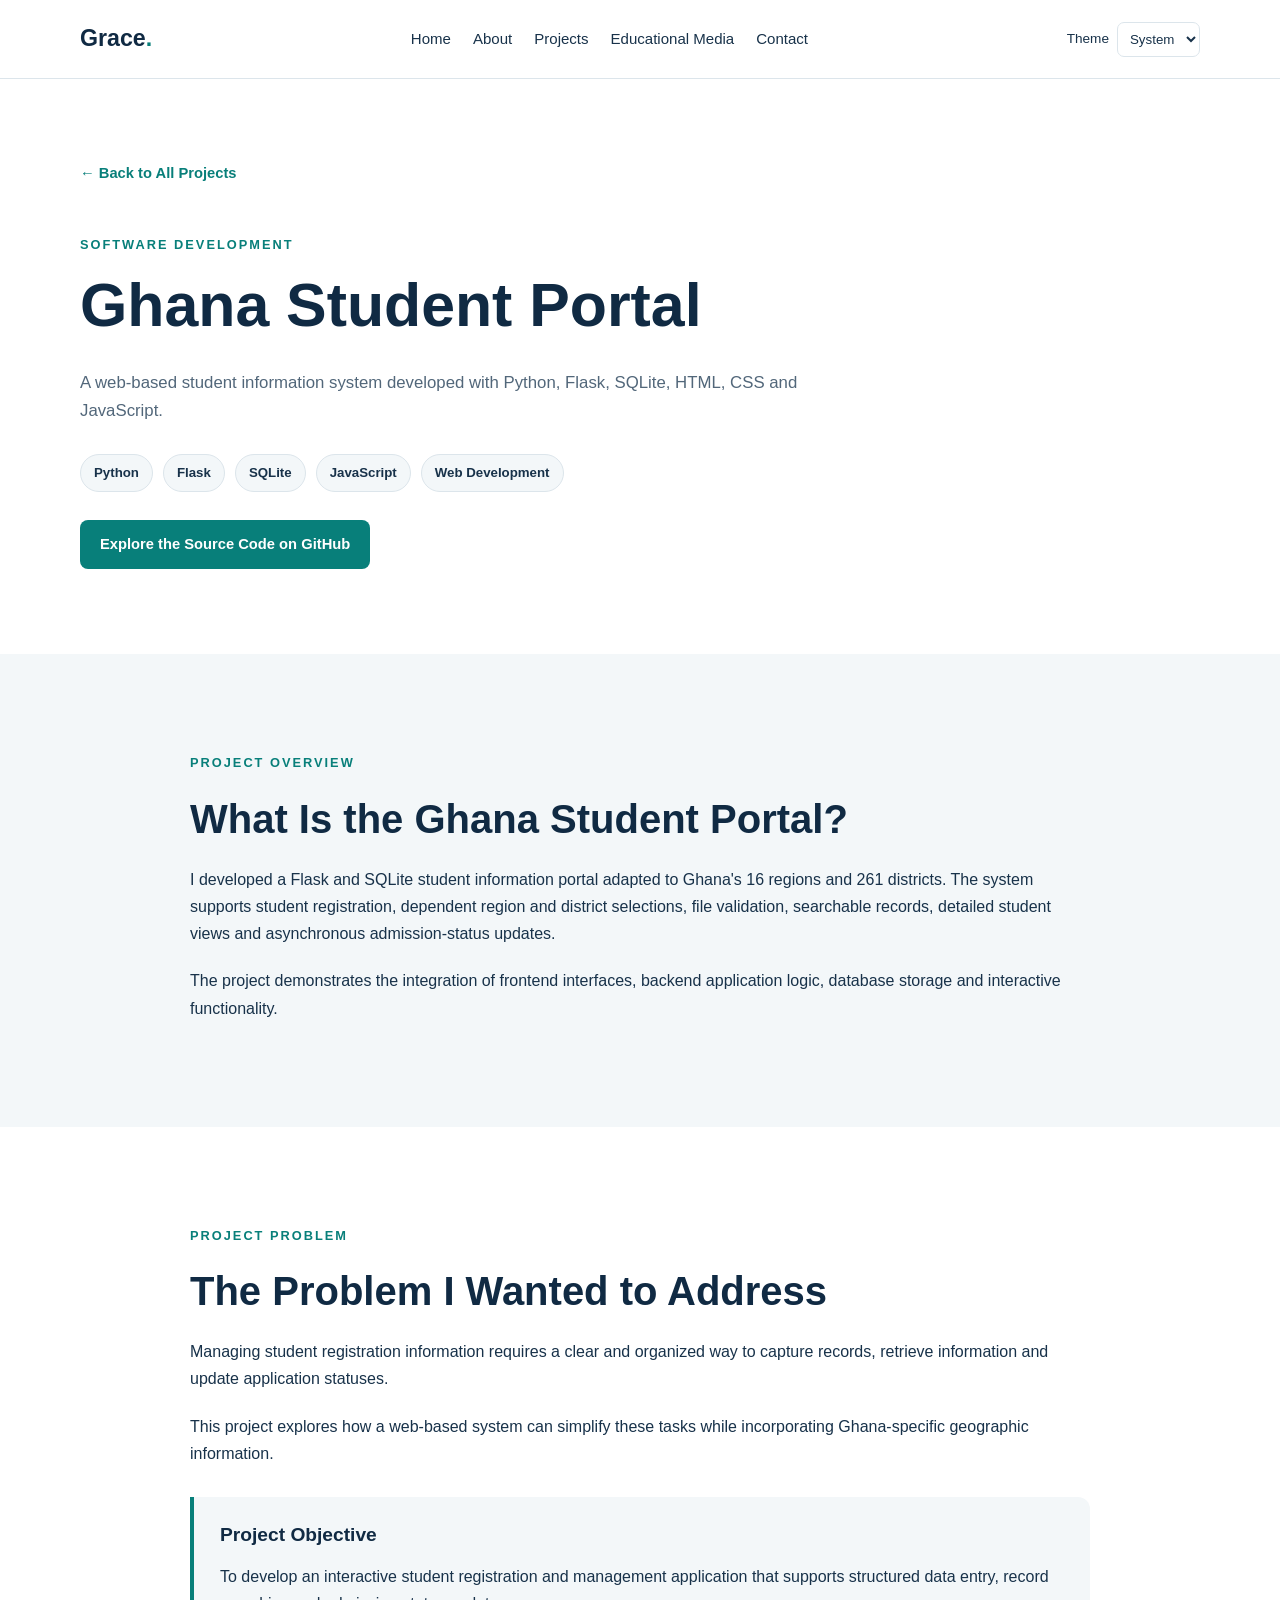
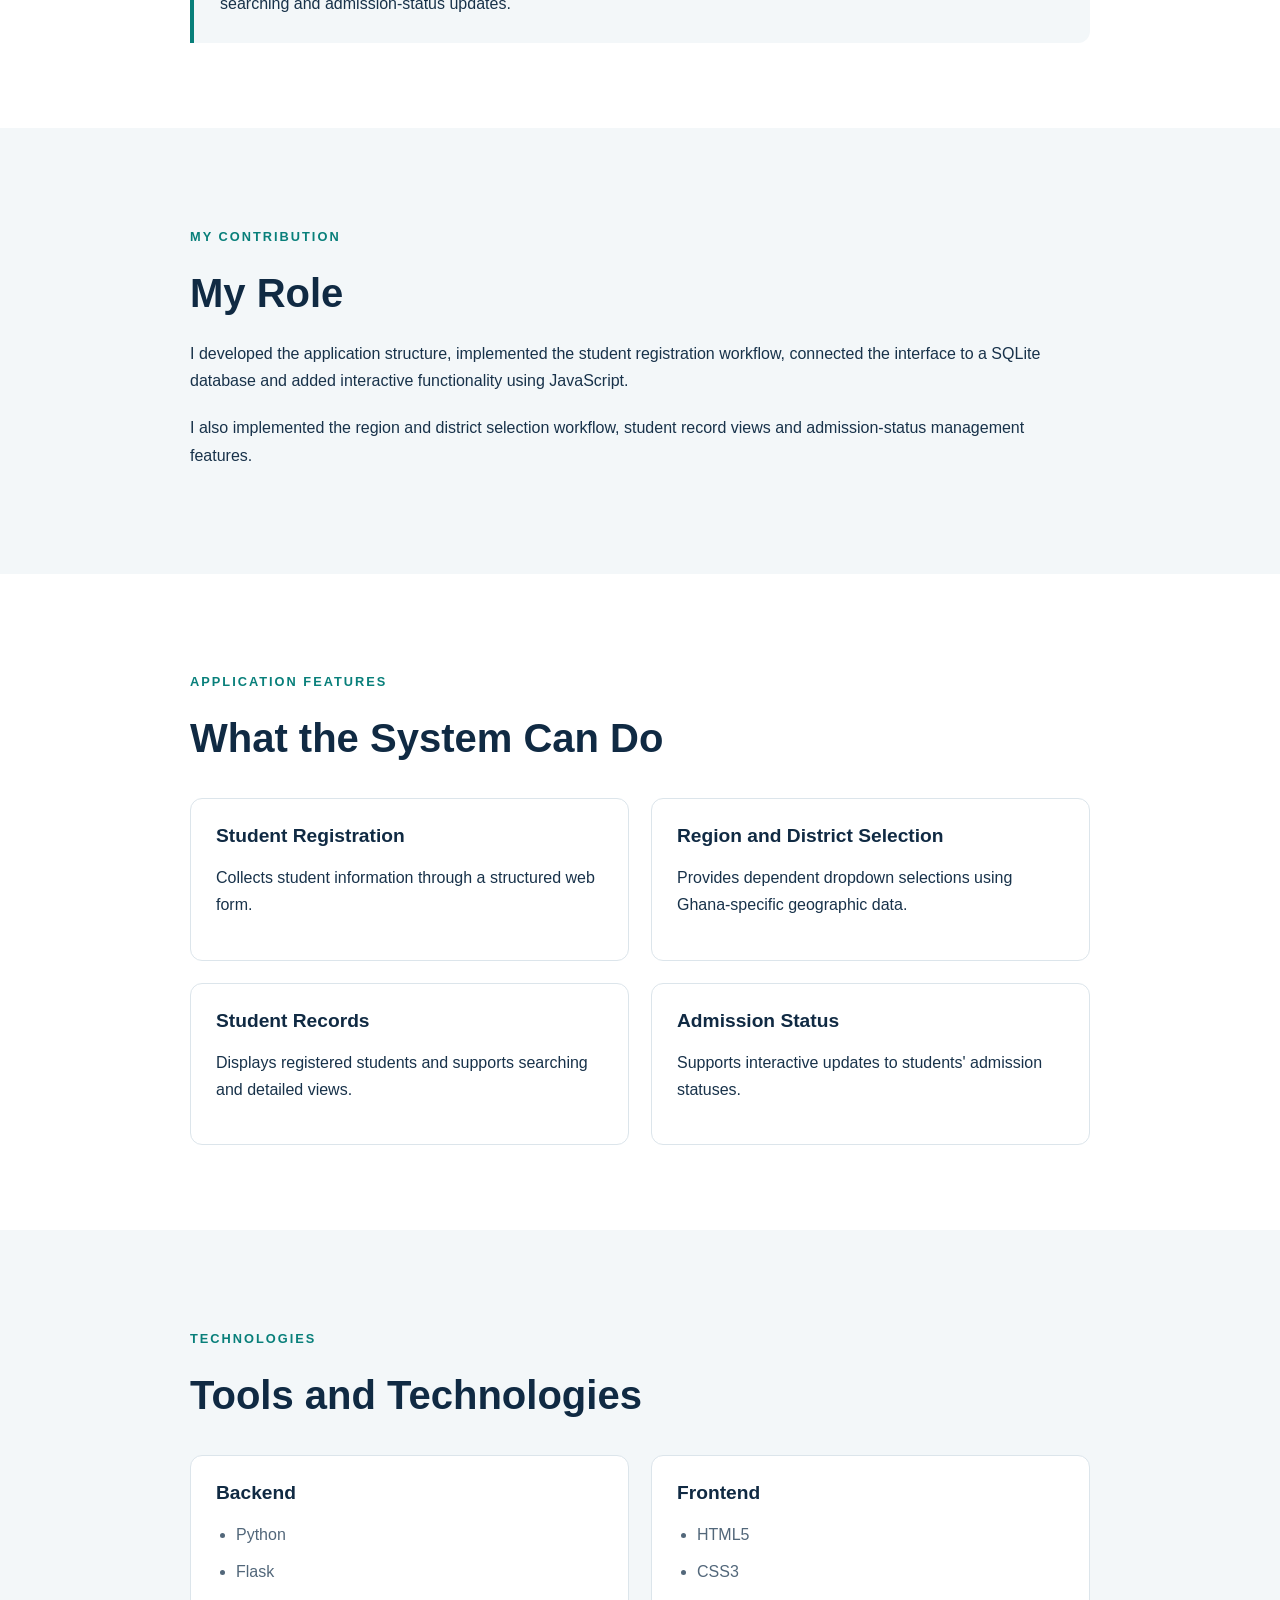
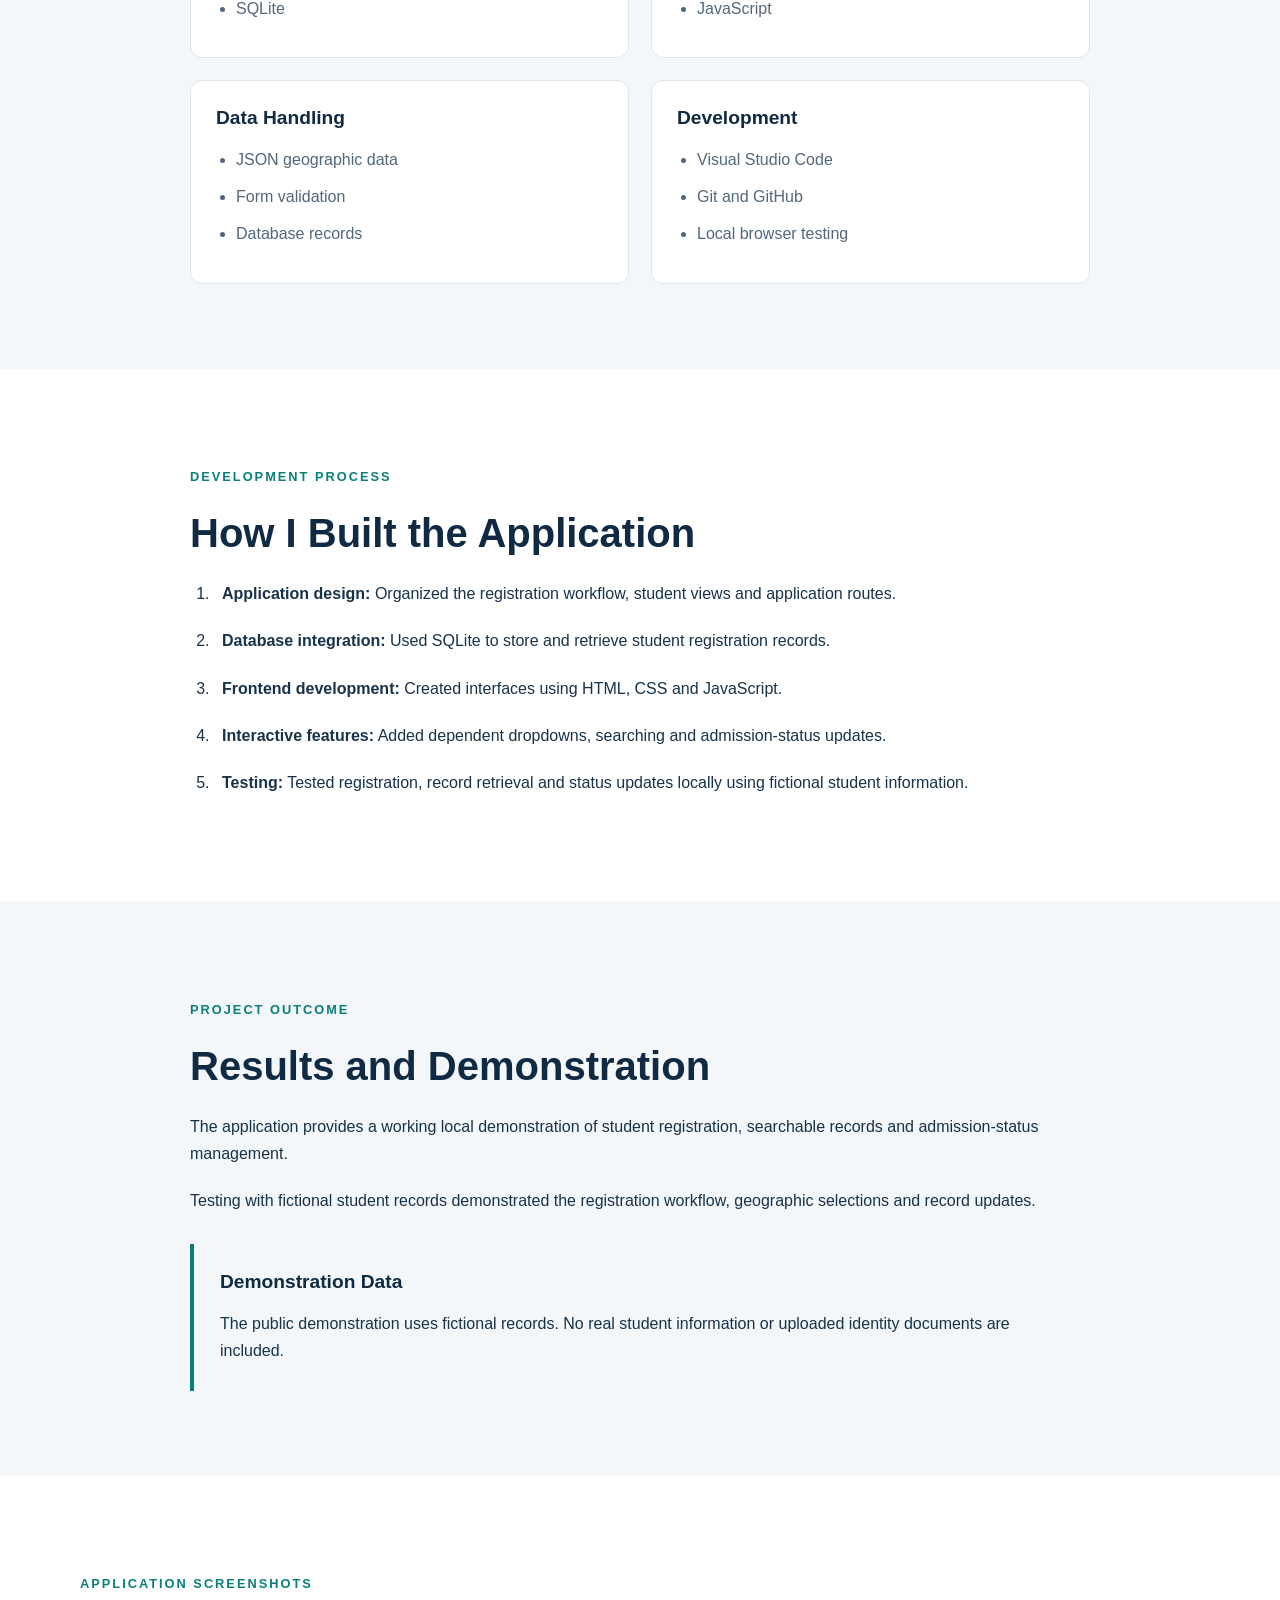
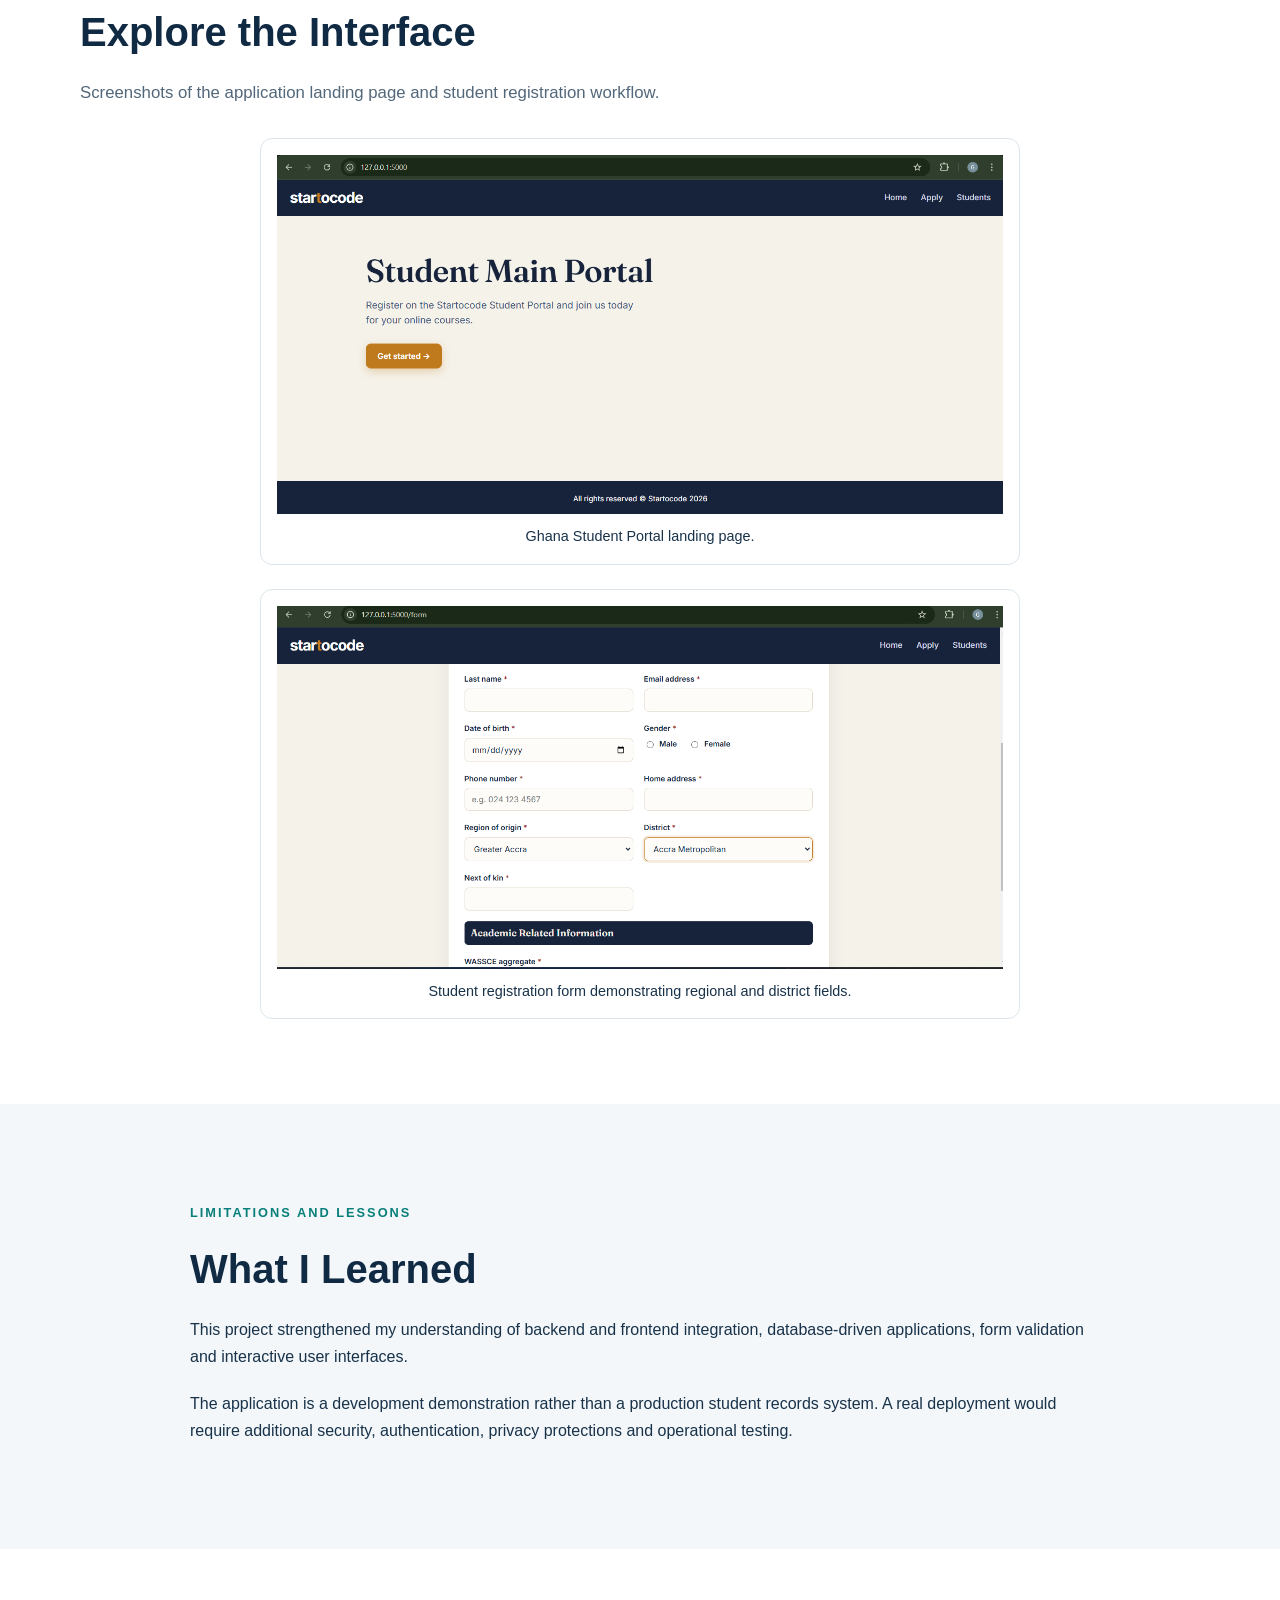
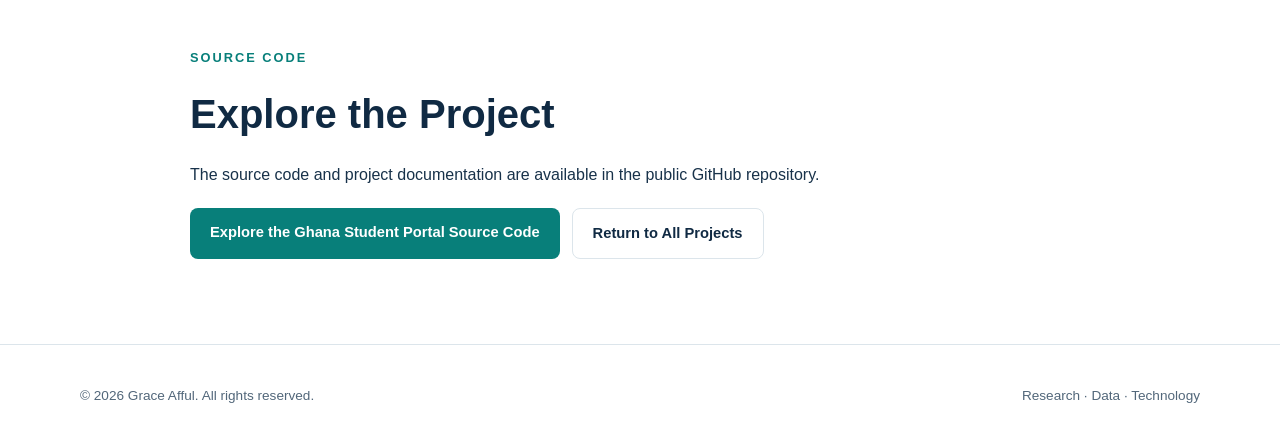
<file: ghana-student-portal.html>
<!DOCTYPE html>

<html lang="en">
<head>
<meta charset="utf-8"/>
<meta content="width=device-width, initial-scale=1.0" name="viewport"/>
<meta content="Ghana Student Portal, a Flask and SQLite student registration and management web application developed by Grace Afful." name="description"/>
<title>Ghana Student Portal | Grace Afful</title>
<script>
    (function () {
      const saved = localStorage.getItem("portfolio-theme") || "system";
      const dark = window.matchMedia("(prefers-color-scheme: dark)").matches;
      document.documentElement.dataset.theme =
        saved === "light" || saved === "dark"
          ? saved
          : dark ? "dark" : "light";
    })();
  </script>
<link href="css/style.css" rel="stylesheet"/>
<script defer="" src="js/main.js"></script>
</head>
<body>
<a class="skip-link" href="#main">Skip to main content</a>
<header class="site-header">
<div class="container header-content">
<a class="logo" href="index.html">Grace<span>.</span></a>
<button aria-controls="main-navigation" aria-expanded="false" aria-label="Open navigation" class="menu-toggle" id="menu-toggle" type="button">
        ☰
      </button>
<nav aria-label="Main navigation" class="navigation" id="main-navigation">
<a href="index.html">Home</a>
<a href="about.html">About</a>
<a aria-current="page" href="projects.html">Projects</a>
<a href="educational-media.html">Educational Media</a>
<a href="contact.html">Contact</a>
</nav>
<div class="theme-control">
<label for="theme-select">Theme</label>
<select aria-label="Choose website theme" id="theme-select">
<option value="system">System</option>
<option value="light">Light</option>
<option value="dark">Dark</option>
</select>
</div>
</div>
</header>
<main id="main">
<!-- Project introduction -->
<section class="section research-hero">
<div class="container">
<a class="back-link" href="projects.html">
          ← Back to All Projects
        </a>
<p class="eyebrow">SOFTWARE DEVELOPMENT</p>
<h1 class="research-title">Ghana Student Portal</h1>
<p class="section-intro">
          A web-based student information system developed
          with Python, Flask, SQLite, HTML, CSS and JavaScript.
        </p>
<div class="research-tags">
<span>Python</span>
<span>Flask</span>
<span>SQLite</span>
<span>JavaScript</span>
<span>Web Development</span>
</div>
<a class="button primary" href="https://github.com/GRACE-AFFUL/Ghana-Student-Portal" rel="noopener noreferrer" target="_blank">
          Explore the Source Code on GitHub
        </a>
</div>
</section>
<!-- Overview -->
<section class="section section-muted">
<div class="container research-container">
<p class="eyebrow">PROJECT OVERVIEW</p>
<h2>What Is the Ghana Student Portal?</h2>
<p>
          I developed a Flask and SQLite student information
          portal adapted to Ghana's 16 regions and 261 districts.
          The system supports student registration, dependent
          region and district selections, file validation,
          searchable records, detailed student views and
          asynchronous admission-status updates.
        </p>
<p>
          The project demonstrates the integration of
          frontend interfaces, backend application logic,
          database storage and interactive functionality.
        </p>
</div>
</section>
<!-- Problem -->
<section class="section">
<div class="container research-container">
<p class="eyebrow">PROJECT PROBLEM</p>
<h2>The Problem I Wanted to Address</h2>
<p>
          Managing student registration information requires
          a clear and organized way to capture records,
          retrieve information and update application statuses.
        </p>
<p>
          This project explores how a web-based system can
          simplify these tasks while incorporating
          Ghana-specific geographic information.
        </p>
<div class="research-highlight">
<h3>Project Objective</h3>
<p>
            To develop an interactive student registration
            and management application that supports
            structured data entry, record searching
            and admission-status updates.
          </p>
</div>
</div>
</section>
<!-- My role -->
<section class="section section-muted">
<div class="container research-container">
<p class="eyebrow">MY CONTRIBUTION</p>
<h2>My Role</h2>
<p>
          I developed the application structure, implemented
          the student registration workflow, connected the
          interface to a SQLite database and added
          interactive functionality using JavaScript.
        </p>
<p>
          I also implemented the region and district
          selection workflow, student record views
          and admission-status management features.
        </p>
</div>
</section>
<!-- Features -->
<section class="section">
<div class="container research-container">
<p class="eyebrow">APPLICATION FEATURES</p>
<h2>What the System Can Do</h2>
<div class="research-method-grid">
<article class="research-method-card">
<h3>Student Registration</h3>
<p>
              Collects student information through
              a structured web form.
            </p>
</article>
<article class="research-method-card">
<h3>Region and District Selection</h3>
<p>
              Provides dependent dropdown selections
              using Ghana-specific geographic data.
            </p>
</article>
<article class="research-method-card">
<h3>Student Records</h3>
<p>
              Displays registered students and
              supports searching and detailed views.
            </p>
</article>
<article class="research-method-card">
<h3>Admission Status</h3>
<p>
              Supports interactive updates
              to students' admission statuses.
            </p>
</article>
</div>
</div>
</section>
<!-- Tools -->
<section class="section section-muted">
<div class="container research-container">
<p class="eyebrow">TECHNOLOGIES</p>
<h2>Tools and Technologies</h2>
<div class="research-method-grid">
<article class="research-method-card">
<h3>Backend</h3>
<ul>
<li>Python</li>
<li>Flask</li>
<li>SQLite</li>
</ul>
</article>
<article class="research-method-card">
<h3>Frontend</h3>
<ul>
<li>HTML5</li>
<li>CSS3</li>
<li>JavaScript</li>
</ul>
</article>
<article class="research-method-card">
<h3>Data Handling</h3>
<ul>
<li>JSON geographic data</li>
<li>Form validation</li>
<li>Database records</li>
</ul>
</article>
<article class="research-method-card">
<h3>Development</h3>
<ul>
<li>Visual Studio Code</li>
<li>Git and GitHub</li>
<li>Local browser testing</li>
</ul>
</article>
</div>
</div>
</section>
<!-- Process -->
<section class="section">
<div class="container research-container">
<p class="eyebrow">DEVELOPMENT PROCESS</p>
<h2>How I Built the Application</h2>
<ol class="research-process">
<li>
<strong>Application design:</strong>
            Organized the registration workflow,
            student views and application routes.
          </li>
<li>
<strong>Database integration:</strong>
            Used SQLite to store and retrieve
            student registration records.
          </li>
<li>
<strong>Frontend development:</strong>
            Created interfaces using HTML,
            CSS and JavaScript.
          </li>
<li>
<strong>Interactive features:</strong>
            Added dependent dropdowns, searching
            and admission-status updates.
          </li>
<li>
<strong>Testing:</strong>
            Tested registration, record retrieval
            and status updates locally using
            fictional student information.
          </li>
</ol>
</div>
</section>
<!-- Results -->
<section class="section section-muted">
<div class="container research-container">
<p class="eyebrow">PROJECT OUTCOME</p>
<h2>Results and Demonstration</h2>
<p>
          The application provides a working local
          demonstration of student registration,
          searchable records and admission-status
          management.
        </p>
<p>
          Testing with fictional student records
          demonstrated the registration workflow,
          geographic selections and record updates.
        </p>
<div class="research-highlight">
<h3>Demonstration Data</h3>
<p>
            The public demonstration uses fictional
            records. No real student information
            or uploaded identity documents are included.
          </p>
</div>
</div>
</section>
<!-- Screenshots -->
<section class="section">
<div class="container">
<p class="eyebrow">APPLICATION SCREENSHOTS</p>
<h2>Explore the Interface</h2>
<p class="section-intro">Screenshots of the application landing page and student registration workflow.</p>
<div class="research-figure-grid">
<figure class="research-evidence-figure"><img alt="Ghana Student Portal landing page" loading="lazy" src="assets/images/student_portal_home.png"/><figcaption>Ghana Student Portal landing page.</figcaption></figure>
<figure class="research-evidence-figure"><img alt="Student registration form demonstrating regional and district fields" loading="lazy" src="assets/images/student_portal_registration.png"/><figcaption>Student registration form demonstrating regional and district fields.</figcaption></figure>


</div>
</div>
</section>
<!-- Limitations -->
<section class="section section-muted">
<div class="container research-container">
<p class="eyebrow">LIMITATIONS AND LESSONS</p>
<h2>What I Learned</h2>
<p>
          This project strengthened my understanding
          of backend and frontend integration,
          database-driven applications, form validation
          and interactive user interfaces.
        </p>
<p>
          The application is a development
          demonstration rather than a production
          student records system. A real deployment
          would require additional security,
          authentication, privacy protections
          and operational testing.
        </p>
</div>
</section>
<!-- Evidence -->
<section class="section">
<div class="container research-container">
<p class="eyebrow">SOURCE CODE</p>
<h2>Explore the Project</h2>
<p>
          The source code and project documentation
          are available in the public GitHub repository.
        </p>
<div class="button-group">
<a class="button primary" href="https://github.com/GRACE-AFFUL/Ghana-Student-Portal" rel="noopener noreferrer" target="_blank">
            Explore the Ghana Student Portal Source Code
          </a>
<a class="button secondary" href="projects.html">
            Return to All Projects
          </a>
</div>
</div>
</section>
</main>
<footer class="site-footer">
<div class="container footer-content">
<p>© <span id="year"></span> Grace Afful. All rights reserved.</p>
<p>Research · Data · Technology</p>
</div>
</footer>
</body>
</html>
</file>
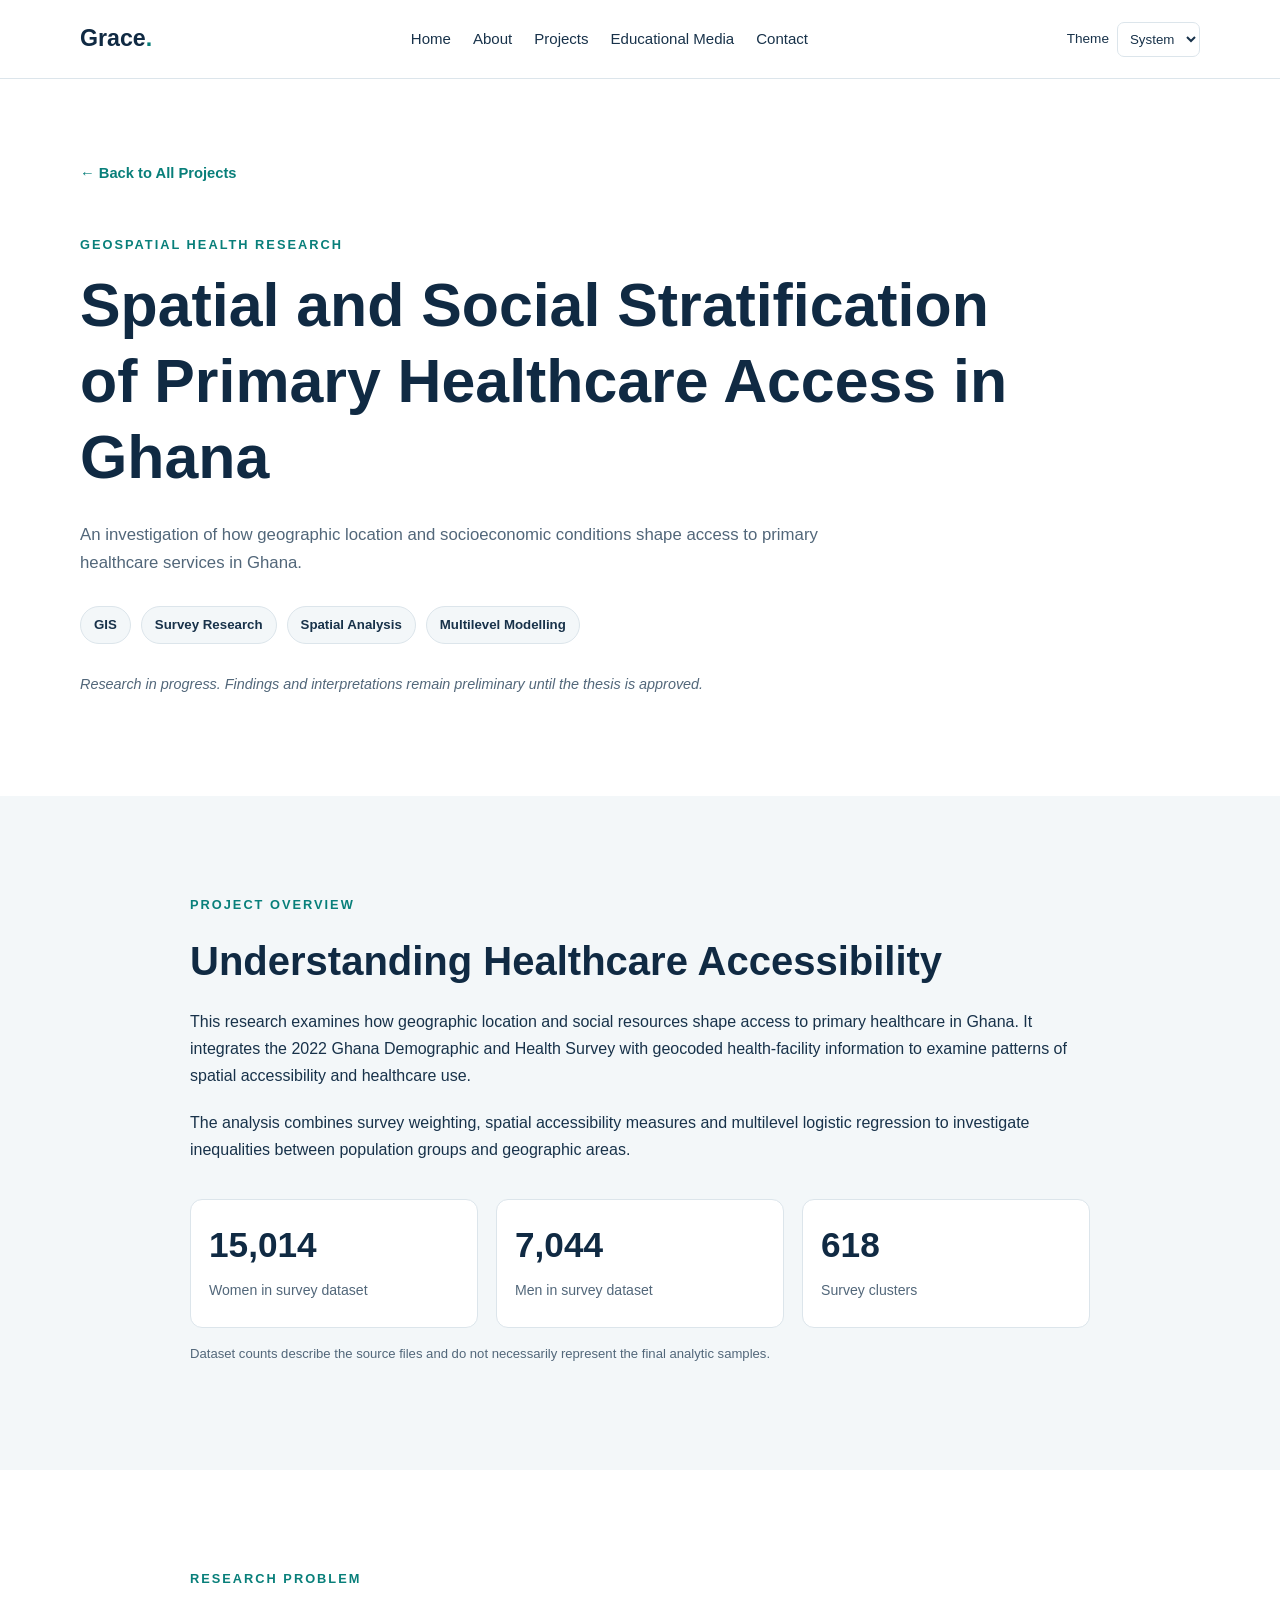
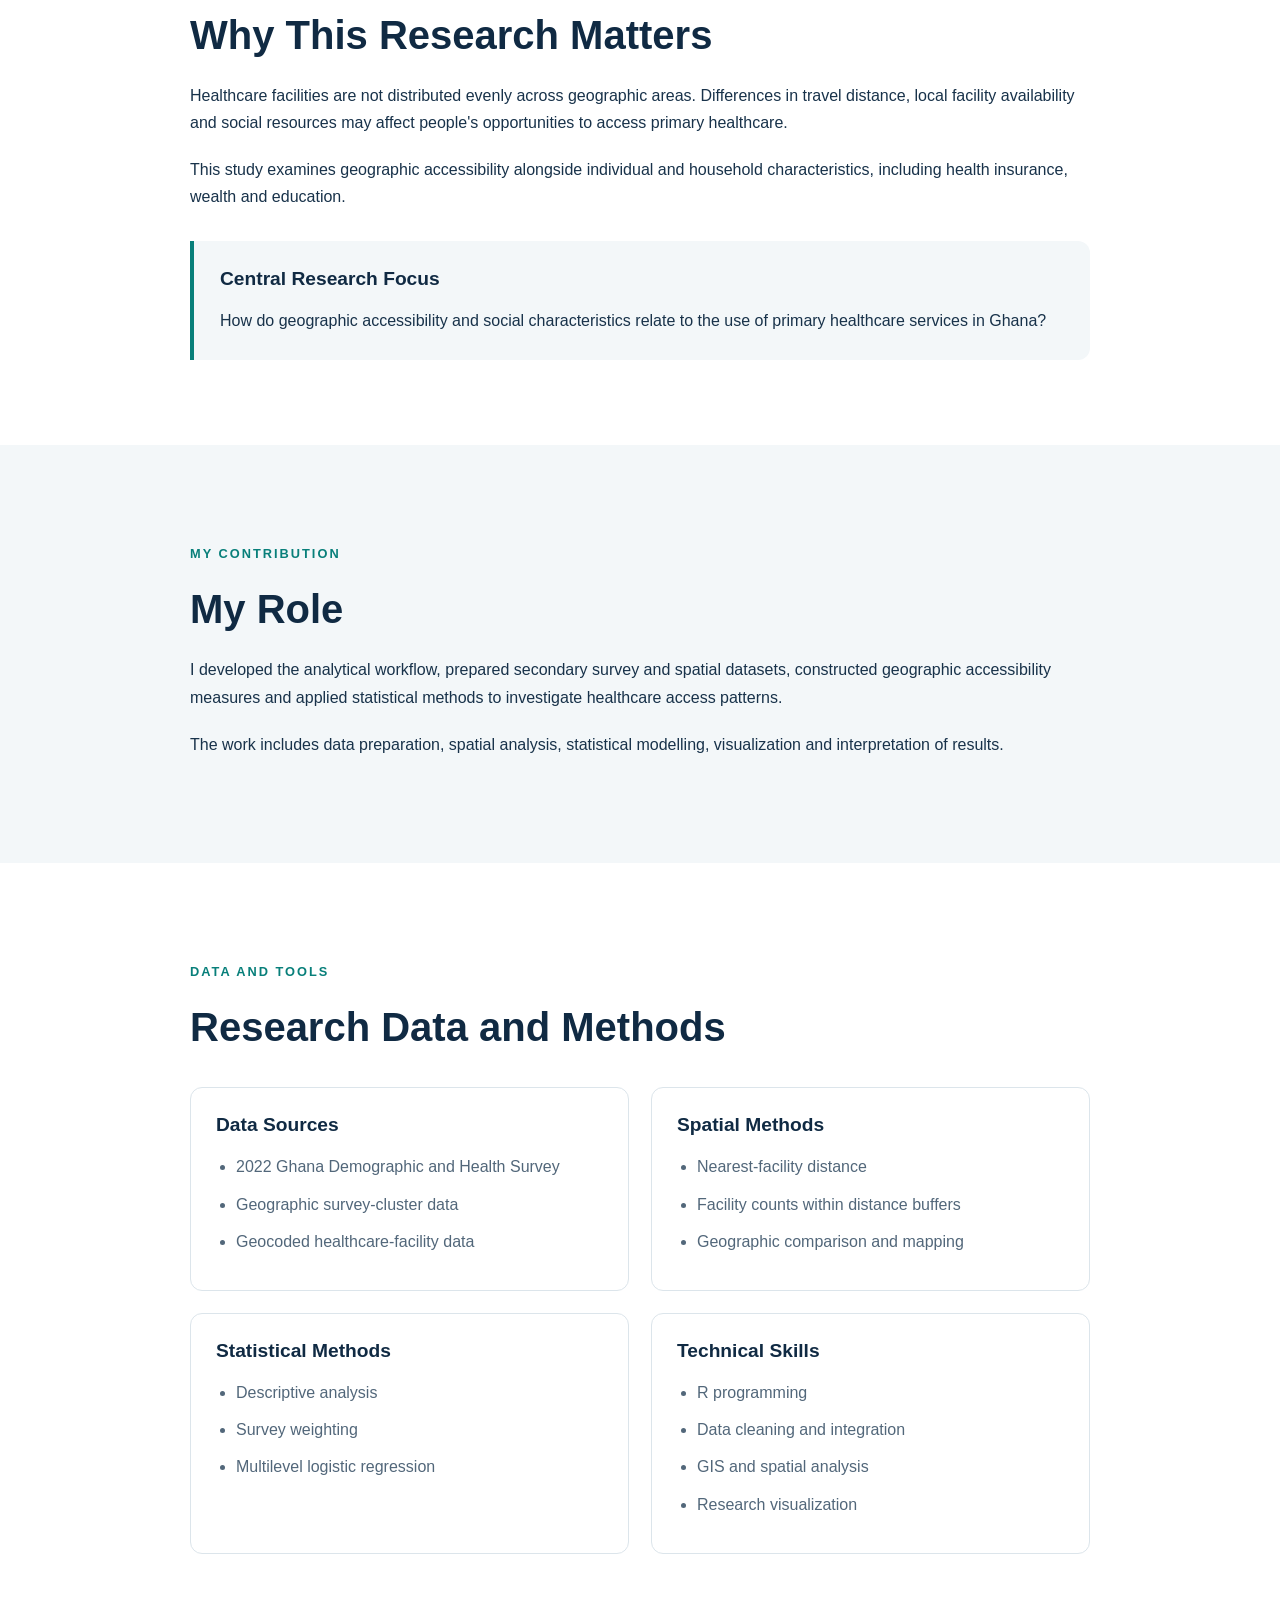
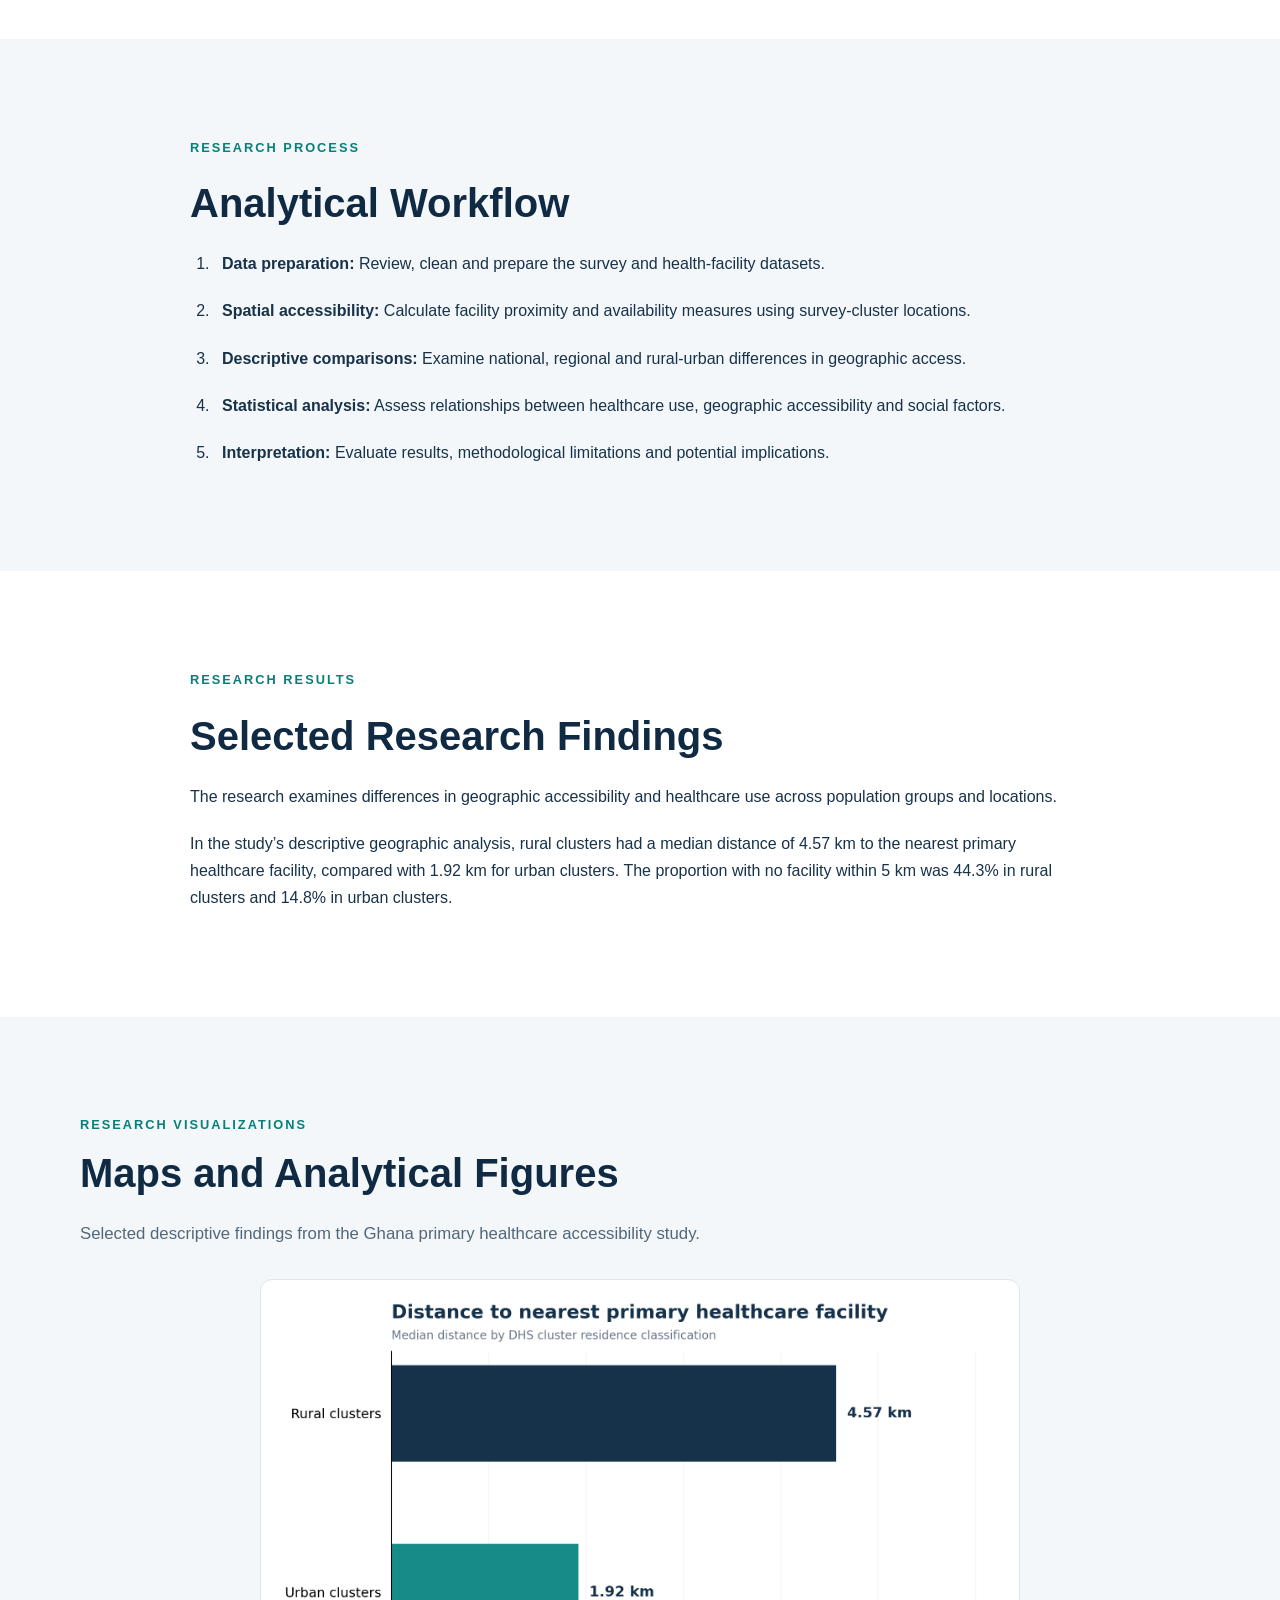
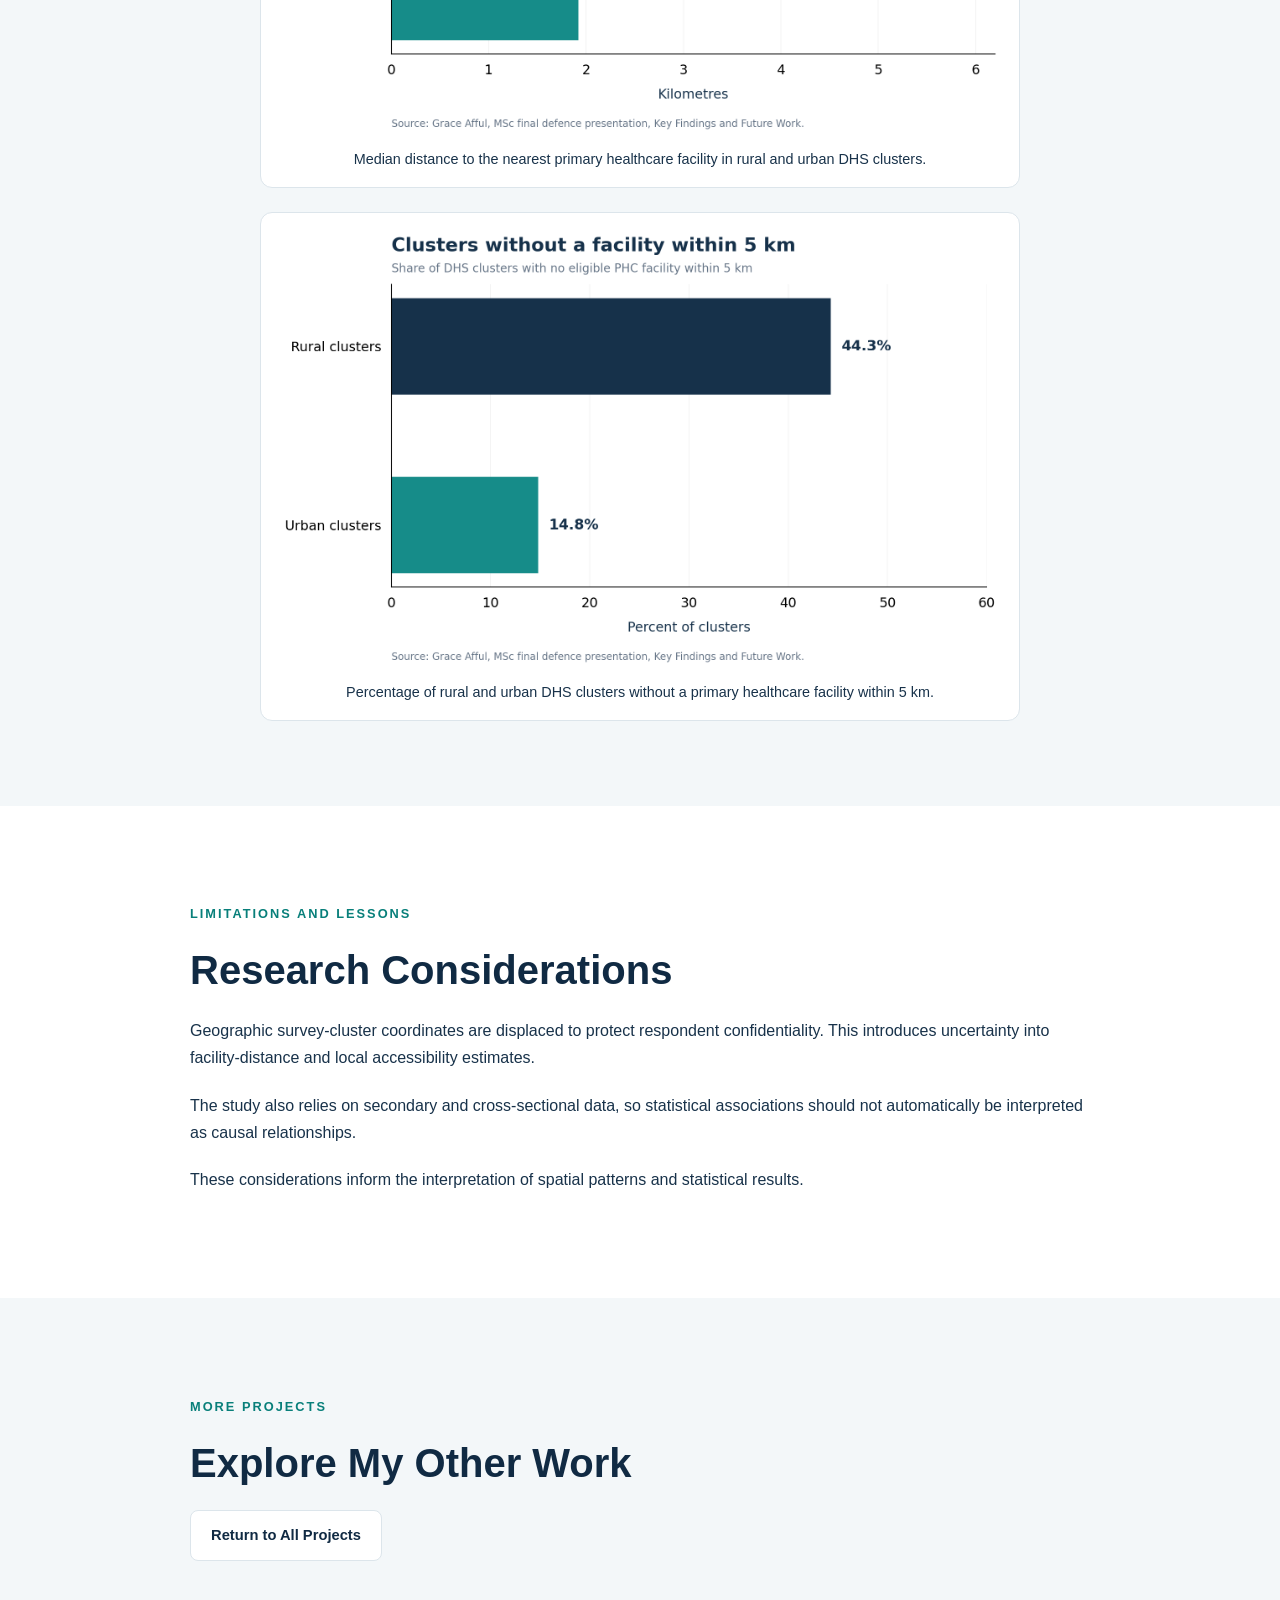
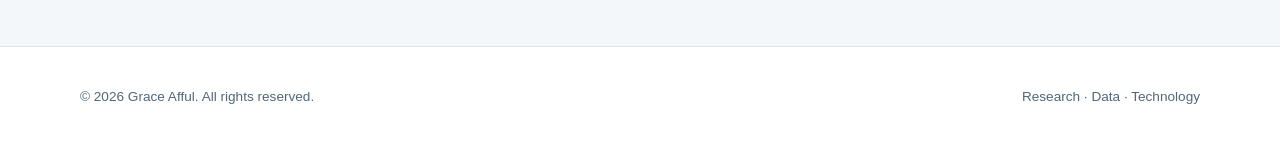
<file: healthcare-access.html>
<!DOCTYPE html>

<html lang="en">
<head>
<meta charset="utf-8"/>
<meta content="width=device-width, initial-scale=1.0" name="viewport"/>
<meta content="Grace Afful's research on spatial and social inequalities in access to primary healthcare in Ghana." name="description"/>
<title>Healthcare Access Research | Grace Afful</title>
<script>
    (function () {
      const saved = localStorage.getItem("portfolio-theme") || "system";
      const dark = window.matchMedia("(prefers-color-scheme: dark)").matches;
      document.documentElement.dataset.theme =
        saved === "light" || saved === "dark"
          ? saved
          : dark ? "dark" : "light";
    })();
  </script>
<link href="css/style.css" rel="stylesheet"/>
<script defer="" src="js/main.js"></script>
</head>
<body>
<a class="skip-link" href="#main">Skip to main content</a>
<header class="site-header">
<div class="container header-content">
<a class="logo" href="index.html">Grace<span>.</span></a>
<button aria-controls="main-navigation" aria-expanded="false" aria-label="Open navigation" class="menu-toggle" id="menu-toggle" type="button">
        ☰
      </button>
<nav aria-label="Main navigation" class="navigation" id="main-navigation">
<a href="index.html">Home</a>
<a href="about.html">About</a>
<a aria-current="page" href="projects.html">Projects</a>
<a href="educational-media.html">Educational Media</a>
<a href="contact.html">Contact</a>
</nav>
<div class="theme-control">
<label for="theme-select">Theme</label>
<select aria-label="Choose website theme" id="theme-select">
<option value="system">System</option>
<option value="light">Light</option>
<option value="dark">Dark</option>
</select>
</div>
</div>
</header>
<main id="main">
<!-- Research introduction -->
<section class="section research-hero">
<div class="container">
<a class="back-link" href="projects.html">
          ← Back to All Projects
        </a>
<p class="eyebrow">GEOSPATIAL HEALTH RESEARCH</p>
<h1 class="research-title">
          Spatial and Social Stratification of Primary
          Healthcare Access in Ghana
        </h1>
<p class="section-intro">
          An investigation of how geographic location and
          socioeconomic conditions shape access to primary
          healthcare services in Ghana.
        </p>
<div class="research-tags">
<span>GIS</span>
<span>Survey Research</span>
<span>Spatial Analysis</span>
<span>Multilevel Modelling</span>
</div>
<p class="research-notice">
          Research in progress. Findings and interpretations
          remain preliminary until the thesis is approved.
        </p>
</div>
</section>
<!-- Overview -->
<section class="section section-muted">
<div class="container research-container">
<p class="eyebrow">PROJECT OVERVIEW</p>
<h2>Understanding Healthcare Accessibility</h2>
<p>
          This research examines how geographic location and
          social resources shape access to primary healthcare
          in Ghana. It integrates the 2022 Ghana Demographic
          and Health Survey with geocoded health-facility
          information to examine patterns of spatial
          accessibility and healthcare use.
        </p>
<p>
          The analysis combines survey weighting, spatial
          accessibility measures and multilevel logistic
          regression to investigate inequalities between
          population groups and geographic areas.
        </p>
<div class="research-stats">
<div class="research-stat">
<strong>15,014</strong>
<span>Women in survey dataset</span>
</div>
<div class="research-stat">
<strong>7,044</strong>
<span>Men in survey dataset</span>
</div>
<div class="research-stat">
<strong>618</strong>
<span>Survey clusters</span>
</div>
</div>
<p class="research-small-note">
          Dataset counts describe the source files and do not
          necessarily represent the final analytic samples.
        </p>
</div>
</section>
<!-- Research question -->
<section class="section">
<div class="container research-container">
<p class="eyebrow">RESEARCH PROBLEM</p>
<h2>Why This Research Matters</h2>
<p>
          Healthcare facilities are not distributed evenly
          across geographic areas. Differences in travel
          distance, local facility availability and social
          resources may affect people's opportunities to
          access primary healthcare.
        </p>
<p>
          This study examines geographic accessibility
          alongside individual and household characteristics,
          including health insurance, wealth and education.
        </p>
<div class="research-highlight">
<h3>Central Research Focus</h3>
<p>
            How do geographic accessibility and social
            characteristics relate to the use of primary
            healthcare services in Ghana?
          </p>
</div>
</div>
</section>
<!-- My role -->
<section class="section section-muted">
<div class="container research-container">
<p class="eyebrow">MY CONTRIBUTION</p>
<h2>My Role</h2>
<p>
          I developed the analytical workflow, prepared
          secondary survey and spatial datasets, constructed
          geographic accessibility measures and applied
          statistical methods to investigate healthcare
          access patterns.
        </p>
<p>
          The work includes data preparation, spatial
          analysis, statistical modelling, visualization
          and interpretation of results.
        </p>
</div>
</section>
<!-- Data and tools -->
<section class="section">
<div class="container research-container">
<p class="eyebrow">DATA AND TOOLS</p>
<h2>Research Data and Methods</h2>
<div class="research-method-grid">
<article class="research-method-card">
<h3>Data Sources</h3>
<ul>
<li>2022 Ghana Demographic and Health Survey</li>
<li>Geographic survey-cluster data</li>
<li>Geocoded healthcare-facility data</li>
</ul>
</article>
<article class="research-method-card">
<h3>Spatial Methods</h3>
<ul>
<li>Nearest-facility distance</li>
<li>Facility counts within distance buffers</li>
<li>Geographic comparison and mapping</li>
</ul>
</article>
<article class="research-method-card">
<h3>Statistical Methods</h3>
<ul>
<li>Descriptive analysis</li>
<li>Survey weighting</li>
<li>Multilevel logistic regression</li>
</ul>
</article>
<article class="research-method-card">
<h3>Technical Skills</h3>
<ul>
<li>R programming</li>
<li>Data cleaning and integration</li>
<li>GIS and spatial analysis</li>
<li>Research visualization</li>
</ul>
</article>
</div>
</div>
</section>
<!-- Process -->
<section class="section section-muted">
<div class="container research-container">
<p class="eyebrow">RESEARCH PROCESS</p>
<h2>Analytical Workflow</h2>
<ol class="research-process">
<li>
<strong>Data preparation:</strong>
            Review, clean and prepare the survey and
            health-facility datasets.
          </li>
<li>
<strong>Spatial accessibility:</strong>
            Calculate facility proximity and availability
            measures using survey-cluster locations.
          </li>
<li>
<strong>Descriptive comparisons:</strong>
            Examine national, regional and rural-urban
            differences in geographic access.
          </li>
<li>
<strong>Statistical analysis:</strong>
            Assess relationships between healthcare use,
            geographic accessibility and social factors.
          </li>
<li>
<strong>Interpretation:</strong>
            Evaluate results, methodological limitations
            and potential implications.
          </li>
</ol>
</div>
</section>
<!-- Preliminary findings -->
<section class="section">
<div class="container research-container">
<p class="eyebrow">RESEARCH RESULTS</p>
<h2>Selected Research Findings</h2>
<p>
          The research examines differences in geographic
          accessibility and healthcare use across population
          groups and locations.
        </p>
<p>In the study’s descriptive geographic analysis, rural clusters had a median distance of 4.57 km to the nearest primary healthcare facility, compared with 1.92 km for urban clusters. The proportion with no facility within 5 km was 44.3% in rural clusters and 14.8% in urban clusters.</p>

</div>
</section>
<!-- Visualizations -->
<section class="section section-muted">
<div class="container">
<p class="eyebrow">RESEARCH VISUALIZATIONS</p>
<h2>Maps and Analytical Figures</h2>
<p class="section-intro">Selected descriptive findings from the Ghana primary healthcare accessibility study.</p>
<div class="research-figure-grid">

<!-- Chart 1: Median distance -->
<figure class="research-evidence-figure">
<img alt="Median distance to the nearest primary healthcare facility: rural 4.57 km and urban 1.92 km." loading="lazy" src="assets/images/median_distance_rural_urban.png"/>
<figcaption>
    Median distance to the nearest primary healthcare
    facility in rural and urban DHS clusters.
  </figcaption>
</figure>
<!-- Chart 2: Facilities within 5 km -->
<figure class="research-evidence-figure">
<img alt="Clusters without a primary healthcare facility within 5 km: rural 44.3% and urban 14.8%." loading="lazy" src="assets/images/no_phc_within_5km_rural_urban.png"/>
<figcaption>
    Percentage of rural and urban DHS clusters without
    a primary healthcare facility within 5 km.
  </figcaption>
</figure>


</div>
</div>
</section>
<!-- Limitations -->
<section class="section">
<div class="container research-container">
<p class="eyebrow">LIMITATIONS AND LESSONS</p>
<h2>Research Considerations</h2>
<p>
          Geographic survey-cluster coordinates are
          displaced to protect respondent confidentiality.
          This introduces uncertainty into facility-distance
          and local accessibility estimates.
        </p>
<p>
          The study also relies on secondary and
          cross-sectional data, so statistical associations
          should not automatically be interpreted as
          causal relationships.
        </p>
<p>
          These considerations inform the interpretation
          of spatial patterns and statistical results.
        </p>
</div>
</section>
<!-- Evidence -->
<section class="section section-muted">
<div class="container research-container">
<p class="eyebrow">MORE PROJECTS</p>
<h2>Explore My Other Work</h2>
<a class="button secondary" href="projects.html">
          Return to All Projects
        </a>
</div>
</section>
</main>
<footer class="site-footer">
<div class="container footer-content">
<p>© <span id="year"></span> Grace Afful. All rights reserved.</p>
<p>Research · Data · Technology</p>
</div>
</footer>
</body>
</html>
</file>
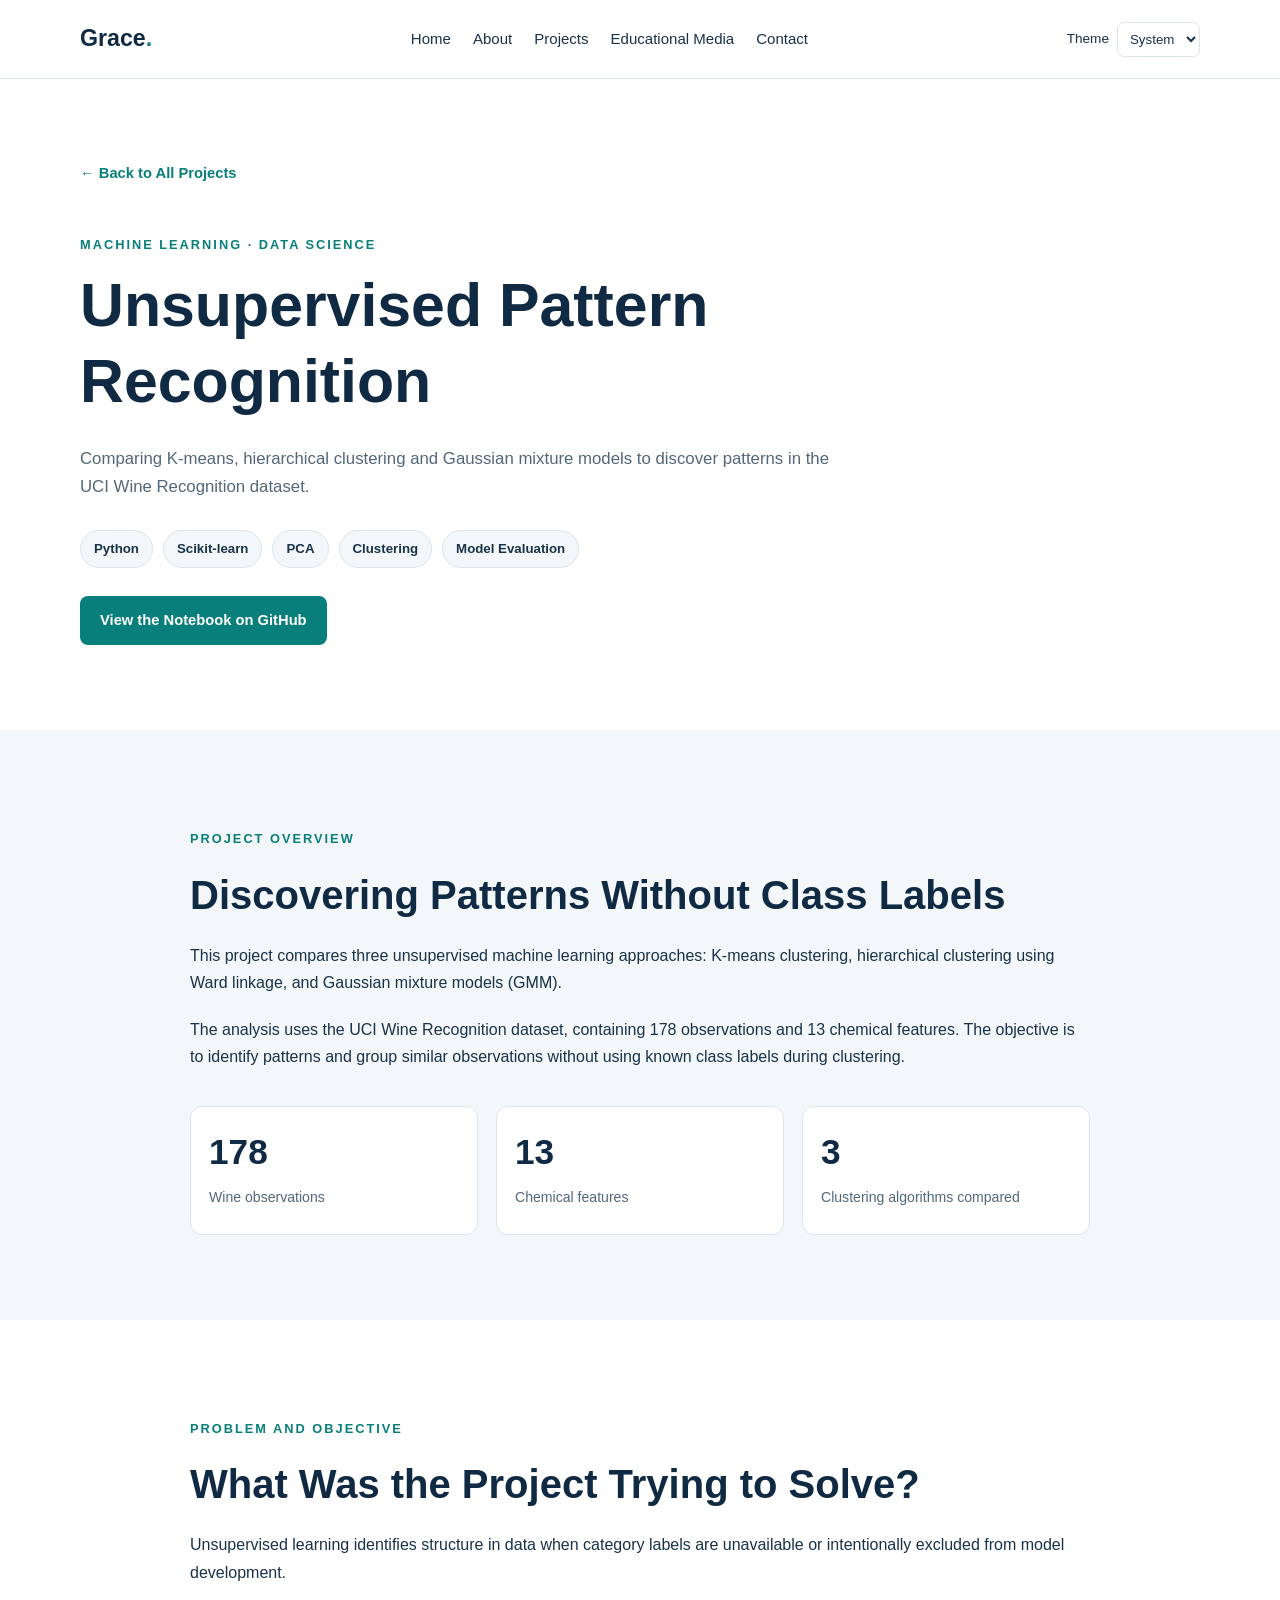
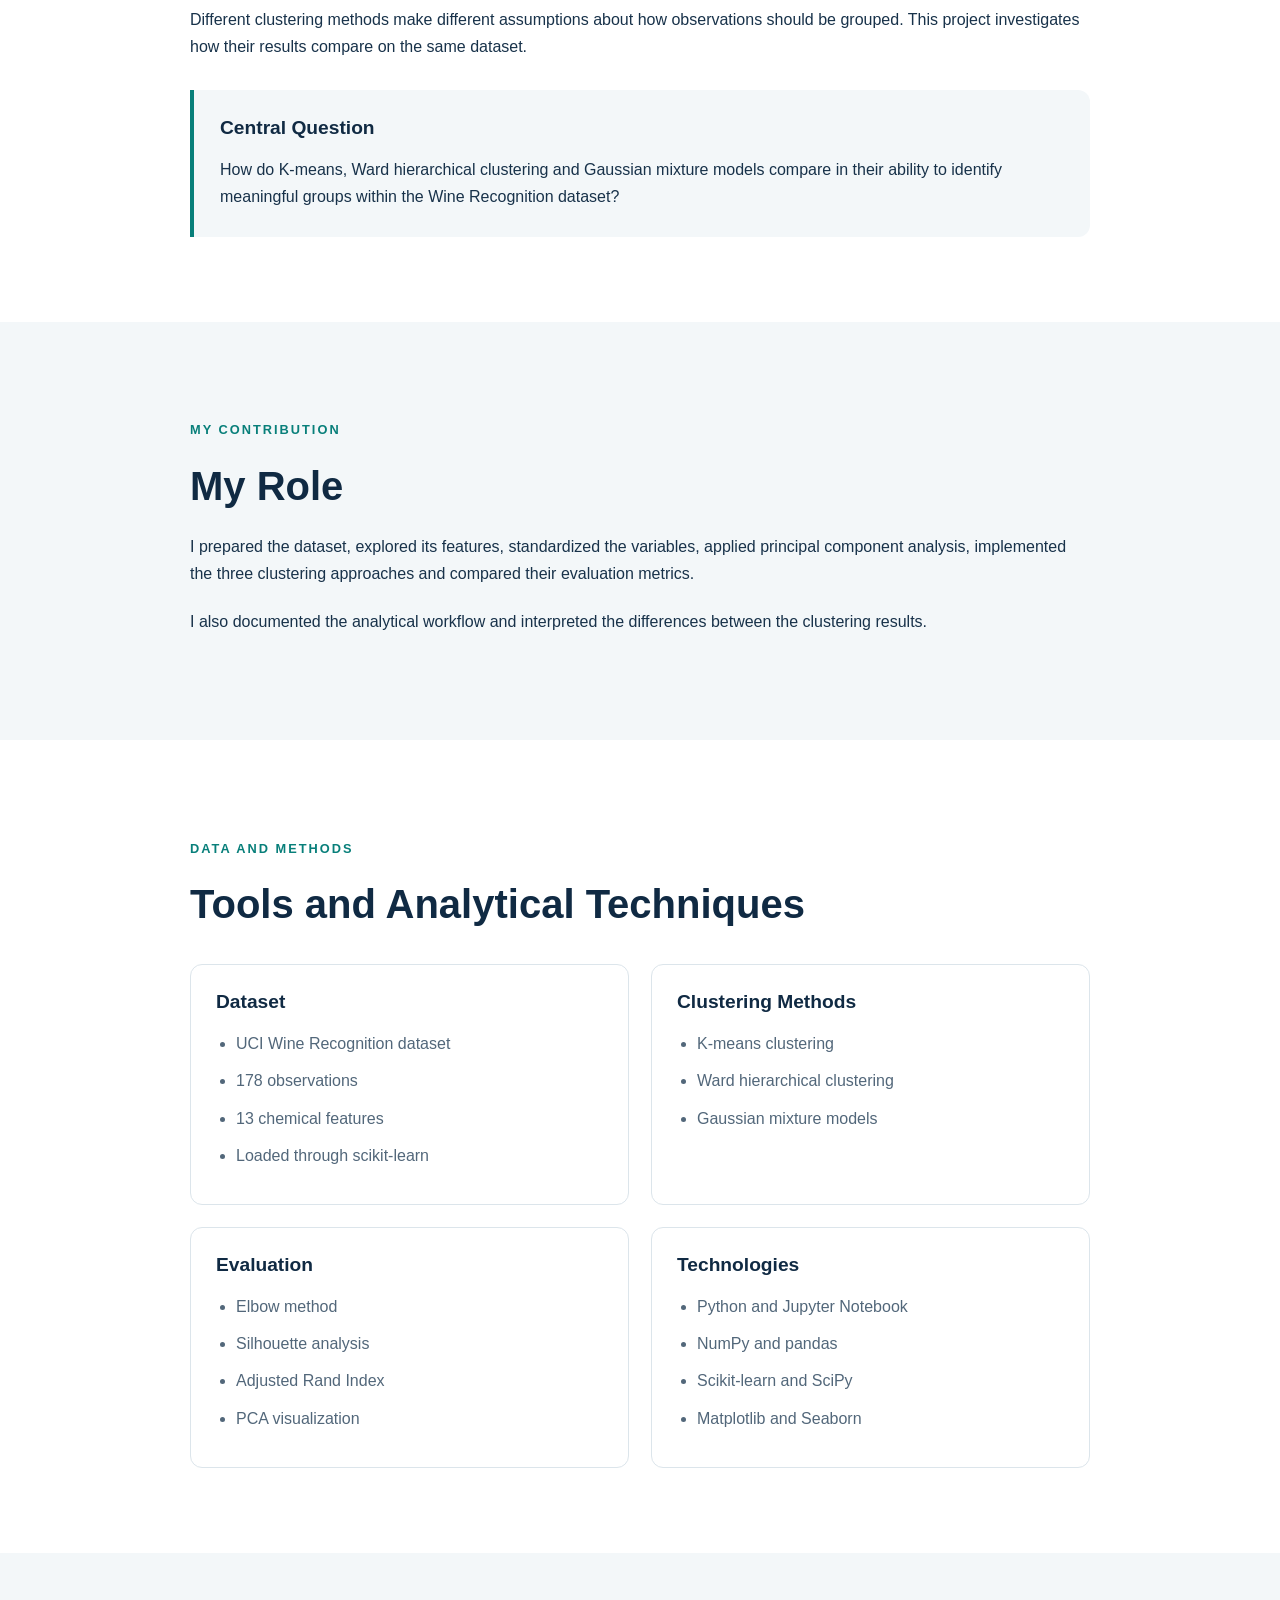
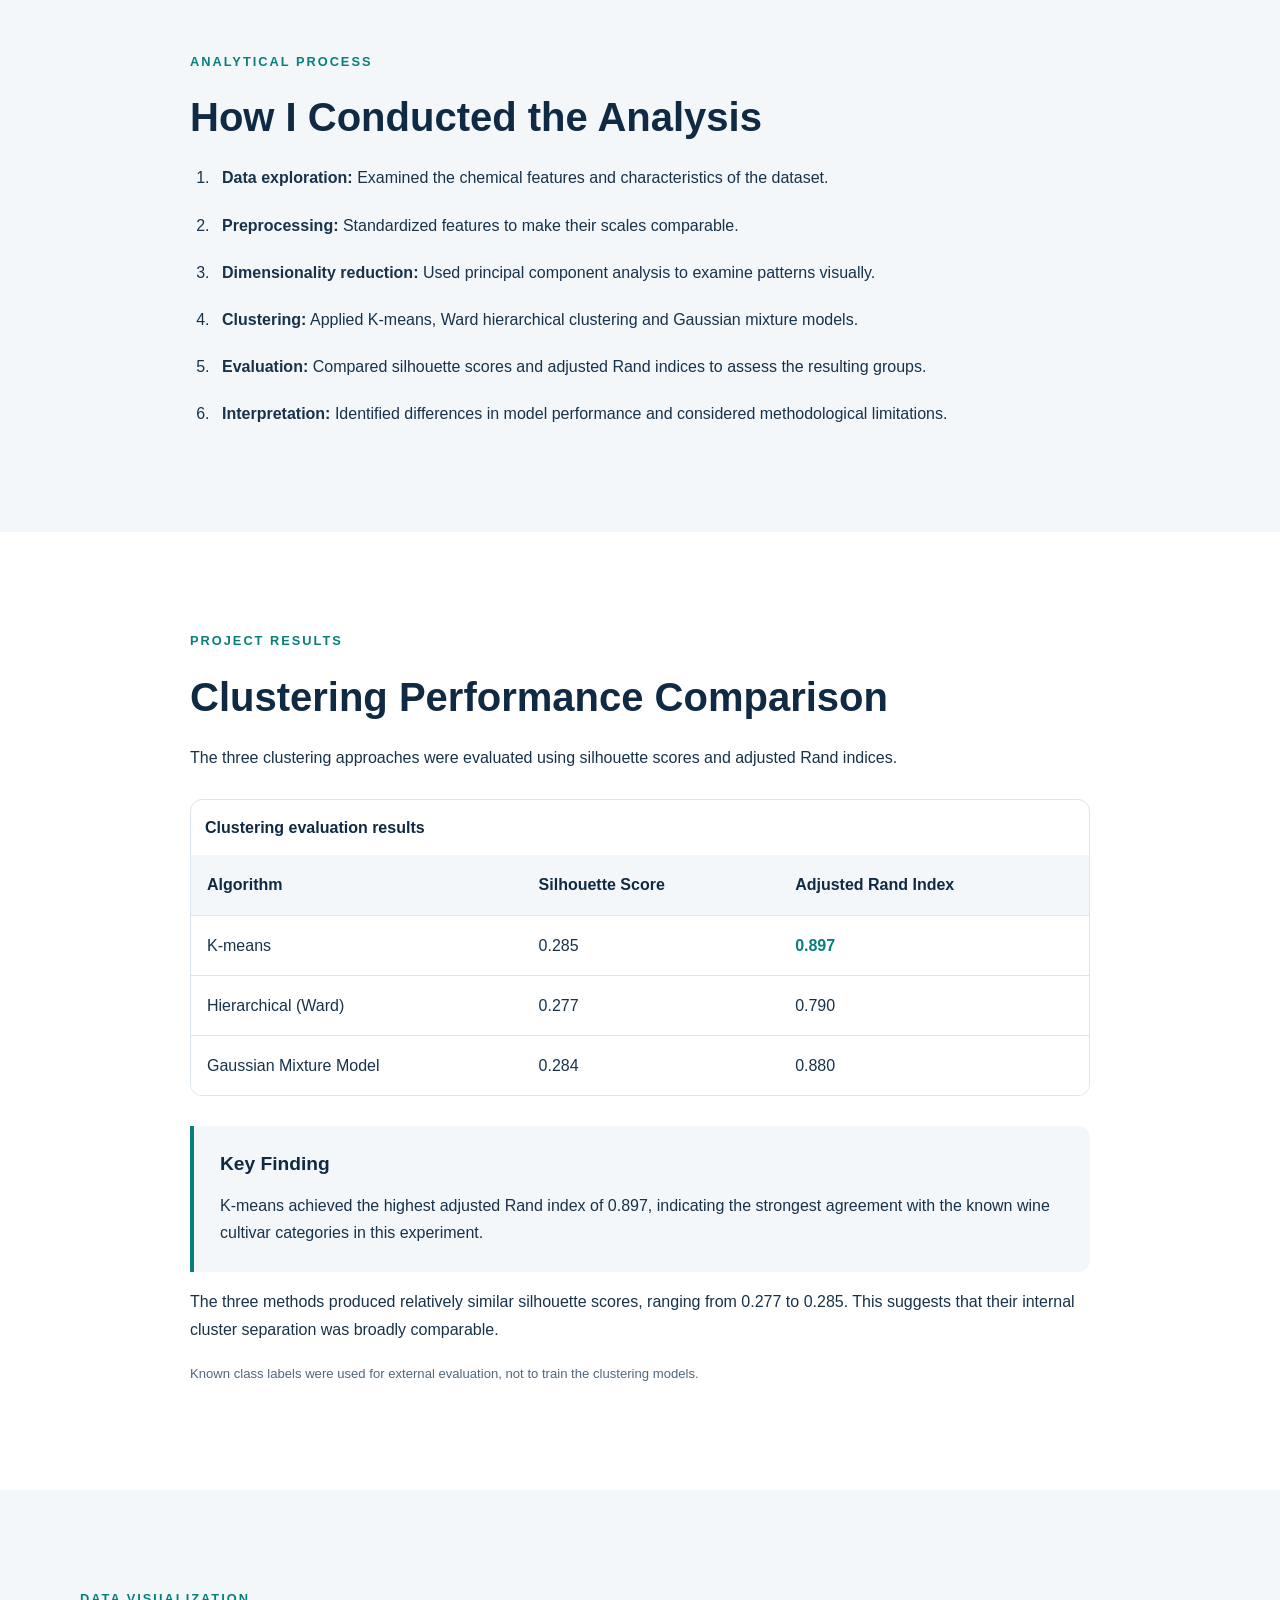
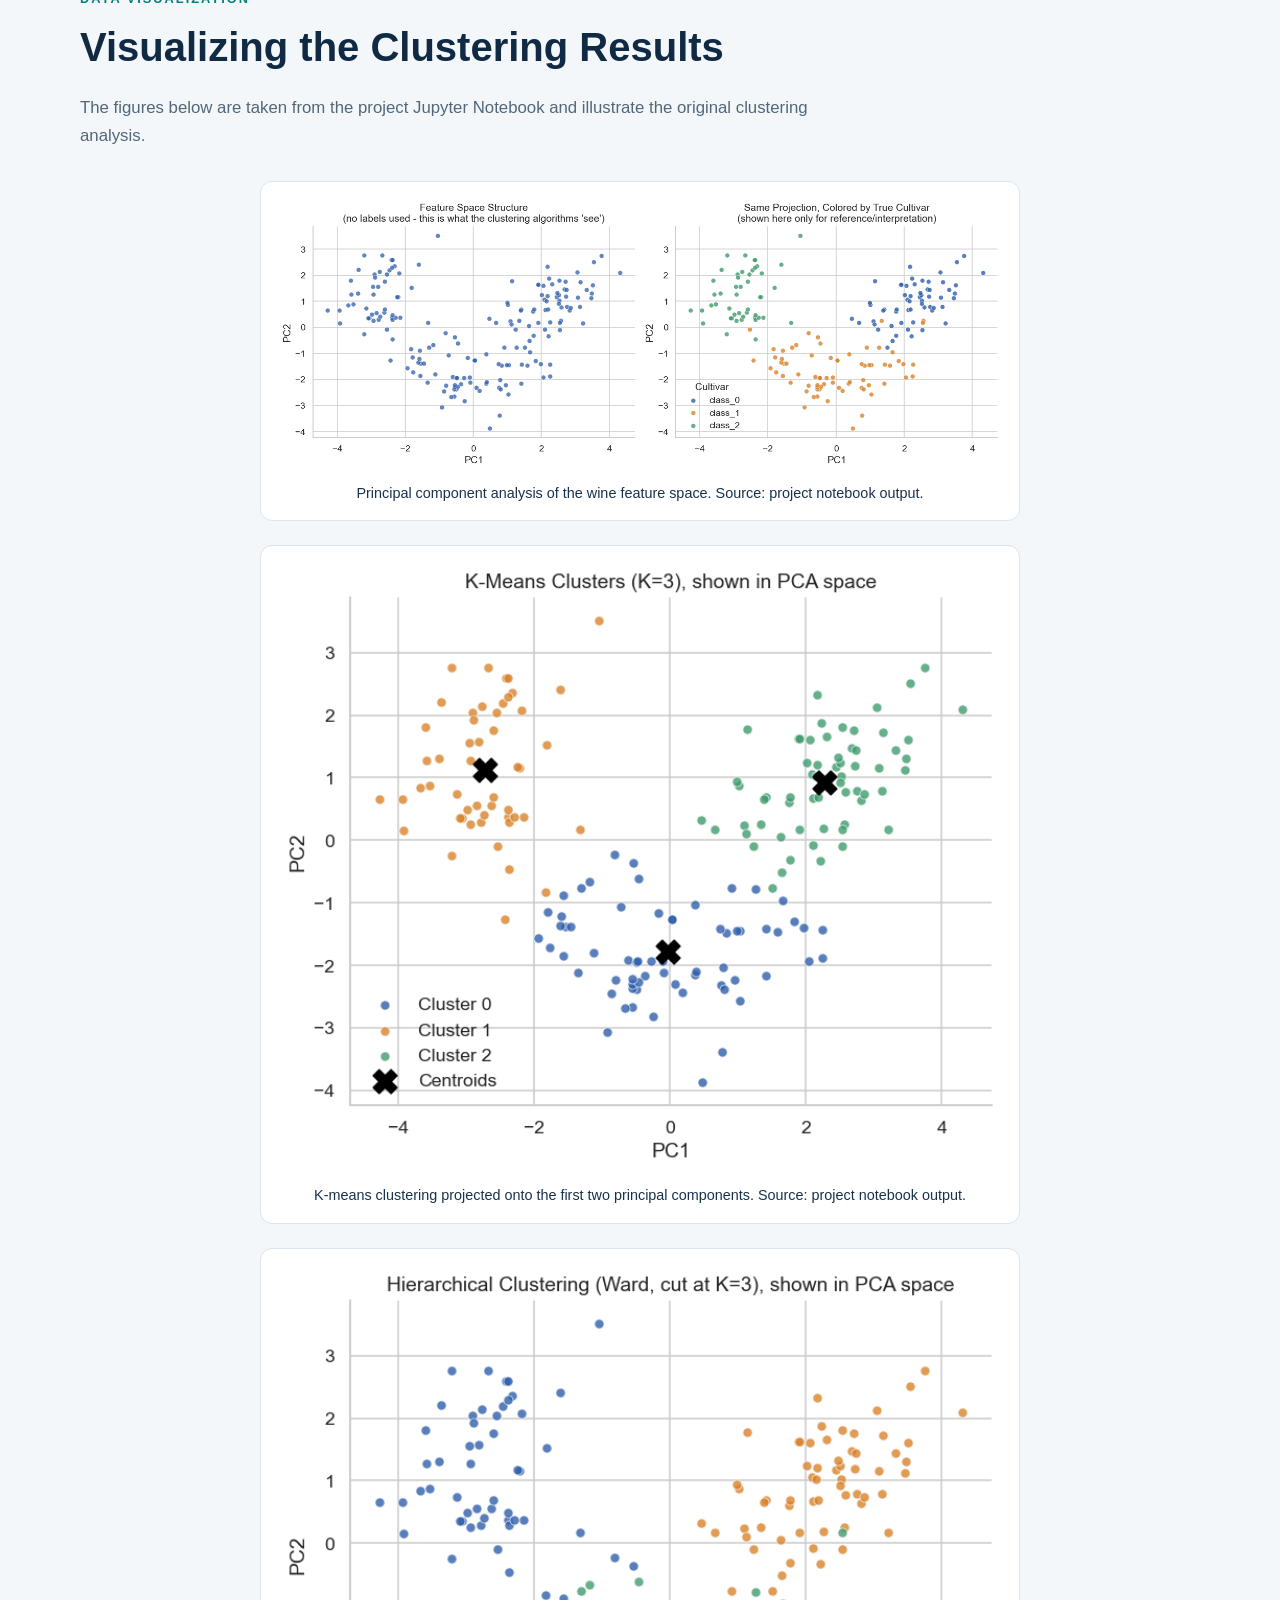
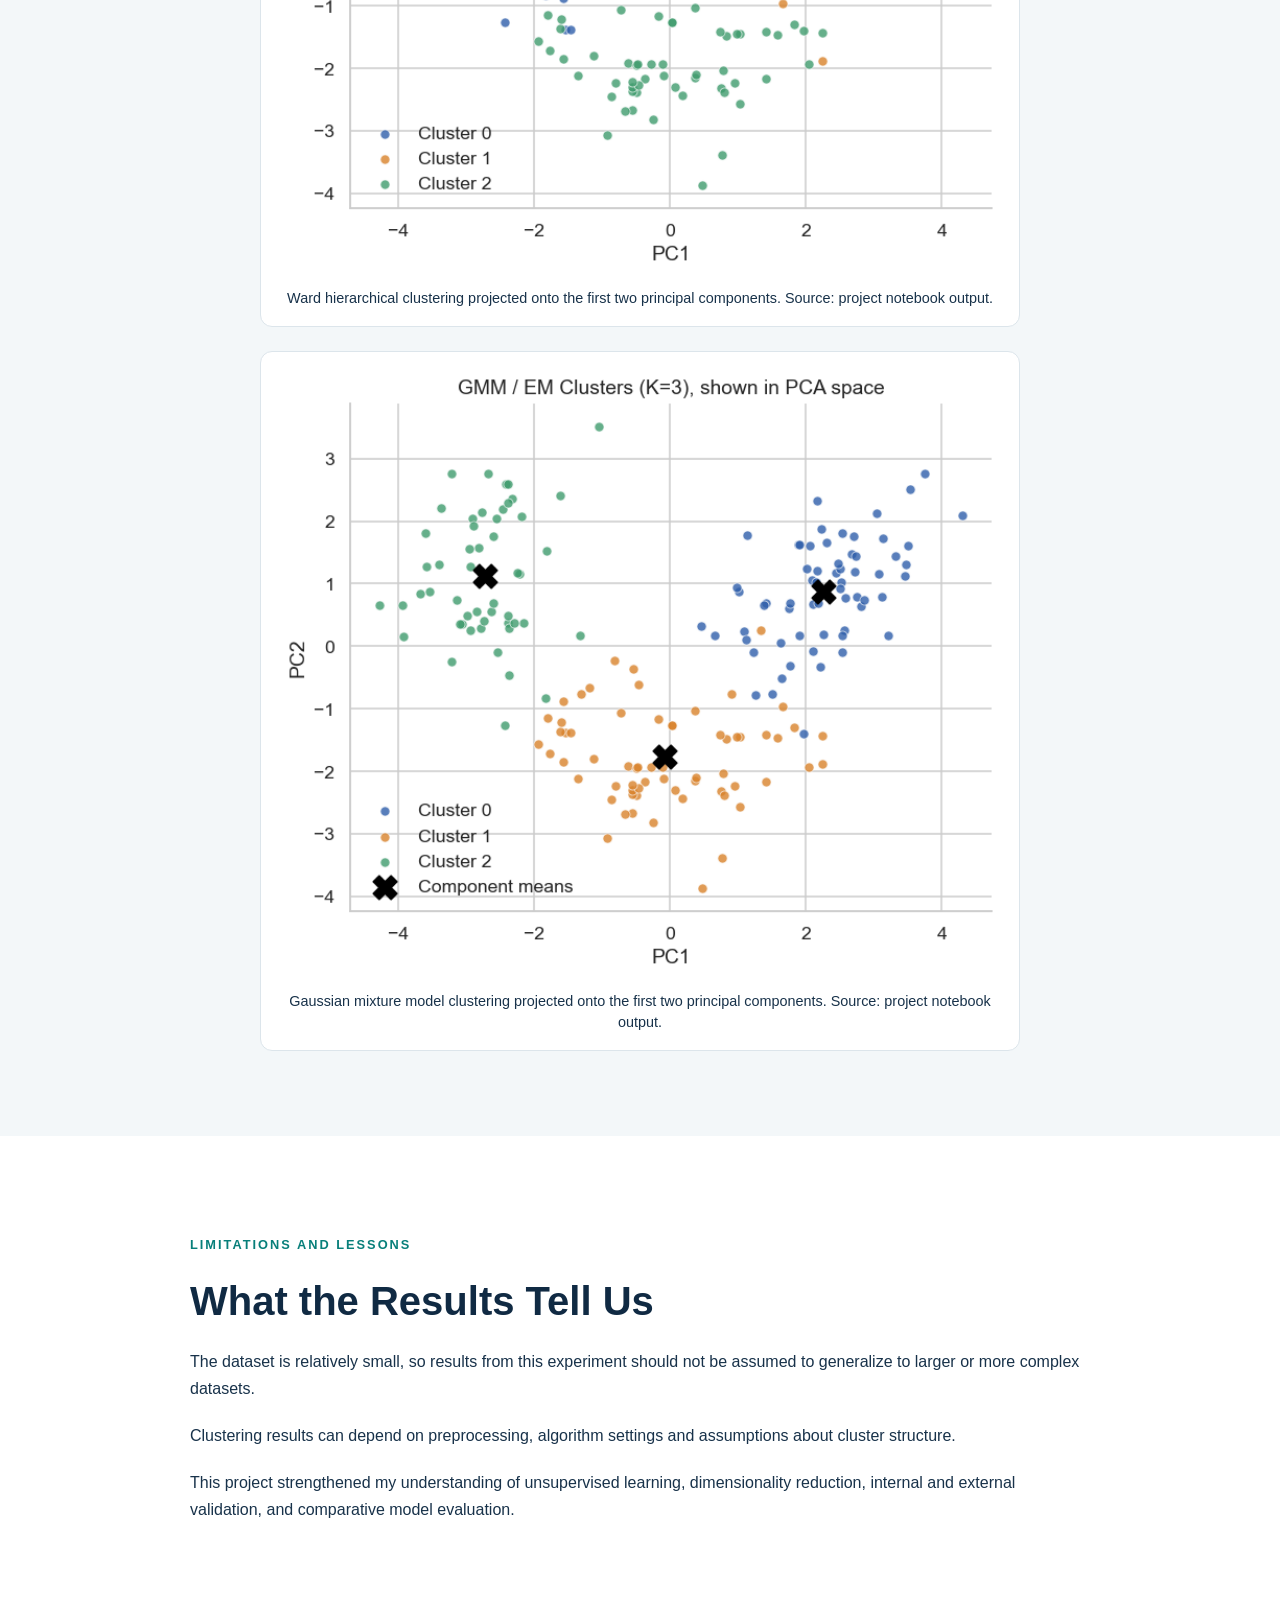
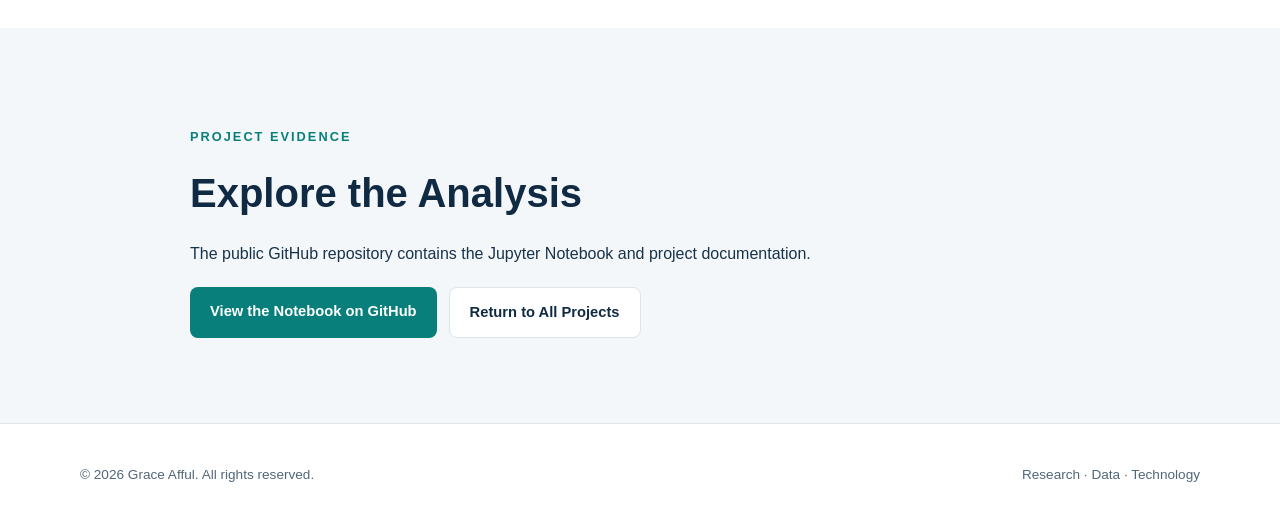
<file: pattern-recognition.html>
<!DOCTYPE html>

<html lang="en">
<head>
<meta charset="utf-8"/>
<meta content="width=device-width, initial-scale=1.0" name="viewport"/>
<meta content="Grace Afful's comparison of K-means, hierarchical clustering and Gaussian mixture models using the UCI Wine dataset." name="description"/>
<title>Unsupervised Pattern Recognition | Grace Afful</title>
<script>
    (function () {
      const saved = localStorage.getItem("portfolio-theme") || "system";
      const dark = window.matchMedia("(prefers-color-scheme: dark)").matches;
      document.documentElement.dataset.theme =
        saved === "light" || saved === "dark"
          ? saved
          : dark ? "dark" : "light";
    })();
  </script>
<link href="css/style.css" rel="stylesheet"/>
<script defer="" src="js/main.js"></script>
</head>
<body>
<a class="skip-link" href="#main">Skip to main content</a>
<header class="site-header">
<div class="container header-content">
<a class="logo" href="index.html">Grace<span>.</span></a>
<button aria-controls="main-navigation" aria-expanded="false" aria-label="Open navigation" class="menu-toggle" id="menu-toggle" type="button">
        ☰
      </button>
<nav aria-label="Main navigation" class="navigation" id="main-navigation">
<a href="index.html">Home</a>
<a href="about.html">About</a>
<a aria-current="page" href="projects.html">Projects</a>
<a href="educational-media.html">Educational Media</a>
<a href="contact.html">Contact</a>
</nav>
<div class="theme-control">
<label for="theme-select">Theme</label>
<select aria-label="Choose website theme" id="theme-select">
<option value="system">System</option>
<option value="light">Light</option>
<option value="dark">Dark</option>
</select>
</div>
</div>
</header>
<main id="main">
<!-- Project introduction -->
<section class="section research-hero">
<div class="container">
<a class="back-link" href="projects.html">
          ← Back to All Projects
        </a>
<p class="eyebrow">MACHINE LEARNING · DATA SCIENCE</p>
<h1 class="research-title">
          Unsupervised Pattern Recognition
        </h1>
<p class="section-intro">
          Comparing K-means, hierarchical clustering
          and Gaussian mixture models to discover
          patterns in the UCI Wine Recognition dataset.
        </p>
<div class="research-tags">
<span>Python</span>
<span>Scikit-learn</span>
<span>PCA</span>
<span>Clustering</span>
<span>Model Evaluation</span>
</div>
<a class="button primary" href="https://github.com/GRACE-AFFUL/Unsupervised-Wine-Clustering" rel="noopener noreferrer" target="_blank">
          View the Notebook on GitHub
        </a>
</div>
</section>
<!-- Overview -->
<section class="section section-muted">
<div class="container research-container">
<p class="eyebrow">PROJECT OVERVIEW</p>
<h2>Discovering Patterns Without Class Labels</h2>
<p>
          This project compares three unsupervised machine
          learning approaches: K-means clustering,
          hierarchical clustering using Ward linkage,
          and Gaussian mixture models (GMM).
        </p>
<p>
          The analysis uses the UCI Wine Recognition dataset,
          containing 178 observations and 13 chemical features.
          The objective is to identify patterns and group
          similar observations without using known class
          labels during clustering.
        </p>
<div class="research-stats">
<div class="research-stat">
<strong>178</strong>
<span>Wine observations</span>
</div>
<div class="research-stat">
<strong>13</strong>
<span>Chemical features</span>
</div>
<div class="research-stat">
<strong>3</strong>
<span>Clustering algorithms compared</span>
</div>
</div>
</div>
</section>
<!-- Research problem -->
<section class="section">
<div class="container research-container">
<p class="eyebrow">PROBLEM AND OBJECTIVE</p>
<h2>What Was the Project Trying to Solve?</h2>
<p>
          Unsupervised learning identifies structure in
          data when category labels are unavailable or
          intentionally excluded from model development.
        </p>
<p>
          Different clustering methods make different
          assumptions about how observations should
          be grouped. This project investigates how
          their results compare on the same dataset.
        </p>
<div class="research-highlight">
<h3>Central Question</h3>
<p>
            How do K-means, Ward hierarchical clustering
            and Gaussian mixture models compare in their
            ability to identify meaningful groups within
            the Wine Recognition dataset?
          </p>
</div>
</div>
</section>
<!-- My role -->
<section class="section section-muted">
<div class="container research-container">
<p class="eyebrow">MY CONTRIBUTION</p>
<h2>My Role</h2>
<p>
          I prepared the dataset, explored its features,
          standardized the variables, applied principal
          component analysis, implemented the three
          clustering approaches and compared their
          evaluation metrics.
        </p>
<p>
          I also documented the analytical workflow
          and interpreted the differences between
          the clustering results.
        </p>
</div>
</section>
<!-- Data and tools -->
<section class="section">
<div class="container research-container">
<p class="eyebrow">DATA AND METHODS</p>
<h2>Tools and Analytical Techniques</h2>
<div class="research-method-grid">
<article class="research-method-card">
<h3>Dataset</h3>
<ul>
<li>UCI Wine Recognition dataset</li>
<li>178 observations</li>
<li>13 chemical features</li>
<li>Loaded through scikit-learn</li>
</ul>
</article>
<article class="research-method-card">
<h3>Clustering Methods</h3>
<ul>
<li>K-means clustering</li>
<li>Ward hierarchical clustering</li>
<li>Gaussian mixture models</li>
</ul>
</article>
<article class="research-method-card">
<h3>Evaluation</h3>
<ul>
<li>Elbow method</li>
<li>Silhouette analysis</li>
<li>Adjusted Rand Index</li>
<li>PCA visualization</li>
</ul>
</article>
<article class="research-method-card">
<h3>Technologies</h3>
<ul>
<li>Python and Jupyter Notebook</li>
<li>NumPy and pandas</li>
<li>Scikit-learn and SciPy</li>
<li>Matplotlib and Seaborn</li>
</ul>
</article>
</div>
</div>
</section>
<!-- Process -->
<section class="section section-muted">
<div class="container research-container">
<p class="eyebrow">ANALYTICAL PROCESS</p>
<h2>How I Conducted the Analysis</h2>
<ol class="research-process">
<li>
<strong>Data exploration:</strong>
            Examined the chemical features and
            characteristics of the dataset.
          </li>
<li>
<strong>Preprocessing:</strong>
            Standardized features to make their
            scales comparable.
          </li>
<li>
<strong>Dimensionality reduction:</strong>
            Used principal component analysis
            to examine patterns visually.
          </li>
<li>
<strong>Clustering:</strong>
            Applied K-means, Ward hierarchical
            clustering and Gaussian mixture models.
          </li>
<li>
<strong>Evaluation:</strong>
            Compared silhouette scores and adjusted
            Rand indices to assess the resulting groups.
          </li>
<li>
<strong>Interpretation:</strong>
            Identified differences in model performance
            and considered methodological limitations.
          </li>
</ol>
</div>
</section>
<!-- Results -->
<section class="section">
<div class="container research-container">
<p class="eyebrow">PROJECT RESULTS</p>
<h2>Clustering Performance Comparison</h2>
<p>
          The three clustering approaches were evaluated
          using silhouette scores and adjusted Rand indices.
        </p>
<div class="results-table-wrapper">
<table class="results-table">
<caption>
              Clustering evaluation results
            </caption>
<thead>
<tr>
<th scope="col">Algorithm</th>
<th scope="col">Silhouette Score</th>
<th scope="col">Adjusted Rand Index</th>
</tr>
</thead>
<tbody>
<tr>
<td>K-means</td>
<td>0.285</td>
<td><strong>0.897</strong></td>
</tr>
<tr>
<td>Hierarchical (Ward)</td>
<td>0.277</td>
<td>0.790</td>
</tr>
<tr>
<td>Gaussian Mixture Model</td>
<td>0.284</td>
<td>0.880</td>
</tr>
</tbody>
</table>
</div>
<div class="research-highlight">
<h3>Key Finding</h3>
<p>
            K-means achieved the highest adjusted Rand
            index of 0.897, indicating the strongest
            agreement with the known wine cultivar
            categories in this experiment.
          </p>
</div>
<p>
          The three methods produced relatively similar
          silhouette scores, ranging from 0.277 to 0.285.
          This suggests that their internal cluster
          separation was broadly comparable.
        </p>
<p class="research-small-note">
          Known class labels were used for external
          evaluation, not to train the clustering models.
        </p>
</div>
</section>
<!-- Figures -->
<section class="section section-muted">
<div class="container">
<p class="eyebrow">DATA VISUALIZATION</p>
<h2>Visualizing the Clustering Results</h2>
<p class="section-intro">
          The figures below are taken from the project Jupyter Notebook and illustrate the original clustering analysis.
        </p>
<div class="research-figure-grid">
<figure class="research-evidence-figure"><img alt="Principal component analysis of the wine feature space" loading="lazy" src="assets/images/wine_pca.png"/><figcaption>Principal component analysis of the wine feature space. Source: project notebook output.</figcaption></figure>
<figure class="research-evidence-figure"><img alt="K-means clustering projected onto the first two principal components" loading="lazy" src="assets/images/wine_kmeans.png"/><figcaption>K-means clustering projected onto the first two principal components. Source: project notebook output.</figcaption></figure>
<figure class="research-evidence-figure"><img alt="Ward hierarchical clustering projected onto the first two principal components" loading="lazy" src="assets/images/wine_ward.png"/><figcaption>Ward hierarchical clustering projected onto the first two principal components. Source: project notebook output.</figcaption></figure>
<figure class="research-evidence-figure"><img alt="Gaussian mixture model clustering projected onto the first two principal components" loading="lazy" src="assets/images/wine_gmm.png"/><figcaption>Gaussian mixture model clustering projected onto the first two principal components. Source: project notebook output.</figcaption></figure>
</div>
</div>
</section>
<!-- Limitations -->
<section class="section">
<div class="container research-container">
<p class="eyebrow">LIMITATIONS AND LESSONS</p>
<h2>What the Results Tell Us</h2>
<p>
          The dataset is relatively small, so results
          from this experiment should not be assumed
          to generalize to larger or more complex datasets.
        </p>
<p>
          Clustering results can depend on preprocessing,
          algorithm settings and assumptions about
          cluster structure.
        </p>
<p>
          This project strengthened my understanding
          of unsupervised learning, dimensionality
          reduction, internal and external validation,
          and comparative model evaluation.
        </p>
</div>
</section>
<!-- Evidence -->
<section class="section section-muted">
<div class="container research-container">
<p class="eyebrow">PROJECT EVIDENCE</p>
<h2>Explore the Analysis</h2>
<p>
          The public GitHub repository contains the
          Jupyter Notebook and project documentation.
        </p>
<div class="button-group">
<a class="button primary" href="https://github.com/GRACE-AFFUL/Unsupervised-Wine-Clustering" rel="noopener noreferrer" target="_blank">
            View the Notebook on GitHub
          </a>
<a class="button secondary" href="projects.html">
            Return to All Projects
          </a>
</div>
</div>
</section>
</main>
<footer class="site-footer">
<div class="container footer-content">
<p>© <span id="year"></span> Grace Afful. All rights reserved.</p>
<p>Research · Data · Technology</p>
</div>
</footer>
</body>
</html>
</file>
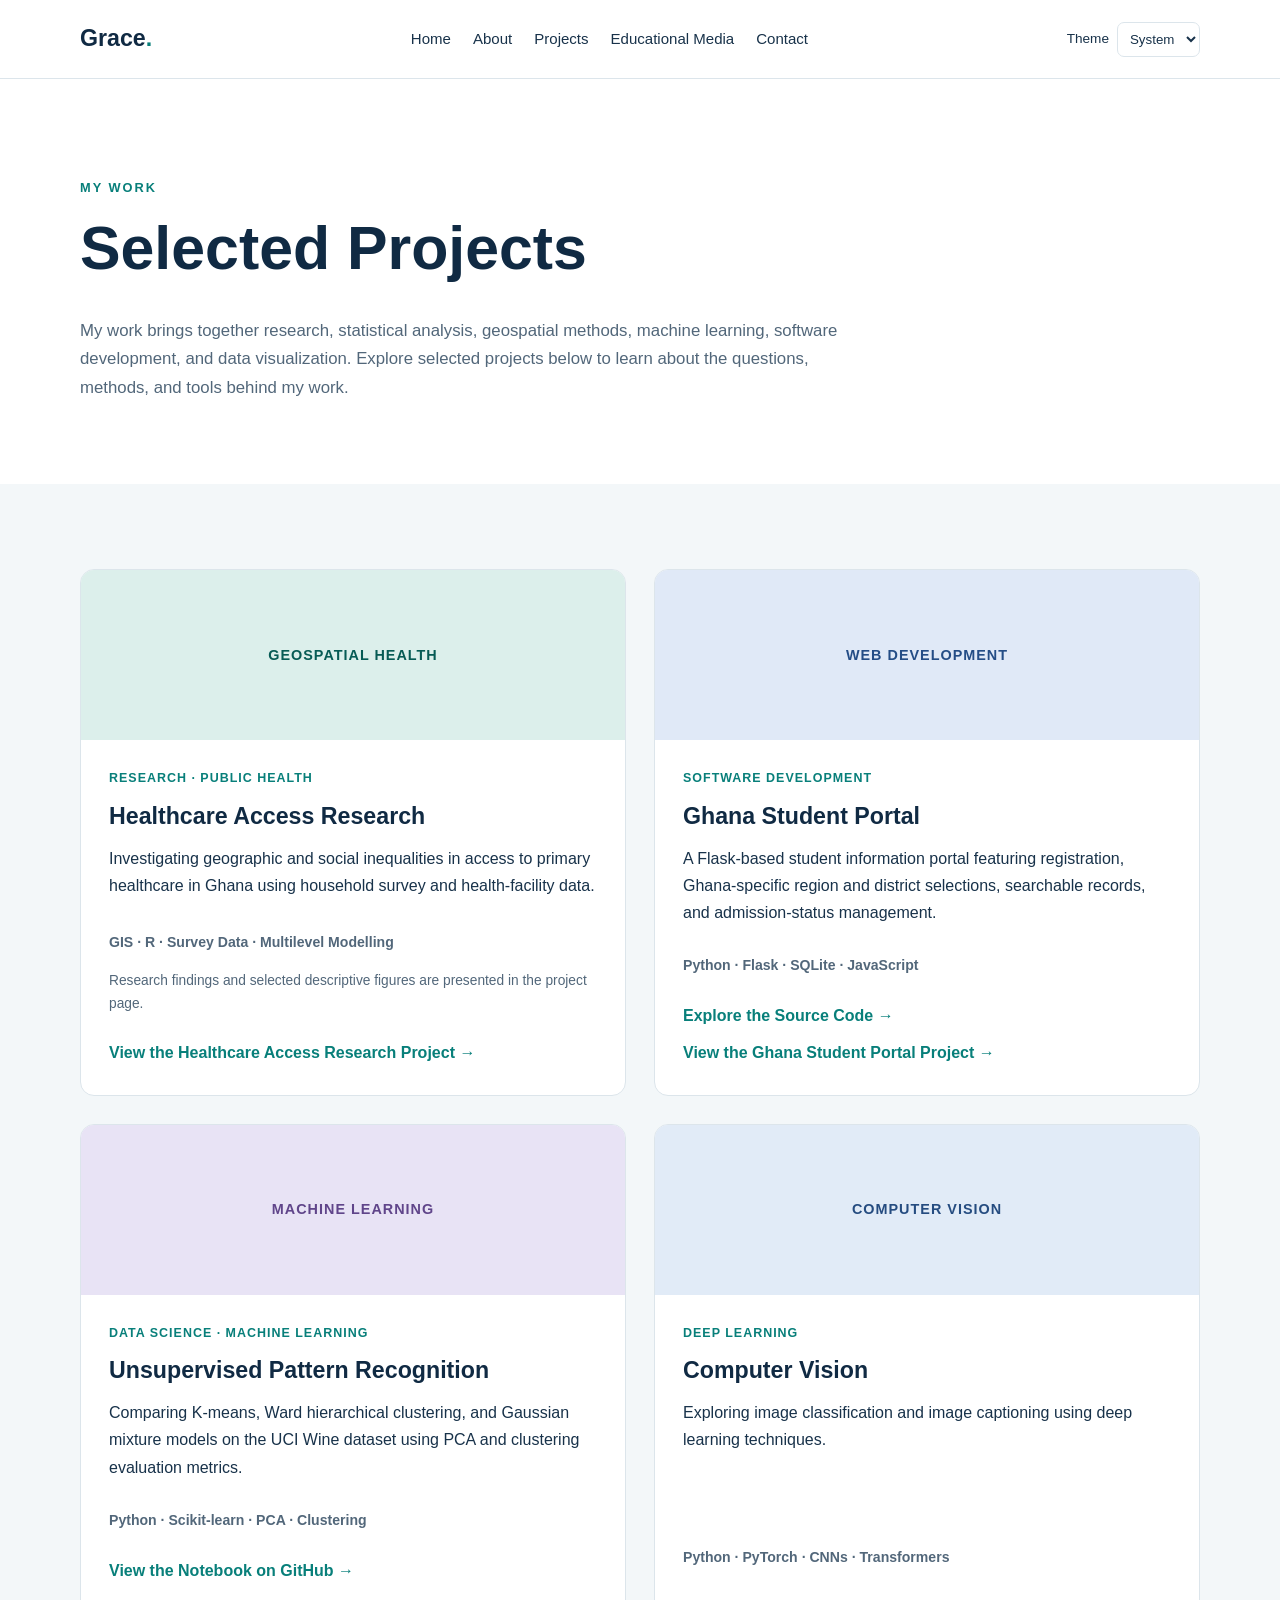
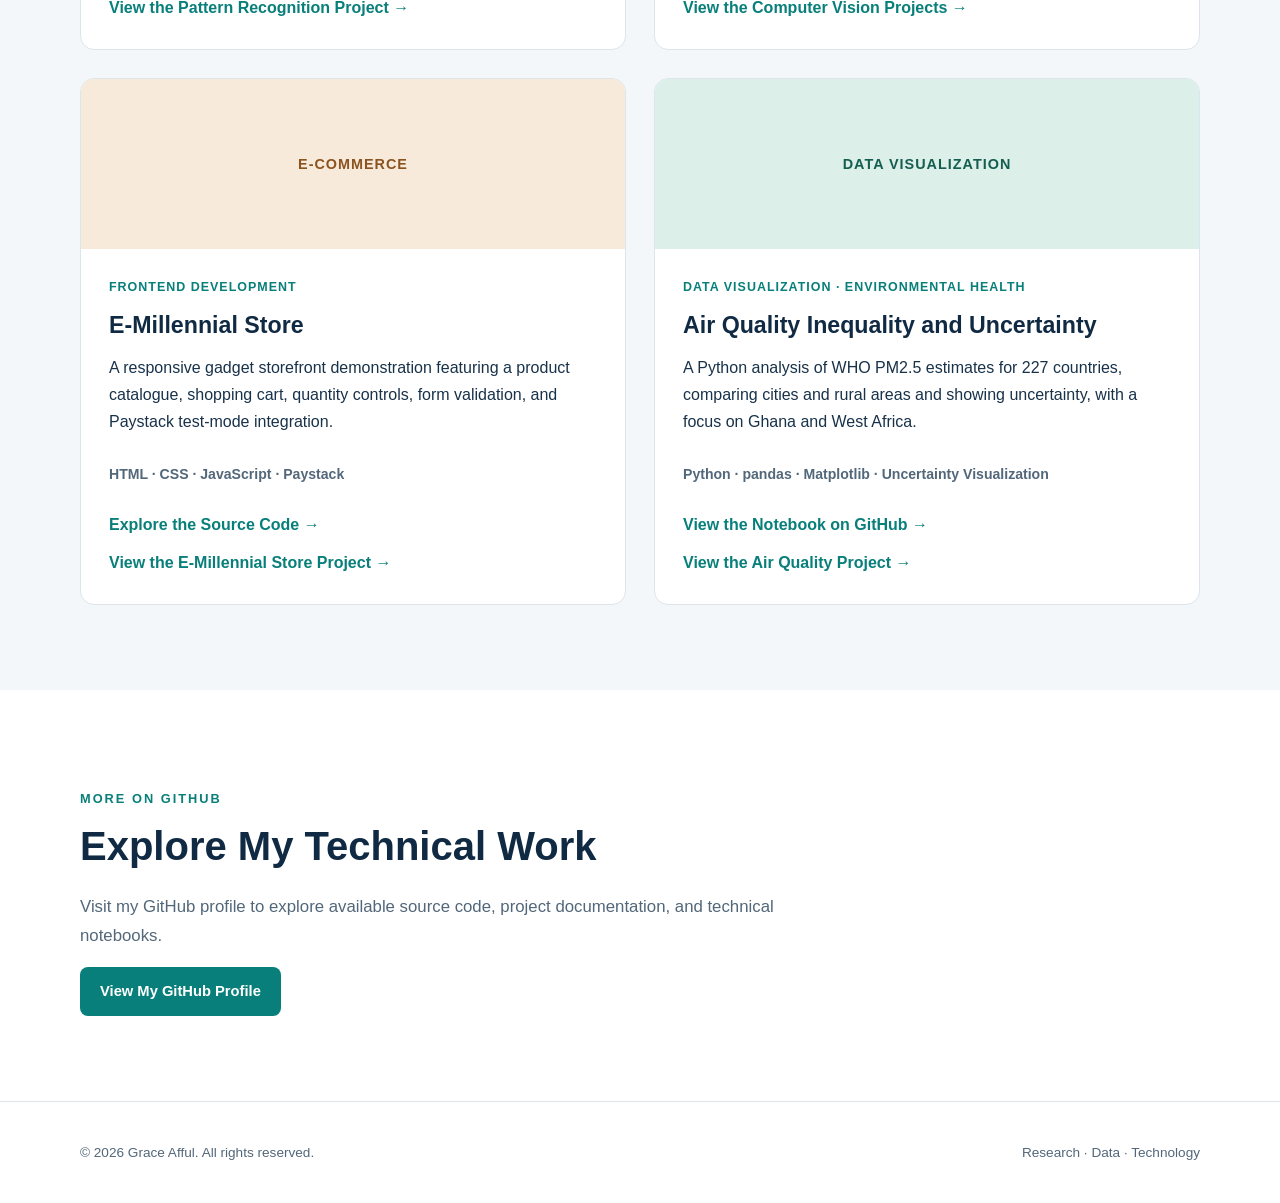
<file: projects.html>
<!DOCTYPE html>

<html lang="en">
<head>
<meta charset="utf-8"/>
<meta content="width=device-width, initial-scale=1.0" name="viewport"/>
<meta content="Explore Grace Afful's projects in geospatial health research, machine learning, software development, and data visualization." name="description"/>
<title>Projects | Grace Afful</title>
<script>
    (function () {
      const saved = localStorage.getItem("portfolio-theme") || "system";
      const dark = window.matchMedia("(prefers-color-scheme: dark)").matches;
      document.documentElement.dataset.theme =
        saved === "dark" || saved === "light"
          ? saved
          : dark ? "dark" : "light";
    })();
  </script>
<link href="css/style.css" rel="stylesheet"/>
<script defer="" src="js/main.js"></script>
</head>
<body>
<a class="skip-link" href="#main">Skip to main content</a>
<header class="site-header">
<div class="container header-content">
<a class="logo" href="index.html">Grace<span>.</span></a>
<button aria-controls="main-navigation" aria-expanded="false" aria-label="Open navigation" class="menu-toggle" id="menu-toggle" type="button">
        ☰
      </button>
<nav aria-label="Main navigation" class="navigation" id="main-navigation">
<a href="index.html">Home</a>
<a href="about.html">About</a>
<a aria-current="page" href="projects.html">Projects</a>
<a href="educational-media.html">Educational Media</a>
<a href="contact.html">Contact</a>
</nav>
<div class="theme-control">
<label for="theme-select">Theme</label>
<select aria-label="Choose website theme" id="theme-select">
<option value="system">System</option>
<option value="light">Light</option>
<option value="dark">Dark</option>
</select>
</div>
</div>
</header>
<main id="main">
<section class="section projects-intro">
<div class="container">
<p class="eyebrow">MY WORK</p>
<h1 class="page-title">Selected Projects</h1>
<p class="section-intro">
          My work brings together research, statistical analysis,
          geospatial methods, machine learning, software development,
          and data visualization. Explore selected projects below
          to learn about the questions, methods, and tools behind
          my work.
        </p>
</div>
</section>
<section class="section section-muted">
<div class="container">
<div class="portfolio-project-grid">
<!-- Healthcare Access Research -->
<article class="portfolio-project-card">
<div aria-hidden="true" class="project-visual visual-health">
<span>GEOSPATIAL HEALTH</span>
</div>
<div class="portfolio-project-body">
<p class="project-category">Research · Public Health</p>
<h2>Healthcare Access Research</h2>
<p>
                Investigating geographic and social inequalities
                in access to primary healthcare in Ghana using
                household survey and health-facility data.
              </p>
<p class="tools">GIS · R · Survey Data · Multilevel Modelling</p>
<p class="project-note">Research findings and selected descriptive figures are presented in the project page.</p>
<a class="project-link" href="healthcare-access.html">
                View the Healthcare Access Research Project →
              </a>
</div>
</article>
<!-- Ghana Student Portal -->
<article class="portfolio-project-card">
<div aria-hidden="true" class="project-visual visual-portal">
<span>WEB DEVELOPMENT</span>
</div>
<div class="portfolio-project-body">
<p class="project-category">Software Development</p>
<h2>Ghana Student Portal</h2>
<p>
                A Flask-based student information portal featuring
                registration, Ghana-specific region and district
                selections, searchable records, and admission-status
                management.
              </p>
<p class="tools">Python · Flask · SQLite · JavaScript</p>
<a class="project-link" href="https://github.com/GRACE-AFFUL/Ghana-Student-Portal" rel="noopener noreferrer" target="_blank">
                Explore the Source Code →
              </a>
<a class="project-link" href="ghana-student-portal.html">
                View the Ghana Student Portal Project →
              </a>
</div>
</article>
<!-- Pattern Recognition -->
<article class="portfolio-project-card">
<div aria-hidden="true" class="project-visual visual-ml">
<span>MACHINE LEARNING</span>
</div>
<div class="portfolio-project-body">
<p class="project-category">Data Science · Machine Learning</p>
<h2>Unsupervised Pattern Recognition</h2>
<p>
                Comparing K-means, Ward hierarchical clustering,
                and Gaussian mixture models on the UCI Wine dataset
                using PCA and clustering evaluation metrics.
              </p>
<p class="tools">Python · Scikit-learn · PCA · Clustering</p>
<a class="project-link" href="https://github.com/GRACE-AFFUL/Unsupervised-Wine-Clustering" rel="noopener noreferrer" target="_blank">
                View the Notebook on GitHub →
              </a>
<a class="project-link" href="pattern-recognition.html">
                View the Pattern Recognition Project →
              </a>
</div>
</article>
<!-- Computer Vision -->
<article class="portfolio-project-card">
<div aria-hidden="true" class="project-visual visual-vision">
<span>COMPUTER VISION</span>
</div>
<div class="portfolio-project-body">
<p class="project-category">Deep Learning</p>
<h2>Computer Vision</h2>
<p>
                Exploring image classification and image captioning
                using deep learning techniques.
              </p>
<p class="tools">Python · PyTorch · CNNs · Transformers</p>
<a class="project-link" href="computer-vision.html">
                View the Computer Vision Projects →
              </a>
</div>
</article>
<!-- E-Millennial Store -->
<article class="portfolio-project-card">
<div aria-hidden="true" class="project-visual visual-store">
<span>E-COMMERCE</span>
</div>
<div class="portfolio-project-body">
<p class="project-category">Frontend Development</p>
<h2>E-Millennial Store</h2>
<p>
                A responsive gadget storefront demonstration featuring
                a product catalogue, shopping cart, quantity controls,
                form validation, and Paystack test-mode integration.
              </p>
<p class="tools">HTML · CSS · JavaScript · Paystack</p>
<a class="project-link" href="https://github.com/GRACE-AFFUL/E-Millennial-Store" rel="noopener noreferrer" target="_blank">
                Explore the Source Code →
              </a>
<a class="project-link" href="e-millennial-store.html">
                View the E-Millennial Store Project →
              </a>
</div>
</article>
<!-- Air Quality Inequality -->
<article class="portfolio-project-card">
<div aria-hidden="true" class="project-visual visual-data">
<span>DATA VISUALIZATION</span>
</div>
<div class="portfolio-project-body">
<p class="project-category">Data Visualization · Environmental Health</p>
<h2>Air Quality Inequality and Uncertainty</h2>
<p>
                A Python analysis of WHO PM2.5 estimates for 227 countries,
                comparing cities and rural areas and showing uncertainty,
                with a focus on Ghana and West Africa.
              </p>
<p class="tools">Python · pandas · Matplotlib · Uncertainty Visualization</p>
<a class="project-link" href="https://github.com/GRACE-AFFUL/pm25-air-quality-inequality" rel="noopener noreferrer" target="_blank">
                View the Notebook on GitHub →
              </a>
<a class="project-link" href="air-quality.html">
                View the Air Quality Project →
              </a>
</div>
</article>

</div>
</div>
</section>
<section class="section">
<div class="container">
<p class="eyebrow">MORE ON GITHUB</p>
<h2>Explore My Technical Work</h2>
<p class="section-intro">
          Visit my GitHub profile to explore available source code,
          project documentation, and technical notebooks.
        </p>
<a class="button primary" href="https://github.com/GRACE-AFFUL" rel="noopener noreferrer" target="_blank">
          View My GitHub Profile
        </a>
</div>
</section>
</main>
<footer class="site-footer">
<div class="container footer-content">
<p>© <span id="year"></span> Grace Afful. All rights reserved.</p>
<p>Research · Data · Technology</p>
</div>
</footer>
</body>
</html>
</file>
<file: css/style.css>
:root {
  color-scheme: light;

  --background: #ffffff;
  --surface: #f3f7f9;
  --card: #ffffff;
  --text: #18324a;
  --heading: #102a43;
  --muted: #52677a;
  --accent: #087f7a;
  --accent-hover: #066965;
  --border: #dce5eb;
  --header: rgba(255, 255, 255, 0.96);
}

:root[data-theme="dark"] {
  color-scheme: dark;

  --background: #0b1525;
  --surface: #111f33;
  --card: #182a40;
  --text: #dbe6f0;
  --heading: #f1f5f9;
  --muted: #afc0d0;
  --accent: #49c7bd;
  --accent-hover: #7ce0d7;
  --border: #30445b;
  --header: rgba(11, 21, 37, 0.96);
}

* {
  box-sizing: border-box;
}

html {
  scroll-behavior: smooth;
  scroll-padding-top: 90px;
}

body {
  margin: 0;
  font-family: "Segoe UI", Arial, sans-serif;
  background: var(--background);
  color: var(--text);
  line-height: 1.7;
}

a {
  color: var(--accent);
  text-decoration: none;
}

a:hover {
  text-decoration: underline;
}

a:focus-visible,
button:focus-visible,
select:focus-visible {
  outline: 3px solid var(--accent);
  outline-offset: 3px;
}

.container {
  width: min(1120px, 90%);
  margin: 0 auto;
}

.section {
  padding: 85px 0;
}

.section-muted {
  background: var(--surface);
}

.site-header {
  position: sticky;
  top: 0;
  z-index: 100;
  background: var(--header);
  border-bottom: 1px solid var(--border);
}

.header-content {
  min-height: 78px;
  display: flex;
  align-items: center;
  justify-content: space-between;
  gap: 24px;
}

.logo {
  font-size: 1.45rem;
  font-weight: 800;
  color: var(--heading);
  white-space: nowrap;
}

.logo span {
  color: var(--accent);
}

.navigation {
  display: flex;
  align-items: center;
  gap: 22px;
}

.navigation a {
  color: var(--text);
  font-size: 0.94rem;
  font-weight: 500;
}

.navigation a:hover {
  color: var(--accent);
}

.theme-control {
  display: flex;
  align-items: center;
  gap: 8px;
  font-size: 0.85rem;
}

.theme-control select {
  background: var(--card);
  color: var(--text);
  border: 1px solid var(--border);
  border-radius: 7px;
  padding: 8px;
  cursor: pointer;
}

.menu-toggle {
  display: none;
  background: transparent;
  border: 1px solid var(--border);
  border-radius: 8px;
  color: var(--text);
  padding: 7px 12px;
  font-size: 1.3rem;
  cursor: pointer;
}

.hero {
  padding: 120px 0 110px;
}

.eyebrow {
  color: var(--accent);
  font-size: 0.8rem;
  font-weight: 800;
  letter-spacing: 2px;
  margin-bottom: 12px;
}

h1, h2, h3 {
  color: var(--heading);
  line-height: 1.25;
}

h1 {
  font-size: clamp(3rem, 7vw, 5.3rem);
  margin: 0 0 15px;
}

h2 {
  font-size: clamp(1.8rem, 4vw, 2.5rem);
  margin: 0 0 22px;
}

h3 {
  font-size: 1.2rem;
  margin: 0 0 12px;
}

.professional-title {
  font-size: clamp(1rem, 2vw, 1.3rem);
  font-weight: 600;
  max-width: 800px;
}

.hero-description,
.section-intro {
  max-width: 760px;
  color: var(--muted);
  font-size: 1.05rem;
}

.hero-description {
  margin: 25px 0 30px;
}

.button-group {
  display: flex;
  flex-wrap: wrap;
  gap: 12px;
}

.button {
  display: inline-block;
  padding: 12px 20px;
  border-radius: 8px;
  font-weight: 650;
  font-size: 0.92rem;
  transition: transform 0.2s, background 0.2s;
}

.button:hover {
  transform: translateY(-2px);
  text-decoration: none;
}

.button.primary {
  background: #087f7a;
  color: #ffffff;
}

.button.primary:hover {
  background: #066965;
}

.button.secondary {
  color: var(--heading);
  border: 1px solid var(--border);
  background: var(--card);
}

.project-grid {
  display: grid;
  grid-template-columns: repeat(3, minmax(0, 1fr));
  gap: 24px;
  margin-top: 35px;
}

.project-card {
  background: var(--card);
  border: 1px solid var(--border);
  border-radius: 14px;
  overflow: hidden;
  transition: transform 0.2s, box-shadow 0.2s;
}

.project-card:hover {
  transform: translateY(-5px);
  box-shadow: 0 12px 30px rgba(0, 0, 0, 0.08);
}

.project-visual {
  min-height: 165px;
  display: flex;
  align-items: center;
  justify-content: center;
  text-align: center;
  padding: 20px;
  font-weight: 800;
  letter-spacing: 1px;
  font-size: 0.9rem;
}

.visual-health {
  background: #dcefeb;
  color: #075b55;
}

.visual-portal {
  background: #e0e9f7;
  color: #244d86;
}

.visual-ml {
  background: #e8e3f5;
  color: #60458a;
}

.project-content {
  padding: 24px;
}

.project-content p {
  color: var(--muted);
  font-size: 0.94rem;
}

.project-content .tools {
  font-size: 0.82rem;
  font-weight: 650;
  margin: 18px 0;
}

.project-content a {
  font-weight: 700;
}

.project-status {
  color: var(--muted);
  font-size: 0.85rem;
  font-style: italic;
}

.site-footer {
  border-top: 1px solid var(--border);
  padding: 25px 0;
}

.footer-content {
  display: flex;
  justify-content: space-between;
  flex-wrap: wrap;
  gap: 12px;
  font-size: 0.85rem;
  color: var(--muted);
}

.skip-link {
  position: absolute;
  left: 10px;
  top: -100px;
  background: var(--background);
  color: var(--heading);
  padding: 10px;
  z-index: 200;
}

.skip-link:focus {
  top: 10px;
}

@media (max-width: 950px) {
  .header-content {
    flex-wrap: wrap;
    padding: 15px 0;
  }

  .menu-toggle {
    display: block;
    margin-left: auto;
  }

  .navigation {
    display: none;
    order: 4;
    width: 100%;
    flex-direction: column;
    align-items: flex-start;
    gap: 15px;
    padding: 18px 0;
    border-top: 1px solid var(--border);
  }

  .navigation.is-open {
    display: flex;
  }

  .theme-control {
    order: 3;
  }

  .project-grid {
    grid-template-columns: repeat(2, minmax(0, 1fr));
  }
}

@media (max-width: 650px) {
  .section {
    padding: 60px 0;
  }

  .hero {
    padding: 75px 0;
  }

  .project-grid {
    grid-template-columns: 1fr;
  }

  .button-group {
    flex-direction: column;
    align-items: stretch;
  }

  .button {
    text-align: center;
  }

  .footer-content {
    flex-direction: column;
  }
}

@media (prefers-reduced-motion: reduce) {
  html {
    scroll-behavior: auto;
  }

  .button,
  .project-card {
    transition: none;
  }
}


/* About page */

.page-title {
  font-size: clamp(2.3rem, 5vw, 3.8rem);
  max-width: 850px;
  margin-bottom: 30px;
}

.skills-grid {
  display: grid;
  grid-template-columns: repeat(2, minmax(0, 1fr));
  gap: 24px;
  margin-top: 35px;
}

.skill-card {
  background: var(--card);
  border: 1px solid var(--border);
  border-radius: 14px;
  padding: 28px;
}

.skill-card h3 {
  margin-bottom: 18px;
}

.skill-card ul {
  padding-left: 20px;
  margin: 0;
}

.skill-card li {
  margin-bottom: 10px;
  color: var(--muted);
}

@media (max-width: 650px) {
  .skills-grid {
    grid-template-columns: 1fr;
  }
}


/* Projects overview page */

.projects-intro {
  padding-bottom: 65px;
}

.portfolio-project-grid {
  display: grid;
  grid-template-columns: repeat(2, minmax(0, 1fr));
  gap: 28px;
}

.portfolio-project-card {
  background: var(--card);
  border: 1px solid var(--border);
  border-radius: 14px;
  overflow: hidden;
  display: flex;
  flex-direction: column;
  transition: transform 0.2s, box-shadow 0.2s;
}

.portfolio-project-card:hover {
  transform: translateY(-4px);
  box-shadow: 0 12px 30px rgba(0, 0, 0, 0.08);
}

.portfolio-project-card .project-visual {
  min-height: 170px;
}

.portfolio-project-body {
  padding: 28px;
  display: flex;
  flex-direction: column;
  flex: 1;
}

.portfolio-project-body h2 {
  font-size: 1.45rem;
  margin: 0 0 14px;
}

.portfolio-project-body p {
  margin-top: 0;
}

.project-category {
  color: var(--accent);
  font-size: 0.78rem;
  font-weight: 800;
  text-transform: uppercase;
  letter-spacing: 1px;
}

.portfolio-project-body .tools {
  font-size: 0.88rem;
  font-weight: 650;
  color: var(--muted);
  margin-top: auto;
  padding-top: 12px;
}

.project-note {
  font-size: 0.86rem;
  color: var(--muted);
}

.project-link {
  font-weight: 700;
  margin-top: 10px;
}

.visual-vision {
  background: #e1ebf7;
  color: #254c80;
}

.visual-store {
  background: #f8eadb;
  color: #8a5421;
}

.visual-data {
  background: #dcefe9;
  color: #145e50;
}

@media (max-width: 750px) {
  .portfolio-project-grid {
    grid-template-columns: 1fr;
  }

  .portfolio-project-body {
    padding: 23px;
  }
}

@media (prefers-reduced-motion: reduce) {
  .portfolio-project-card {
    transition: none;
  }
}


/* Healthcare Access Research page */

.research-hero {
  padding-top: 80px;
  padding-bottom: 85px;
}

.back-link {
  display: inline-block;
  margin-bottom: 35px;
  font-size: 0.92rem;
  font-weight: 650;
}

.research-title {
  font-size: clamp(2.2rem, 5vw, 3.8rem);
  max-width: 980px;
  margin-bottom: 25px;
}

.research-container {
  max-width: 900px;
}

.research-container > p {
  margin-bottom: 20px;
}

.research-tags {
  display: flex;
  flex-wrap: wrap;
  gap: 10px;
  margin: 28px 0;
}

.research-tags span {
  padding: 7px 13px;
  border: 1px solid var(--border);
  background: var(--surface);
  border-radius: 20px;
  font-size: 0.83rem;
  font-weight: 600;
}

.research-notice {
  font-size: 0.9rem;
  color: var(--muted);
  font-style: italic;
}

.research-stats {
  display: grid;
  grid-template-columns: repeat(3, minmax(0, 1fr));
  gap: 18px;
  margin-top: 35px;
}

.research-stat {
  background: var(--card);
  border: 1px solid var(--border);
  border-radius: 12px;
  padding: 24px 18px;
}

.research-stat strong {
  display: block;
  font-size: clamp(1.7rem, 3vw, 2.2rem);
  color: var(--heading);
  line-height: 1.2;
  margin-bottom: 10px;
}

.research-stat span {
  font-size: 0.88rem;
  color: var(--muted);
}

.research-small-note {
  font-size: 0.82rem;
  color: var(--muted);
  margin-top: 15px;
}

.research-highlight {
  margin-top: 30px;
  padding: 26px;
  border-left: 4px solid var(--accent);
  background: var(--surface);
  border-radius: 0 12px 12px 0;
}

.research-highlight h3 {
  margin-top: 0;
}

.research-highlight p {
  margin-bottom: 0;
}

.research-method-grid {
  display: grid;
  grid-template-columns: repeat(2, minmax(0, 1fr));
  gap: 22px;
  margin-top: 35px;
}

.research-method-card {
  background: var(--card);
  border: 1px solid var(--border);
  border-radius: 12px;
  padding: 25px;
}

.research-method-card h3 {
  margin-top: 0;
}

.research-method-card ul {
  padding-left: 20px;
  margin-bottom: 0;
}

.research-method-card li {
  margin-bottom: 10px;
  color: var(--muted);
}

.research-process {
  padding-left: 24px;
}

.research-process li {
  padding-left: 8px;
  margin-bottom: 20px;
}

.research-figure-grid {
  display: grid;
  grid-template-columns: repeat(2, minmax(0, 1fr));
  gap: 24px;
  margin-top: 30px;
}

.research-figure-placeholder {
  min-height: 220px;
  padding: 25px;
  border: 1px dashed var(--border);
  border-radius: 12px;
  background: var(--card);
  display: flex;
  flex-direction: column;
  align-items: center;
  justify-content: center;
  text-align: center;
  gap: 12px;
}

.research-figure-placeholder span {
  color: var(--heading);
  font-weight: 700;
}

.research-figure-placeholder small {
  color: var(--muted);
}

@media (max-width: 750px) {
  .research-stats {
    grid-template-columns: 1fr;
  }

  .research-method-grid,
  .research-figure-grid {
    grid-template-columns: 1fr;
  }

  .research-hero {
    padding-top: 55px;
  }
}


/* Separate multiple project links */

.portfolio-project-body .project-link {
  display: block;
  width: fit-content;
  margin-top: 10px;
}


/* Pattern Recognition results table */

.results-table-wrapper {
  width: 100%;
  overflow-x: auto;
  margin: 28px 0;
  border: 1px solid var(--border);
  border-radius: 12px;
}

.results-table {
  width: 100%;
  border-collapse: collapse;
  background: var(--card);
  color: var(--text);
  text-align: left;
}

.results-table caption {
  padding: 14px;
  font-weight: 700;
  color: var(--heading);
  text-align: left;
}

.results-table th,
.results-table td {
  padding: 16px;
  border-bottom: 1px solid var(--border);
}

.results-table th {
  background: var(--surface);
  color: var(--heading);
  font-weight: 700;
}

.results-table tbody tr:last-child td {
  border-bottom: none;
}

.results-table td strong {
  color: var(--accent);
}

@media (max-width: 600px) {
  .results-table th,
  .results-table td {
    padding: 12px;
    font-size: 0.85rem;
  }
}



/* Application draft: keep research charts within the viewport. */
.research-figure-grid { min-width: 0; }
.research-figure-grid > * { min-width: 0; }
.research-evidence-figure {
  grid-column: 1 / -1;
  width: 100%;
  max-width: 760px;
  min-width: 0;
  margin: 0 auto;
  padding: clamp(0.5rem, 2vw, 1rem);
  box-sizing: border-box;
  overflow: hidden;
  background: var(--card);
  border: 1px solid var(--border);
  border-radius: 12px;
}
.research-evidence-figure img {
  display: block;
  width: 100%;
  max-width: 100%;
  height: auto;
  object-fit: contain;
}
.research-evidence-figure figcaption {
  margin-top: .75rem;
  color: var(--text-muted);
  text-align: center;
  font-size: .9rem;
  line-height: 1.5;
}

/* Application-readiness: visible keyboard focus and reduced motion */
:where(a, button, select, input, textarea):focus-visible {
  outline: 3px solid var(--accent);
  outline-offset: 3px;
}
@media (prefers-reduced-motion: reduce) {
  *, *::before, *::after {
    scroll-behavior: auto !important;
    animation-duration: 0.01ms !important;
    transition-duration: 0.01ms !important;
  }
}
/* Keep long content from widening the page */
img, video, iframe { max-width: 100%; }
.research-figure-grid, .research-method-grid { min-width: 0; }

/* Original Computer Vision evidence: responsive figure grid */
.evidence-figure-grid {display:grid;grid-template-columns:repeat(2,minmax(0,1fr));gap:1.25rem;align-items:start;}
.evidence-figure-grid .research-evidence-figure {min-width:0;width:100%;max-width:100%;box-sizing:border-box;}
.evidence-figure-grid img {display:block;width:100%;height:auto;max-width:100%;object-fit:contain;}
.caption-example-grid {align-items:stretch;}
.caption-example-grid .research-method-card {min-width:0;overflow-wrap:anywhere;}
@media (max-width:760px){.evidence-figure-grid{grid-template-columns:minmax(0,1fr);}}
</file>
